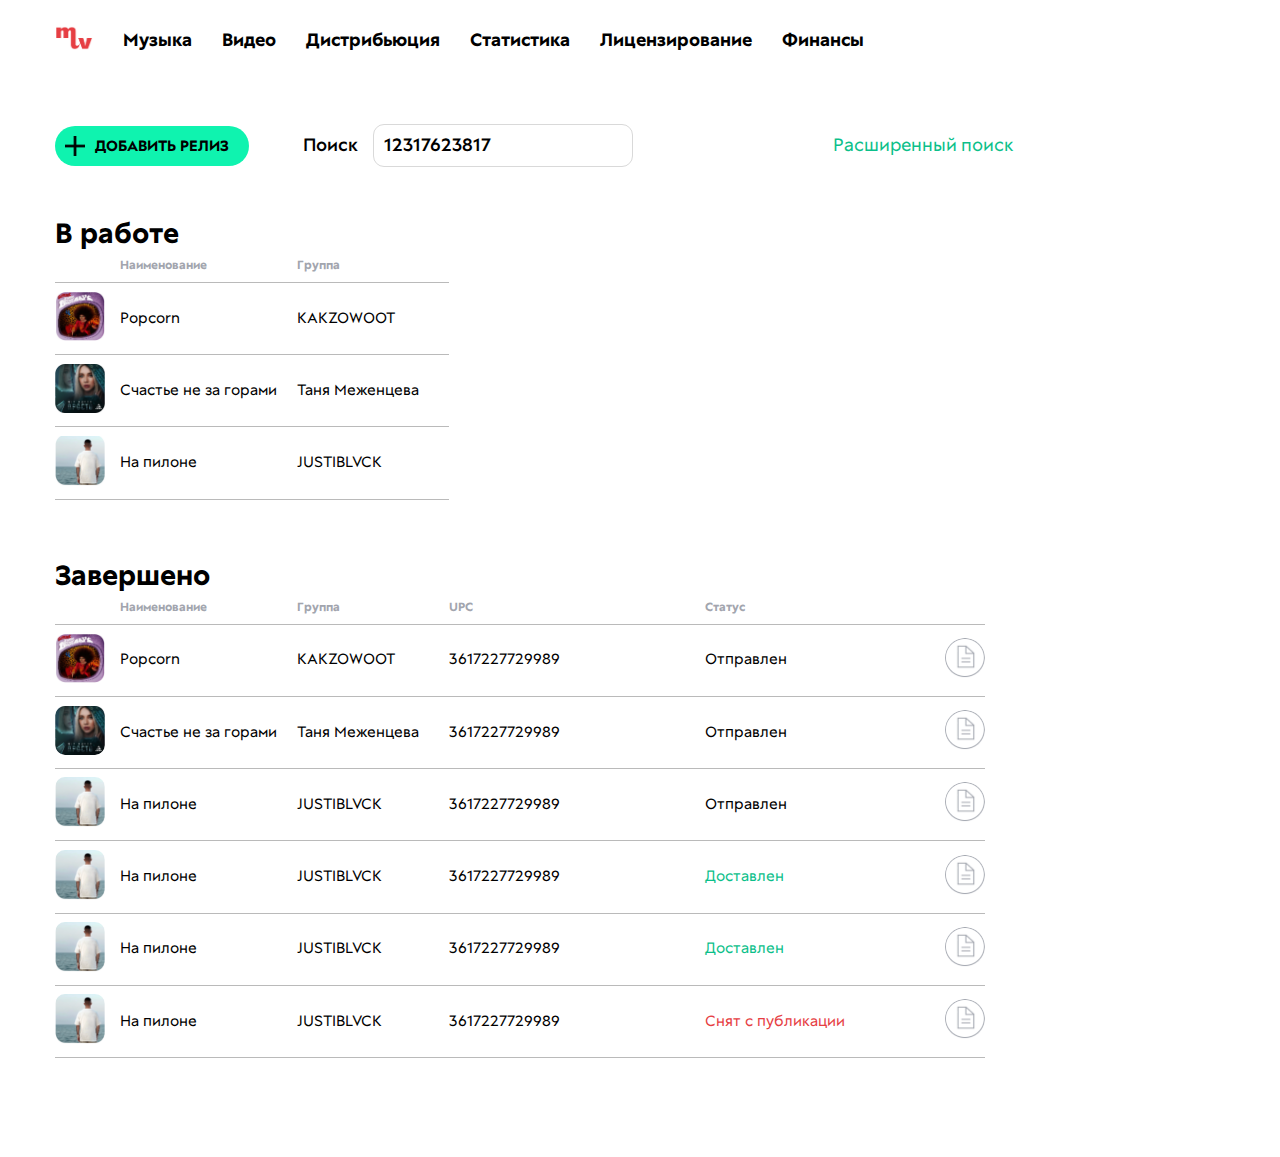
<file: index.html>
<!DOCTYPE html>
<html lang="en">

<head>
    <meta charset="UTF-8">
    <meta name="viewport" content="width=device-width, initial-scale=1.0">
    <link rel="stylesheet" href="css/normalize.css">
    <link rel="stylesheet" href="fonts/stylesheet.css">
    <link rel="stylesheet" href="css/style.css">
    <title>Music app</title>
</head>

<body>

    <div class="wrapper">


        <header class="header">
            <div class="container">
                <div class="header-nav">
                    <div class="header-logo">
                        <a href="/">
                            <img src="images/logo-music-app.png" alt="Logo" width="50" height="50">
                        </a>
                    </div>
                    <ul class="header-nav__list">
                        <li><a class="header-nav__link" href="#">Музыка</a></li>
                        <li><a class="header-nav__link" href="video.html">Видео</a></li>
                        <li><a class="header-nav__link" href="#">Дистрибьюция</a></li>
                        <li><a class="header-nav__link" href="#">Статистика</a></li>
                        <li><a class="header-nav__link" href="#">Лицензирование</a></li>
                        <li><a class="header-nav__link" href="#">Финансы</a></li>
                    </ul>
                </div>
            </div>
        </header>


        <section class="actions">
            <div class="container">
                <div class="actions-block">
                    <a class="default-btn" href="executor.html"><img src="images/plus.png" alt=""> ДОБАВИТЬ РЕЛИЗ</a>
                    <div class="search-block">
                        <label for="">Поиск</label>
                        <input type="search" name="search" id="search" placeholder="12317623817">
                    </div>
                    <a href="#" class="adv-search">Расширенный поиск</a>
                </div>
            </div>
        </section>

        <section class="at-work">
            <div class="container">
                <div class="title">
                    <h2>В работе</h2>
                </div>
                <table class="at-work-table">
                    <thead>
                        <tr>
                            <th></th>
                            <th>Наименование</th>
                            <th>Группа</th>
                        </tr>
                    </thead>
                    <tbody>
                        <tr>
                            <td><img src="images/table-img-1.png" alt="" width="50" height="50"></td>
                            <td>Popcorn</td>
                            <td>KAKZOWOOT</td>
                        </tr>
                        <tr>
                            <td><img src="images/table-img-2.png" alt="" width="50" height="50"></td>
                            <td>Счастье не за горами</td>
                            <td>Таня Меженцева</td>
                        </tr>
                        <tr>
                            <td><img src="images/table-img-3.png" alt="" width="50" height="50"></td>
                            <td>На пилоне</td>
                            <td>JUSTIBLVCK</td>
                        </tr>
                    </tbody>
                </table>
            </div>
        </section>

        <section class="completed">
            <div class="container">
                <div class="title">
                    <h2>Завершено</h2>
                </div>
                <table class="completed-table">
                    <thead>
                        <tr>
                            <th></th>
                            <th>Наименование</th>
                            <th>Группа</th>
                            <th>UPC</th>
                            <th>Статус</th>
                            <th></th>
                        </tr>
                    </thead>
                    <tbody>
                        <tr>
                            <td><img class="table-avatar" src="images/table-img-1.png" alt="" width="50" height="50">
                            </td>
                            <td>Popcorn</td>
                            <td>KAKZOWOOT</td>
                            <td>3617227729989</td>
                            <td>Отправлен</td>
                            <td><img class="table-docx" src="images/docx-img.png" alt="docx"></td>
                        </tr>
                        <tr>
                            <td><img class="table-avatar" src="images/table-img-2.png" alt="" width="50" height="50">
                            </td>
                            <td>Счастье не за горами</td>
                            <td>Таня Меженцева</td>
                            <td>3617227729989</td>
                            <td>Отправлен</td>
                            <td><img class="table-docx" src="images/docx-img.png" alt="docx"></td>
                        </tr>
                        <tr>
                            <td><img class="table-avatar" src="images/table-img-3.png" alt="" width="50" height="50">
                            </td>
                            <td>На пилоне</td>
                            <td>JUSTIBLVCK</td>
                            <td>3617227729989</td>
                            <td>Отправлен</td>
                            <td><img class="table-docx" src="images/docx-img.png" alt="docx"></td>
                        </tr>
                        <tr>
                            <td><img class="table-avatar" src="images/table-img-3.png" alt="" width="50" height="50">
                            </td>
                            <td>На пилоне</td>
                            <td>JUSTIBLVCK</td>
                            <td>3617227729989</td>
                            <td><span class="delivered">Доставлен</span></td>
                            <td><img class="table-docx" src="images/docx-img.png" alt="docx"></td>
                        </tr>
                        <tr>
                            <td><img class="table-avatar" src="images/table-img-3.png" alt="" width="50" height="50">
                            </td>
                            <td>На пилоне</td>
                            <td>JUSTIBLVCK</td>
                            <td>3617227729989</td>
                            <td><span class="delivered">Доставлен</span></td>
                            <td><img class="table-docx" src="images/docx-img.png" alt="docx"></td>
                        </tr>
                        <tr>
                            <td><img class="table-avatar" src="images/table-img-3.png" alt="" width="50" height="50">
                            </td>
                            <td>На пилоне</td>
                            <td>JUSTIBLVCK</td>
                            <td>3617227729989</td>
                            <td><span class="removed">Снят с публикации</span></td>
                            <td><img class="table-docx" src="images/docx-img.png" alt="docx"></td>
                        </tr>
                    </tbody>
                </table>
            </div>
        </section>

    </div>


    <script src="js/main.js"></script>
</body>

</html>
</file>
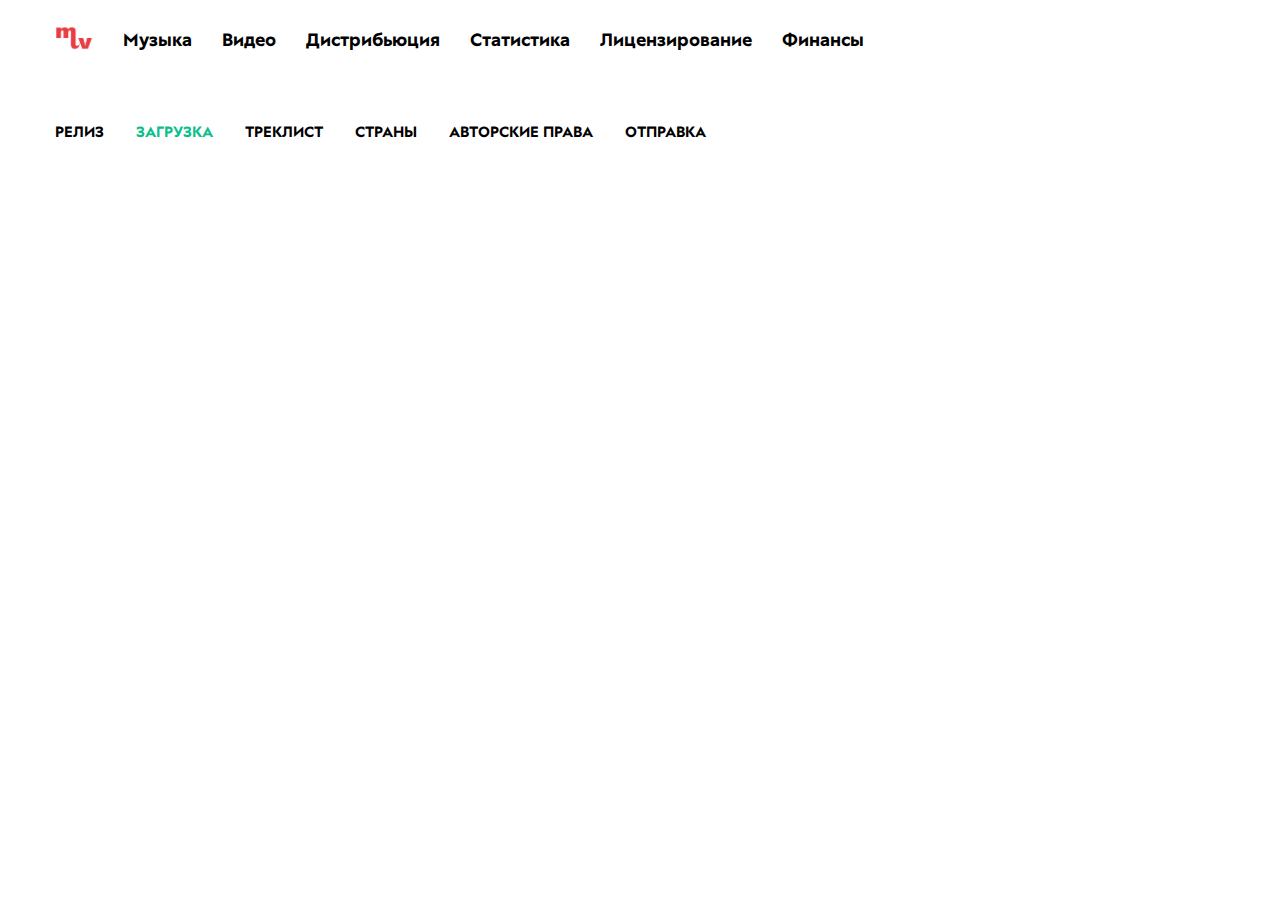
<file: add-track.html>
<!DOCTYPE html>
<html lang="en">

<head>
    <meta charset="UTF-8">
    <meta name="viewport" content="width=device-width, initial-scale=1.0">
    <link rel="stylesheet" href="css/normalize.css">
    <link rel="stylesheet" href="fonts/stylesheet.css">
    <link rel="stylesheet" href="css/style.css">
    <title>Исполнитель</title>
</head>

<body>

    <div class="wrapper">


        <header class="header">
            <div class="container">
                <div class="header-nav">
                    <div class="header-logo">
                        <a href="/">
                            <img src="images/logo-music-app.png" alt="Logo" width="50" height="50">
                        </a>
                    </div>
                    <ul class="header-nav__list">
                        <li><a class="header-nav__link" href="#">Музыка</a></li>
                        <li><a class="header-nav__link" href="video.html">Видео</a></li>
                        <li><a class="header-nav__link" href="#">Дистрибьюция</a></li>
                        <li><a class="header-nav__link" href="#">Статистика</a></li>
                        <li><a class="header-nav__link" href="#">Лицензирование</a></li>
                        <li><a class="header-nav__link" href="#">Финансы</a></li>
                    </ul>
                </div>
            </div>
        </header>

        <!-- Site tabs -->
        <section class="site-tabs">
            <div class="container">
                <div class="site-tabs__content">
                    <div class="site-tabs__block">
                        <ul class="tabs">
                            <li data-tab-target="#release" class="tab">РЕЛИЗ</li>
                            <li data-tab-target="#download" class="active tab">ЗАГРУЗКА</li>
                            <li data-tab-target="#tracklist" class="tab">ТРЕКЛИСТ</li>
                            <li data-tab-target="#country" class="tab">СТРАНЫ</li>
                            <li data-tab-target="#copyright" class="tab">АВТОРСКИЕ ПРАВА</li>
                            <li data-tab-target="#sending" class="tab">ОТПРАВКА</li>
                        </ul>

                        <div class="tab-content">
                            <div id="release" data-tab-content>

                            </div>
                            <div id="download" data-tab-content class="active">

                            </div>
                            <div id="tracklist" data-tab-content>
                                <div class="release-block">
                                    <ul class="release-add">

                                        <li>
                                            <span class="release-txt">Название</span>
                                            <input type="text" placeholder="Венера-Юпитер" class="name-album">
                                        </li>

                                        <li>
                                            <span class="release-txt">Подзаголовок</span>
                                            <input type="text" placeholder="" class="name-album">
                                        </li>

                                        <li>
                                            <span class="release-txt">Исполнитель</span>
                                            <div class="exe-box" style="margin: 0;">
                                                <div class="exe-box__name">
                                                    <img src="images/table-img-1.png" alt="">
                                                    <p>Ваня Дмитриенко</p>
                                                </div>
                                                <button type="button" class="remove-exe-box">+</button>
                                            </div>
                                        </li>
                                        <li>
                                            <span></span>
                                            <div class="exe-box">
                                                <div class="exe-box__name">
                                                    <img src="images/table-img-1.png" alt="">
                                                    <p>Григорий Лепс</p>
                                                </div>
                                                <button type="button" class="remove-exe-box">+</button>
                                            </div>
                                            <button type="button" class="exe-box__add">
                                                <img src="images/add-btn.png" alt="">
                                            </button>
                                        </li>

                                        <li>
                                            <span class="release-txt genre genre-left">Жанр</span>

                                            <select name="singl" id="singl-select">
                                                <option value="">Русская поп-музыка</option>
                                                <option value="dog">Jazz</option>
                                                <option value="cat">Pop</option>
                                            </select>
                                        </li>
                                        <li>
                                            <span class="release-txt label genre-left">℗ PLine</span>
                                            <input type="text" placeholder="" class="name-album">
                                        </li>
                                        <li>
                                            <span class="release-txt label genre-left">Издатель</span>
                                            <input type="text" placeholder="" class="name-album">
                                        </li>
                                        <li>
                                            <span class="release-txt genre genre-left">Год записи</span>

                                            <select name="singl" id="singl-select">
                                                <option value="">2023</option>
                                                <option value="dog">2023</option>
                                                <option value="cat">2022</option>
                                            </select>
                                        </li>
                                        <li>
                                            <span class="release-txt label genre-left">ISRC</span>
                                            <input type="text" placeholder="123456789" class="name-album">
                                        </li>
                                        <li class="switch-li track-switch">
                                            <div class="switch-block">
                                                <label class="switch">
                                                    <input type="checkbox">
                                                    <span class="slider round"></span>
                                                </label>
                                            </div>
                                            <span class="switch-txt">
                                                Присвоить ISRC
                                            </span>
                                        </li>
                                        <li>
                                            <span class="release-txt genre genre-left">Уровень цен</span>

                                            <select name="singl" id="singl-select">
                                                <option value="">Front: 19 руб / 1.29$ / 1.29 €</option>
                                                <option value="dog">2023</option>
                                                <option value="cat">2022</option>
                                            </select>
                                        </li>
                                        <li class="switch-li instrument-block">
                                            <span class="switch-txt instrument-txt">
                                                Инструментальная
                                            </span>
                                            <div class="switch-block" style="text-align: left;">
                                                <label class="switch">
                                                    <input type="checkbox">
                                                    <span class="slider round"></span>
                                                </label>
                                            </div>
                                        </li>

                                        <li class="audio-player__block">
                                            <div class="audio-player__block-item1">
                                                <div class="audio-player__block-inner">
                                                    <span class="release-txt danger-txt">Автор</span>
                                                    <div class="exe-box" style="margin: 0;">
                                                        <div class="exe-box__name">
                                                            <img src="images/table-img-1.png" alt="">
                                                            <p>Ваня Дмитриенко</p>
                                                        </div>
                                                        <button type="button" class="remove-exe-box">+</button>
                                                    </div>
                                                </div>
                                                <div class="audio-player__block-inner">
                                                    <span class="release-txt danger-txt">Композитор</span>
                                                    <div class="exe-box" style="margin: 0;">
                                                        <div class="exe-box__name">
                                                            <img src="images/table-img-1.png" alt="">
                                                            <p>Ваня Дмитриенко</p>
                                                        </div>
                                                        <button type="button" class="remove-exe-box">+</button>
                                                    </div>
                                                </div>
                                                <div class="audio-player__block-inner">
                                                    <select name="singl" id="singl-select" style="width: 150px;">
                                                        <option value="">сингл</option>
                                                        <option value="dog">Dog</option>
                                                        <option value="cat">Cat</option>
                                                    </select>
                                                    <div class="exe-box" style="margin: 0;">
                                                        <div class="exe-box__name">
                                                            <img src="images/table-img-1.png" alt="">
                                                            <p>Ваня Дмитриенко</p>
                                                        </div>
                                                        <button type="button" class="remove-exe-box">+</button>
                                                    </div>
                                                    <button type="button" class="exe-box__add">
                                                        <img src="images/add-btn.png" alt="">
                                                    </button>
                                                </div>
                                            </div>
                                            <div class="audio-player__block-item2">
                                                <div class="audio-player__block-info">
                                                    <label>Файл</label>
                                                    <select name="disks" id="disk-select" class="disk-select">
                                                        <option value="">02 B47_DEMO_MIX_MAS_1_dud.wav</option>
                                                        <option value="">02 B47_DEMO_MIX_MAS_1_dud.wav</option>
                                                        <option value="">02 - Последнее слово.wav</option>
                                                    </select>
                                                </div>
                                                <div class="audio-player__block-info">
                                                    <label>Начало превью</label>
                                                    <span class="prevyu">00:29</span>
                                                </div>
                                                <div class="audio-player__block-info">

                                                    <label></label>
                                                    <audio controls>
                                                        <source
                                                            src="https://ia800905.us.archive.org/19/items/FREE_background_music_dhalius/backsound.mp3"
                                                            type="audio/mp3">
                                                    </audio>

                                                </div>
                                            </div>
                                        </li>

                                        <li>
                                            <span class="release-txt genre genre-left">Ненормативная лексика</span>

                                            <div class="radio_container">
                                                <input type="radio" name="radio" id="one" checked>
                                                <label for="one">Да</label>
                                                <input type="radio" name="radio" id="two">
                                                <label for="two">Нет</label>
                                                <input type="radio" name="radio" id="three">
                                                <label for="three">Чистая версия</label>
                                            </div>
                                        </li>

                                        <li>
                                            <span class="release-txt genre genre-left">Язык названия композиции</span>

                                            <select name="singl" id="singl-select">
                                                <option value="">Русский</option>
                                                <option value="dog">2023</option>
                                                <option value="cat">2022</option>
                                            </select>
                                        </li>
                                        <li>
                                            <span class="release-txt genre genre-left">Язык слов песни</span>

                                            <select name="singl" id="singl-select">
                                                <option value="">Русский</option>
                                                <option value="dog">2023</option>
                                                <option value="cat">2022</option>
                                            </select>
                                        </li>

                                        <li>
                                            <span class="release-txt genre genre-left">Текст песни</span>
                                            <textarea name="songTxt" id="song-txt" cols="30" rows="10"></textarea>
                                        </li>
                                    </ul>


                                </div>

                                <div class="track-actions">
                                    <button type="button" class="save-btn">СОХРАНИТЬ</button>
                                    <button type="button" class="delete-btn"><img src="images/remove-trash.png"
                                            alt="trash" width="30" height="30">
                                        удалить</button>
                                </div>
                            </div>
                            <div id="country" data-tab-content>

                            </div>
                            <div id="copyright" data-tab-content>
                                <h1>News</h1>
                                <p>News is great.</p>
                            </div>
                            <div id="sending" data-tab-content>

                            </div>

                        </div>
                    </div>

                </div>
            </div>
        </section>
    </div>

    <script src="https://code.jquery.com/jquery-3.6.0.slim.min.js"></script>
    <script src="/js/jquery.checktree.js"></script>
    <script src="js/main.js"></script>

    <script>
        $(function () {
            $('ul.tree').checkTree({

            });
        });
    </script>


</body>

</html>
</file>
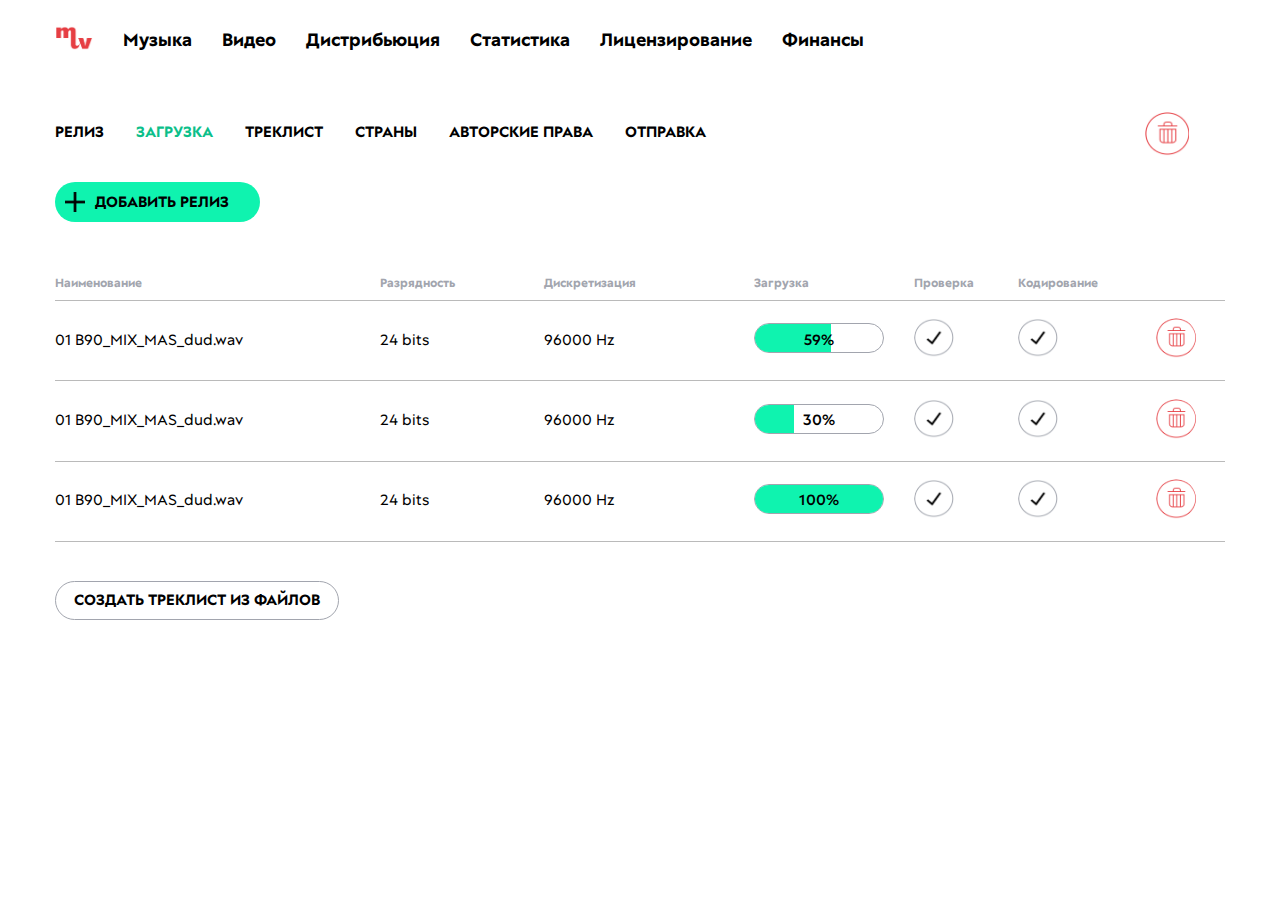
<file: executor.html>
<!DOCTYPE html>
<html lang="en">

<head>
    <meta charset="UTF-8">
    <meta name="viewport" content="width=device-width, initial-scale=1.0">
    <link rel="stylesheet" href="css/normalize.css">
    <link rel="stylesheet" href="fonts/stylesheet.css">
    <link rel="stylesheet" href="css/style.css">
    <title>Исполнитель</title>
</head>

<body>

    <div class="wrapper">


        <header class="header">
            <div class="container">
                <div class="header-nav">
                    <div class="header-logo">
                        <a href="/">
                            <img src="images/logo-music-app.png" alt="Logo" width="50" height="50">
                        </a>
                    </div>
                    <ul class="header-nav__list">
                        <li><a class="header-nav__link" href="#">Музыка</a></li>
                        <li><a class="header-nav__link" href="video.html">Видео</a></li>
                        <li><a class="header-nav__link" href="#">Дистрибьюция</a></li>
                        <li><a class="header-nav__link" href="#">Статистика</a></li>
                        <li><a class="header-nav__link" href="#">Лицензирование</a></li>
                        <li><a class="header-nav__link" href="#">Финансы</a></li>
                    </ul>
                </div>
            </div>
        </header>

        <!-- Site tabs -->
        <section class="site-tabs">
            <div class="container">
                <div class="site-tabs__content">
                    <div class="site-tabs__block">
                        <ul class="tabs">
                            <li data-tab-target="#release" class="tab">РЕЛИЗ</li>
                            <li data-tab-target="#download" class="active tab">ЗАГРУЗКА</li>
                            <li data-tab-target="#tracklist" class="tab">ТРЕКЛИСТ</li>
                            <li data-tab-target="#country" class="tab">СТРАНЫ</li>
                            <li data-tab-target="#copyright" class="tab">АВТОРСКИЕ ПРАВА</li>
                            <li data-tab-target="#sending" class="tab">ОТПРАВКА</li>
                        </ul>

                        <div class="tab-content">
                            <div id="release" data-tab-content>
                                <div class="release-block">
                                    <ul class="release-add">
                                        <li>
                                            <span class="release-txt">формат</span>

                                            <select name="singl" id="singl-select">
                                                <option value="">сингл</option>
                                                <option value="dog">Dog</option>
                                                <option value="cat">Cat</option>
                                            </select>
                                        </li>

                                        <li>
                                            <span class="release-txt">Название релиза</span>
                                            <input type="text" placeholder="Название альбома" class="name-album">
                                        </li>

                                        <li>
                                            <span class="release-txt">Подзаголовок</span>
                                            <input type="text" placeholder="1" class="name-album">
                                        </li>
                                        <li class="switch-li">
                                            <div class="switch-block">
                                                <label class="switch">
                                                    <input type="checkbox">
                                                    <span class="slider round"></span>
                                                </label>
                                            </div>
                                            <span class="switch-txt">
                                                Содержит треки, уже имеющиеся в моем каталоге
                                            </span>
                                        </li>
                                        <li>
                                            <span></span>
                                            <div class="exe-box">
                                                <div class="exe-box__name">
                                                    <img src="images/table-img-1.png" alt="">
                                                    <p>Ваня Дмитриенко</p>
                                                </div>
                                                <button type="button" class="remove-exe-box">+</button>
                                            </div>
                                        </li>
                                        <li>
                                            <span></span>
                                            <div class="exe-box">
                                                <div class="exe-box__name">
                                                    <img src="images/table-img-1.png" alt="">
                                                    <p>Григорий Лепс</p>
                                                </div>
                                                <button type="button" class="remove-exe-box">+</button>
                                            </div>
                                            <button type="button" class="exe-box__add">
                                                <img src="images/add-btn.png" alt="">
                                            </button>
                                        </li>

                                        <li>
                                            <span class="release-txt genre">Жанр</span>

                                            <select name="singl" id="singl-select">
                                                <option value="">Rock & Roll</option>
                                                <option value="dog">Jazz</option>
                                                <option value="cat">Pop</option>
                                            </select>
                                        </li>
                                        <li>
                                            <span class="release-txt label">Лейбл</span>
                                            <input type="text" placeholder="" class="name-album">
                                        </li>
                                        <li>
                                            <span class="release-txt label">℗</span>
                                            <input type="text" placeholder="" class="name-album">
                                        </li>
                                        <li>
                                            <span class="release-txt label">©</span>
                                            <input type="text" placeholder="" class="name-album">
                                        </li>
                                        <li>
                                            <span class="release-txt label">Дата релиза</span>
                                            <input type="text" placeholder="" class="name-album">
                                        </li>
                                        <li>
                                            <span class="release-txt genre">Год записи</span>

                                            <select name="singl" id="singl-select">
                                                <option value="">2023</option>
                                                <option value="dog">2023</option>
                                                <option value="cat">2022</option>
                                            </select>
                                        </li>
                                        <li>
                                            <span class="release-txt label">UPC</span>
                                            <input type="text" placeholder="" class="name-album">
                                        </li>
                                    </ul>
                                    <div class="upload-img">
                                        <div class="Neon Neon-theme-dragdropbox">
                                            <input name="files[]" id="filer_input2" multiple="multiple" type="file">
                                            <div class="Neon-input-dragDrop">
                                                <div class="Neon-input-inner">
                                                    <div class="Neon-input-icon"></div>
                                                    <div class="Neon-input-text">
                                                        <h3>Загрузить изображение</h3>
                                                    </div>
                                                </div>
                                            </div>
                                        </div>
                                        <p class="img-size">Размер 1440×1440 или 3000×3000</p>
                                    </div>
                                </div>
                            </div>
                            <div id="download" data-tab-content class="active">
                                <div class="download-block">
                                    <a class="default-btn add-release" href="executor.html"><img src="images/plus.png"
                                            alt="">
                                        ДОБАВИТЬ РЕЛИЗ</a>
                                    <table class="completed-table download-table">
                                        <thead>
                                            <tr>
                                                <th>Наименование</th>
                                                <th>Разрядность</th>
                                                <th>Дискретизация</th>
                                                <th>Загрузка</th>
                                                <th>Проверка</th>
                                                <th>Кодирование</th>
                                                <th></th>
                                            </tr>
                                        </thead>
                                        <tbody>
                                            <tr>
                                                <td>01 B90_MIX_MAS_dud.wav</td>
                                                <td>24 bits</td>
                                                <td>96000 Hz</td>
                                                <td>
                                                    <div class="progress-bar__wrapper">
                                                        <label class="progress-bar__value" htmlFor="progress-bar"> 59%
                                                        </label>
                                                        <progress id="progress-bar" value="59" max="100"></progress>
                                                    </div>
                                                </td>
                                                <td><img class="table-docx" src="images/check-icon.png" alt="docx"></td>
                                                <td><img class="table-docx" src="images/check-icon.png" alt="docx"></td>
                                                <td><button type="button" class="remove-trash"><img class="table-docx"
                                                            src="images/remove-trash.png" alt="trash"></button>
                                                </td>
                                            </tr>
                                            <tr>
                                                <td>01 B90_MIX_MAS_dud.wav</td>
                                                <td>24 bits</td>
                                                <td>96000 Hz</td>
                                                <td>
                                                    <div class="progress-bar__wrapper">
                                                        <label class="progress-bar__value" htmlFor="progress-bar"> 30%
                                                        </label>
                                                        <progress id="progress-bar" value="30" max="100"></progress>
                                                    </div>
                                                </td>
                                                <td><img class="table-docx" src="images/check-icon.png" alt="docx"></td>
                                                <td><img class="table-docx" src="images/check-icon.png" alt="docx"></td>
                                                <td><button type="button" class="remove-trash"><img class="table-docx"
                                                            src="images/remove-trash.png" alt="trash"></button>
                                                </td>
                                            </tr>
                                            <tr>
                                                <td>01 B90_MIX_MAS_dud.wav</td>
                                                <td>24 bits</td>
                                                <td>96000 Hz</td>
                                                <td>
                                                    <div class="progress-bar__wrapper">
                                                        <label class="progress-bar__value" htmlFor="progress-bar"> 100%
                                                        </label>
                                                        <progress id="progress-bar" value="100" max="100"></progress>
                                                    </div>
                                                </td>
                                                <td><img class="table-docx" src="images/check-icon.png" alt="docx"></td>
                                                <td><img class="table-docx" src="images/check-icon.png" alt="docx"></td>
                                                <td><button type="button" class="remove-trash"><img class="table-docx"
                                                            src="images/remove-trash.png" alt="trash"></button>
                                                </td>
                                            </tr>

                                        </tbody>
                                    </table>

                                    <a href="#" class="create-tracklist">СОЗДАТЬ ТРЕКЛИСТ ИЗ ФАЙЛОВ</a>
                                </div>
                            </div>
                            <div id="tracklist" data-tab-content>

                                <div class="tracklist-block">
                                    <a class="default-btn add-release" href="executor.html"><img src="images/plus.png"
                                            alt="">
                                        ДОБАВИТЬ ТРЕК</a>
                                    <div class="title disk-title">
                                        <h2>Диск 1</h2>
                                    </div>
                                    <table class="completed-table download-table">
                                        <thead>
                                            <tr>
                                                <th></th>
                                                <th>Наименование</th>
                                                <th>Артист</th>
                                                <th></th>
                                                <th></th>
                                            </tr>
                                        </thead>
                                        <tbody>
                                            <tr>
                                                <td><span class="disk-num">01.</span></td>
                                                <td>Вечно молодым (Из т/c "Cтруны")</td>
                                                <td>Ваня Дмитриенко</td>
                                                <td><span class="badge-danger">EXPLICTED</span></td>
                                                <td><button type="button" class="remove-trash"><img class="table-docx"
                                                            src="images/remove-trash.png" alt="trash"></button>
                                                </td>
                                            </tr>
                                            <tr>
                                                <td><span class="disk-num">02.</span></td>
                                                <td>Услышит весь район</td>
                                                <td>Dabro</td>
                                                <td><span class="badge-danger">EXPLICTED</span></td>
                                                <td><button type="button" class="remove-trash"><img class="table-docx"
                                                            src="images/remove-trash.png" alt="trash"></button>
                                                </td>
                                            </tr>

                                        </tbody>
                                    </table>
                                    <div class="title disk-title">
                                        <h2>Диск 2</h2>
                                    </div>
                                    <table class="completed-table download-table">
                                        <thead>
                                            <tr>
                                                <th></th>
                                                <th>Наименование</th>
                                                <th>Артист</th>
                                                <th></th>
                                            </tr>
                                        </thead>
                                        <tbody>
                                            <tr>
                                                <td><span class="disk-num">01.</span></td>
                                                <td>Вечно молодым (Из т/c "Cтруны")</td>
                                                <td>Ваня Дмитриенко</td>
                                                <td><button type="button" class="remove-trash"><img class="table-docx"
                                                            src="images/remove-trash.png" alt="trash"></button>
                                                </td>
                                            </tr>
                                            <tr>
                                                <td><span class="disk-num">02.</span></td>
                                                <td>Услышит весь район</td>
                                                <td>Dabro</td>
                                                <td><button type="button" class="remove-trash"><img class="table-docx"
                                                            src="images/remove-trash.png" alt="trash"></button>
                                                </td>
                                            </tr>

                                        </tbody>
                                    </table>

                                    <a href="#" class="create-tracklist add-section">ДОБАВИТЬ НОВЫЙ РАЗДЕЛ</a>
                                </div>
                            </div>
                            <div id="country" data-tab-content>
                                <div class="country">
                                    <ul class="tree">
                                        <li>
                                            <label>Азия</label>
                                            <input type="checkbox">
                                            <ul>
                                                <li>
                                                    <input type="checkbox" value="pennsylvania">
                                                    <label class="inner-tree">Узбекистан</label>
                                                </li>
                                            </ul>
                                        </li>
                                        <li>
                                            <input type="checkbox">
                                            <label>Европа</label>
                                            <ul class="checktree-sub">
                                                <ul>
                                                    <li>
                                                        <input type="checkbox" value="pennsylvania">
                                                        <label class="inner-tree">Австрия</label>
                                                    </li>
                                                    <li>
                                                        <input type="checkbox" value="pennsylvania">
                                                        <label class="inner-tree">Андорра</label>
                                                    </li>
                                                    <li>
                                                        <input type="checkbox" value="pennsylvania">
                                                        <label class="inner-tree">Болгария</label>
                                                    </li>
                                                    <li>
                                                        <input type="checkbox" value="pennsylvania">
                                                        <label class="inner-tree">Венгрия</label>
                                                    </li>
                                                    <li>
                                                        <input type="checkbox" value="pennsylvania">
                                                        <label class="inner-tree">Грузия</label>
                                                    </li>
                                                    <li>
                                                        <input type="checkbox" value="pennsylvania">
                                                        <label class="inner-tree">Испания</label>
                                                    </li>
                                                    <li>
                                                        <input type="checkbox" value="pennsylvania">
                                                        <label class="inner-tree">Латвия</label>
                                                    </li>
                                                    <li>
                                                        <input type="checkbox" value="pennsylvania">
                                                        <label class="inner-tree">Македония</label>
                                                    </li>
                                                    <li>
                                                        <input type="checkbox" value="pennsylvania">
                                                        <label class="inner-tree">Нидерланды</label>
                                                    </li>
                                                    <li>
                                                        <input type="checkbox" value="pennsylvania">
                                                        <label class="inner-tree">Португалия</label>
                                                    </li>
                                                    <li>
                                                        <input type="checkbox" value="pennsylvania">
                                                        <label class="inner-tree">Сербия и Черногория</label>
                                                    </li>
                                                    <li>
                                                        <input type="checkbox" value="pennsylvania">
                                                        <label class="inner-tree">Украина</label>
                                                    </li>
                                                    <li>
                                                        <input type="checkbox" value="pennsylvania">
                                                        <label class="inner-tree">Хорватия</label>
                                                    </li>
                                                    <li>
                                                        <input type="checkbox" value="pennsylvania">
                                                        <label class="inner-tree">Шпицберген и Ян-Майен</label>
                                                    </li>
                                                </ul>
                                                <ul>
                                                    <li>
                                                        <input type="checkbox" value="pennsylvania">
                                                        <label class="inner-tree">Азербайджан</label>
                                                    </li>
                                                    <li>
                                                        <input type="checkbox" value="pennsylvania">
                                                        <label class="inner-tree">Армения</label>
                                                    </li>
                                                    <li>
                                                        <input type="checkbox" value="pennsylvania">
                                                        <label class="inner-tree">Босния и Герцеговина</label>
                                                    </li>
                                                    <li>
                                                        <input type="checkbox" value="pennsylvania">
                                                        <label class="inner-tree">Германия</label>
                                                    </li>
                                                    <li>
                                                        <input type="checkbox" value="pennsylvania">
                                                        <label class="inner-tree">Дания</label>
                                                    </li>
                                                    <li>
                                                        <input type="checkbox" value="pennsylvania">
                                                        <label class="inner-tree">Италия</label>
                                                    </li>
                                                    <li>
                                                        <input type="checkbox" value="pennsylvania">
                                                        <label class="inner-tree">Литва</label>
                                                    </li>
                                                    <li>
                                                        <input type="checkbox" value="pennsylvania">
                                                        <label class="inner-tree">Мальта</label>
                                                    </li>
                                                    <li>
                                                        <input type="checkbox" value="pennsylvania">
                                                        <label class="inner-tree">Норвегия</label>
                                                    </li>
                                                    <li>
                                                        <input type="checkbox" value="pennsylvania">
                                                        <label class="inner-tree">Российская Федерация</label>
                                                    </li>
                                                    <li>
                                                        <input type="checkbox" value="pennsylvania">
                                                        <label class="inner-tree">Словакия</label>
                                                    </li>
                                                    <li>
                                                        <input type="checkbox" value="pennsylvania">
                                                        <label class="inner-tree">Фарерские острова</label>
                                                    </li>
                                                    <li>
                                                        <input type="checkbox" value="pennsylvania">
                                                        <label class="inner-tree">Чехия</label>
                                                    </li>
                                                    <li>
                                                        <input type="checkbox" value="pennsylvania">
                                                        <label class="inner-tree">Эстония</label>
                                                    </li>
                                                </ul>
                                                <ul>
                                                    <li>
                                                        <input type="checkbox" value="pennsylvania">
                                                        <label class="inner-tree">Аландские острова</label>
                                                    </li>
                                                    <li>
                                                        <input type="checkbox" value="pennsylvania">
                                                        <label class="inner-tree">Белоруссия</label>
                                                    </li>
                                                    <li>
                                                        <input type="checkbox" value="pennsylvania">
                                                        <label class="inner-tree">Ватикан</label>
                                                    </li>
                                                    <li>
                                                        <input type="checkbox" value="pennsylvania">
                                                        <label class="inner-tree">Ирландия</label>
                                                    </li>
                                                    <li>
                                                        <input type="checkbox" value="pennsylvania">
                                                        <label class="inner-tree">Казахстан</label>
                                                    </li>
                                                    <li>
                                                        <input type="checkbox" value="pennsylvania">
                                                        <label class="inner-tree">Лихтенштейн</label>
                                                    </li>
                                                    <li>
                                                        <input type="checkbox" value="pennsylvania">
                                                        <label class="inner-tree">Молдова</label>
                                                    </li>
                                                    <li>
                                                        <input type="checkbox" value="pennsylvania">
                                                        <label class="inner-tree">Остров Святой Елены</label>
                                                    </li>
                                                    <li>
                                                        <input type="checkbox" value="pennsylvania">
                                                        <label class="inner-tree">Румыния</label>
                                                    </li>
                                                    <li>
                                                        <input type="checkbox" value="pennsylvania">
                                                        <label class="inner-tree">Словения</label>
                                                    </li>
                                                    <li>
                                                        <input type="checkbox" value="pennsylvania">
                                                        <label class="inner-tree">Финляндия</label>
                                                    </li>
                                                    <li>
                                                        <input type="checkbox" value="pennsylvania">
                                                        <label class="inner-tree">Швейцария</label>
                                                    </li>
                                                    <li>
                                                        <input type="checkbox" value="pennsylvania">
                                                        <label class="inner-tree">Австрия</label>
                                                    </li>
                                                    <li>
                                                        <input type="checkbox" value="pennsylvania">
                                                        <label class="inner-tree">Гибралтар</label>
                                                    </li>
                                                </ul>
                                                <ul>
                                                    <li>
                                                        <input type="checkbox" value="pennsylvania">
                                                        <label class="inner-tree">Албания</label>
                                                    </li>
                                                    <li>
                                                        <input type="checkbox" value="pennsylvania">
                                                        <label class="inner-tree">Бельгия</label>
                                                    </li>
                                                    <li>
                                                        <input type="checkbox" value="pennsylvania">
                                                        <label class="inner-tree">Великобритания</label>
                                                    </li>
                                                    <li>
                                                        <input type="checkbox" value="pennsylvania">
                                                        <label class="inner-tree">Греция</label>
                                                    </li>
                                                    <li>
                                                        <input type="checkbox" value="pennsylvania">
                                                        <label class="inner-tree">Исландия</label>
                                                    </li>
                                                    <li>
                                                        <input type="checkbox" value="pennsylvania">
                                                        <label class="inner-tree">Кипр</label>
                                                    </li>
                                                    <li>
                                                        <input type="checkbox" value="pennsylvania">
                                                        <label class="inner-tree">Люксембург</label>
                                                    </li>
                                                    <li>
                                                        <input type="checkbox" value="pennsylvania">
                                                        <label class="inner-tree">Монако</label>
                                                    </li>
                                                    <li>
                                                        <input type="checkbox" value="pennsylvania">
                                                        <label class="inner-tree">Польша</label>
                                                    </li>
                                                    <li>
                                                        <input type="checkbox" value="pennsylvania">
                                                        <label class="inner-tree">Сан-Марино</label>
                                                    </li>
                                                    <li>
                                                        <input type="checkbox" value="pennsylvania">
                                                        <label class="inner-tree">Турция</label>
                                                    </li>
                                                    <li>
                                                        <input type="checkbox" value="pennsylvania">
                                                        <label class="inner-tree">Франция</label>
                                                    </li>
                                                    <li>
                                                        <input type="checkbox" value="pennsylvania">
                                                        <label class="inner-tree">Швеция</label>
                                                    </li>
                                                    <li>
                                                        <input type="checkbox" value="pennsylvania">
                                                        <label class="inner-tree">Азербайджан</label>
                                                    </li>
                                                </ul>
                                            </ul>
                                        </li>
                                        <li>
                                            <label>Африка</label>
                                            <input type="checkbox">
                                            <ul>
                                                <li>
                                                    <input type="checkbox" value="pennsylvania">
                                                    <label class="inner-tree">Африка</label>
                                                </li>
                                            </ul>
                                        </li>
                                        <li>
                                            <label>Австралия</label>
                                            <input type="checkbox">
                                            <ul>
                                                <li>
                                                    <input type="checkbox" value="pennsylvania">
                                                    <label class="inner-tree">Австралия</label>
                                                </li>
                                            </ul>
                                        </li>
                                        <li>
                                            <label>Северная Америка</label>
                                            <input type="checkbox">
                                            <ul>
                                                <li>
                                                    <input type="checkbox" value="pennsylvania">
                                                    <label class="inner-tree">Северная Америка</label>
                                                </li>
                                            </ul>
                                        </li>
                                        <li>
                                            <label>Южная Америка</label>
                                            <input type="checkbox">
                                            <ul>
                                                <li>
                                                    <input type="checkbox" value="pennsylvania">
                                                    <label class="inner-tree">Южная Америка</label>
                                                </li>
                                            </ul>
                                        </li>
                                        <li>
                                            <label>Антарктика</label>
                                            <input type="checkbox">
                                            <ul>
                                                <li>
                                                    <input type="checkbox" value="pennsylvania">
                                                    <label class="inner-tree">Антарктика</label>
                                                </li>
                                            </ul>
                                        </li>
                                    </ul>
                                </div>
                            </div>
                            <div id="copyright" data-tab-content>
                                <h1>News</h1>
                                <p>News is great.</p>
                            </div>
                            <div id="sending" data-tab-content>
                                <div class="sending">

                                    <div class="errors-block">
                                        <span>7 ошибок</span>
                                        <span></span>
                                        <span>10 ошибок</span>
                                        <span>1 ошибок</span>
                                        <span>1 ошибок</span>
                                    </div>

                                    <div class="title disk-title">
                                        <h2>Диск 1</h2>
                                    </div>
                                    <table class="completed-table download-table">
                                        <thead>
                                            <tr>
                                                <th></th>
                                                <th class="table-name-th">Наименование</th>
                                                <th>Артист</th>
                                                <th>Артист</th>
                                                <th>ISRC</th>
                                                <th></th>
                                            </tr>
                                        </thead>
                                        <tbody>
                                            <tr>
                                                <td><span class="disk-num">01.</span></td>
                                                <td>
                                                    <select name="disks" id="disk-select" class="disk-select">
                                                        <option value=""></option>
                                                        <option value="">01 - Последнее слово.wav</option>
                                                        <option value="">02 - Последнее слово.wav</option>
                                                    </select>
                                                </td>
                                                <td>Вечно молодым (Из т/c “Cтруны”)
                                                    <p class="title-subtitle">Подзаголовок/версия</p>
                                                </td>
                                                <td>Ваня Дмитриенко</td>
                                                <td>QZGLS2084280</td>
                                                <td><span class="badge-error">10 ошибок</span></td>

                                            </tr>
                                            <tr>
                                                <td><span class="disk-num">02.</span></td>
                                                <td>
                                                    <select name="disks" id="disk-select" class="disk-select">
                                                        <option value=""></option>
                                                        <option value="">02 B47_DEMO_MIX_MAS_1_dud.wav</option>
                                                        <option value="">02 - Последнее слово.wav</option>
                                                    </select>
                                                </td>
                                                <td>Вечно молодым (Из т/c “Cтруны”)
                                                    <p class="title-subtitle">Подзаголовок/версия</p>
                                                </td>
                                                <td>Ваня Дмитриенко</td>
                                                <td>QZGLS2084280</td>
                                                <td><span class="badge-error">10 ошибок</span></td>

                                            </tr>
                                            <tr>
                                                <td><span class="disk-num">03.</span></td>
                                                <td>
                                                    <select name="disks" id="disk-select"
                                                        class="disk-select disk-select__danger">
                                                        <option value=""></option>
                                                        <option value="">02 B47_DEMO_MIX_MAS_1_dud.wav</option>
                                                        <option value="">02 - Последнее слово.wav</option>
                                                    </select>
                                                </td>
                                                <td>Вечно молодым (Из т/c “Cтруны”)
                                                    <p class="title-subtitle">Подзаголовок/версия</p>
                                                </td>
                                                <td>Ваня Дмитриенко</td>
                                                <td>QZGLS2084280</td>
                                                <td><span class="badge-error">10 ошибок</span></td>

                                            </tr>


                                        </tbody>
                                    </table>
                                </div>
                            </div>

                        </div>
                    </div>
                    <button class="remove-release">
                        <img src="images/remove-trash.png" alt="trash">
                    </button>
                </div>
            </div>
        </section>
    </div>

    <script src="https://code.jquery.com/jquery-3.6.0.slim.min.js"></script>
    <script src="/js/jquery.checktree.js"></script>
    <script src="js/main.js"></script>

    <script>
        $(function () {
            $('ul.tree').checkTree({

            });
        });
    </script>


</body>

</html>
</file>
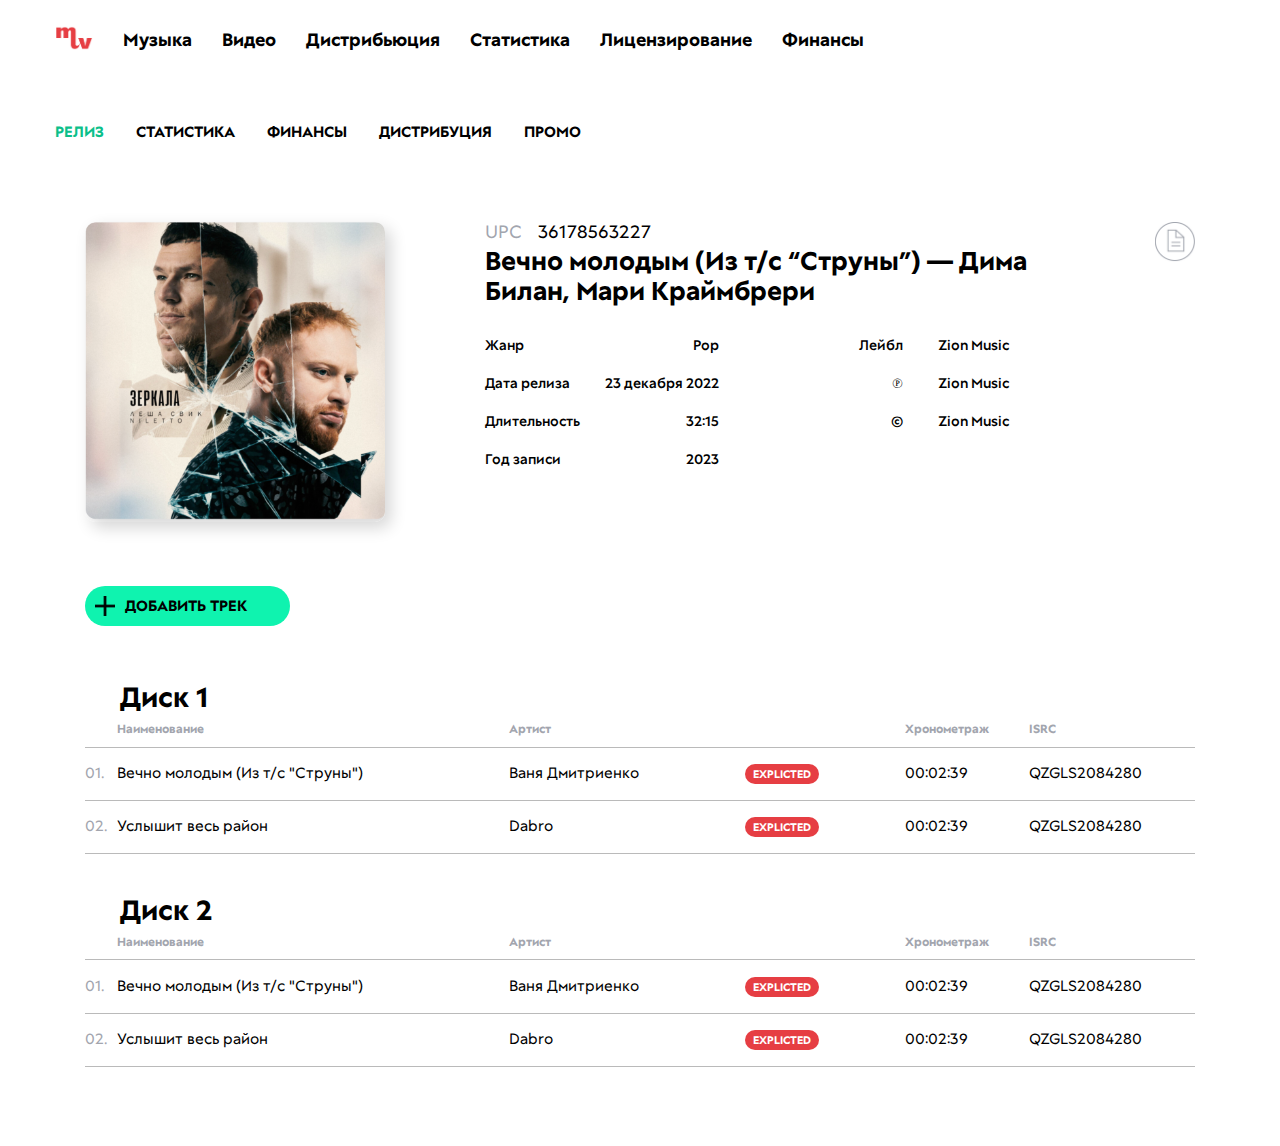
<file: release.html>
<!DOCTYPE html>
<html lang="en">

<head>
    <meta charset="UTF-8">
    <meta name="viewport" content="width=device-width, initial-scale=1.0">
    <link rel="stylesheet" href="css/normalize.css">
    <link rel="stylesheet" href="fonts/stylesheet.css">
    <link rel="stylesheet" href="css/style.css">
    <title>РЕЛИЗ</title>
</head>

<body>

    <div class="wrapper">


        <header class="header">
            <div class="container">
                <div class="header-nav">
                    <div class="header-logo">
                        <a href="/">
                            <img src="images/logo-music-app.png" alt="Logo" width="50" height="50">
                        </a>
                    </div>
                    <ul class="header-nav__list">
                        <li><a class="header-nav__link" href="#">Музыка</a></li>
                        <li><a class="header-nav__link" href="video.html">Видео</a></li>
                        <li><a class="header-nav__link" href="#">Дистрибьюция</a></li>
                        <li><a class="header-nav__link" href="#">Статистика</a></li>
                        <li><a class="header-nav__link" href="#">Лицензирование</a></li>
                        <li><a class="header-nav__link" href="#">Финансы</a></li>
                    </ul>
                </div>
            </div>
        </header>

        <!-- Site tabs -->
        <section class="site-tabs">
            <div class="container">
                <div class="site-tabs__content">
                    <div class="site-tabs__block">
                        <ul class="tabs">
                            <li data-tab-target="#release" class="active tab">РЕЛИЗ</li>
                            <li data-tab-target="#stat" class=" tab">CТАТИСТИКА</li>
                            <li data-tab-target="#finance" class="tab">ФИНАНСЫ</li>
                            <li data-tab-target="#dist" class="tab">ДИСТРИБУЦИЯ</li>
                            <li data-tab-target="#promo" class="tab">ПРОМО</li>
                        </ul>

                        <div class="tab-content">
                            <div id="release" data-tab-content class="release-one active">
                                <div class="release-view">
                                    <div class="release-view__img">
                                        <img src="images/banner-img.png" alt="banner" width="300" height="300">
                                    </div>
                                    <div class="release-view__info">
                                        <div class="upc-txt">
                                            <span>UPC</span> 36178563227
                                        </div>
                                        <h3 class="release-view__info-title">Вечно молодым (Из т/c “Cтруны”) — Дима
                                            Билан, Мари Краймбрери</h3>
                                        <div class="release-view__info-details">
                                            <ul class="release-view__info-list">
                                                <li><span>Жанр</span> <span>Pop</span></li>
                                                <li><span>Дата релиза</span> <span>23 декабря 2022</span></li>
                                                <li><span>Длительность</span> <span>32:15</span></li>
                                                <li><span>Год записи</span> <span>2023</span></li>
                                            </ul>
                                            <ul class="release-view__info-list">
                                                <li><span>Лейбл</span> <span>Zion Music</span></li>
                                                <li><span style="margin-left: auto;">℗</span> <span>Zion Music</span>
                                                </li>
                                                <li><span style="margin-left: auto;">©</span> <span>Zion Music</span>
                                                </li>
                                            </ul>
                                        </div>
                                    </div>
                                    <a href="#"><img src="images/docx-img.png" alt="" width="40" height="40"></a>
                                </div>
                                <div class="tracklist-block">
                                    <a class="default-btn add-release" href="executor.html"><img src="images/plus.png"
                                            alt="">
                                        ДОБАВИТЬ ТРЕК</a>
                                    <div class="title disk-title">
                                        <h2>Диск 1</h2>
                                    </div>
                                    <table class="completed-table download-table">
                                        <thead>
                                            <tr>
                                                <th></th>
                                                <th>Наименование</th>
                                                <th>Артист</th>
                                                <th></th>
                                                <th>Хронометраж</th>
                                                <th>ISRC</th>
                                            </tr>
                                        </thead>
                                        <tbody>
                                            <tr>
                                                <td><span class="disk-num">01.</span></td>
                                                <td>Вечно молодым (Из т/c "Cтруны")</td>
                                                <td>Ваня Дмитриенко</td>
                                                <td><span class="badge-danger">EXPLICTED</span></td>
                                                <td>00:02:39
                                                </td>
                                                <td>QZGLS2084280</td>
                                            </tr>
                                            <tr>
                                                <td><span class="disk-num">02.</span></td>
                                                <td>Услышит весь район</td>
                                                <td>Dabro</td>
                                                <td><span class="badge-danger">EXPLICTED</span></td>
                                                <td>00:02:39
                                                </td>
                                                <td>QZGLS2084280</td>
                                            </tr>

                                        </tbody>
                                    </table>
                                    <div class="title disk-title">
                                        <h2>Диск 2</h2>
                                    </div>

                                    <table class="completed-table download-table">
                                        <thead>
                                            <tr>
                                                <th></th>
                                                <th>Наименование</th>
                                                <th>Артист</th>
                                                <th></th>
                                                <th>Хронометраж</th>
                                                <th>ISRC</th>
                                            </tr>
                                        </thead>
                                        <tbody>
                                            <tr>
                                                <td><span class="disk-num">01.</span></td>
                                                <td>Вечно молодым (Из т/c "Cтруны")</td>
                                                <td>Ваня Дмитриенко</td>
                                                <td><span class="badge-danger">EXPLICTED</span></td>
                                                <td>00:02:39
                                                </td>
                                                <td>QZGLS2084280</td>
                                            </tr>
                                            <tr>
                                                <td><span class="disk-num">02.</span></td>
                                                <td>Услышит весь район</td>
                                                <td>Dabro</td>
                                                <td><span class="badge-danger">EXPLICTED</span></td>
                                                <td>00:02:39
                                                </td>
                                                <td>QZGLS2084280</td>
                                            </tr>

                                        </tbody>
                                    </table>

                                </div>
                            </div>
                            <div id="stat" data-tab-content>

                            </div>
                            <div id="finance" data-tab-content>

                            </div>
                            <div id="dist" data-tab-content>

                            </div>
                            <div id="promo" data-tab-content>

                            </div>

                        </div>
                    </div>

                </div>
            </div>
        </section>
    </div>

    <script src="https://code.jquery.com/jquery-3.6.0.slim.min.js"></script>
    <script src="/js/jquery.checktree.js"></script>
    <script src="js/main.js"></script>

    <script>
        $(function () {
            $('ul.tree').checkTree({

            });
        });
    </script>


</body>

</html>
</file>
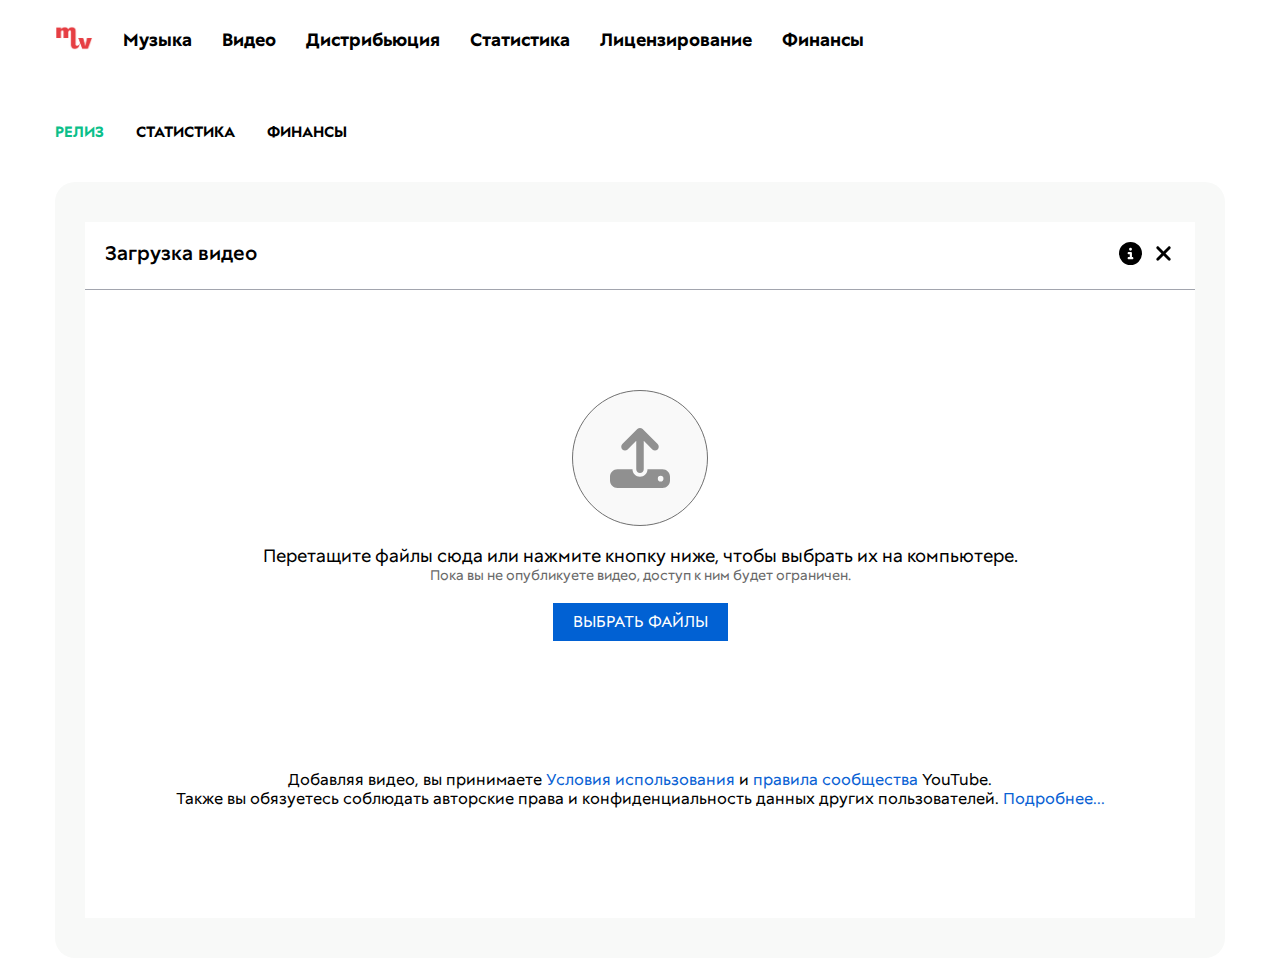
<file: upload-video.html>
<!DOCTYPE html>
<html lang="en">

<head>
    <meta charset="UTF-8">
    <meta name="viewport" content="width=device-width, initial-scale=1.0">
    <link rel="stylesheet" href="css/normalize.css">
    <link rel="stylesheet" href="fonts/stylesheet.css">
    <link rel="stylesheet" href="css/style.css">
    <title>РЕЛИЗ</title>
</head>

<body>

    <div class="wrapper">


        <header class="header">
            <div class="container">
                <div class="header-nav">
                    <div class="header-logo">
                        <a href="/">
                            <img src="images/logo-music-app.png" alt="Logo" width="50" height="50">
                        </a>
                    </div>
                    <ul class="header-nav__list">
                        <li><a class="header-nav__link" href="#">Музыка</a></li>
                        <li><a class="header-nav__link" href="video.html">Видео</a></li>
                        <li><a class="header-nav__link" href="#">Дистрибьюция</a></li>
                        <li><a class="header-nav__link" href="#">Статистика</a></li>
                        <li><a class="header-nav__link" href="#">Лицензирование</a></li>
                        <li><a class="header-nav__link" href="#">Финансы</a></li>
                    </ul>
                </div>
            </div>
        </header>

        <!-- Site tabs -->
        <section class="site-tabs">
            <div class="container">
                <div class="site-tabs__content">
                    <div class="site-tabs__block">
                        <ul class="tabs">
                            <li data-tab-target="#release" class="active tab">РЕЛИЗ</li>
                            <li data-tab-target="#stat" class=" tab">CТАТИСТИКА</li>
                            <li data-tab-target="#finance" class="tab">ФИНАНСЫ</li>
                        </ul>

                        <div class="tab-content">
                            <div id="release" data-tab-content class="upload-video active">
                                <div class="upload-video__block">
                                    <div class="upload-video__block-header">
                                        <p>Загрузка видео </p>
                                        <div class="upload-video__block-header-btns">
                                            <button type="button"><img src="images/circle-info-solid.svg"
                                                    alt=""></button>
                                            <button type="button"><img src="images/xmark-solid.svg" alt=""></button>
                                        </div>
                                    </div>
                                    <div class="upload-video__block-body">

                                        <div class="video-upload-img">
                                            <img src="images/upload-solid.svg" alt="" width="60" height="60">
                                        </div>

                                        <div class="card">

                                            <div class="drop_box">
                                                <p>Перетащите файлы сюда или нажмите кнопку ниже, чтобы выбрать их на
                                                    компьютере.
                                                    <span>Пока вы не опубликуете видео, доступ к ним будет
                                                        ограничен.</span>
                                                </p>
                                                <input type="file" hidden id="fileID" style="display:none;">
                                                <button class="btn">ВЫБРАТЬ ФАЙЛЫ</button>
                                                <div class="upload-video__block-txt">
                                                    <span>Добавляя видео, вы принимаете <a href="#">Условия
                                                            использования</a>
                                                        и <a href="#">правила
                                                            сообщества</a> YouTube.</span>
                                                    Также вы обязуетесь соблюдать авторские права и конфиденциальность
                                                    данных других пользователей. <a href="#">Подробнее...</a>
                                                </div>
                                            </div>

                                        </div>
                                    </div>

                                </div>
                            </div>
                            <div id="stat" data-tab-content>

                            </div>
                            <div id="finance" data-tab-content>

                            </div>

                        </div>
                    </div>

                </div>
            </div>
        </section>
    </div>

    <script src="https://code.jquery.com/jquery-3.6.0.slim.min.js"></script>
    <script src="/js/jquery.checktree.js"></script>
    <script src="js/main.js"></script>

    <script>
        $(function () {
            $('ul.tree').checkTree({

            });
        });
    </script>


</body>

</html>
</file>
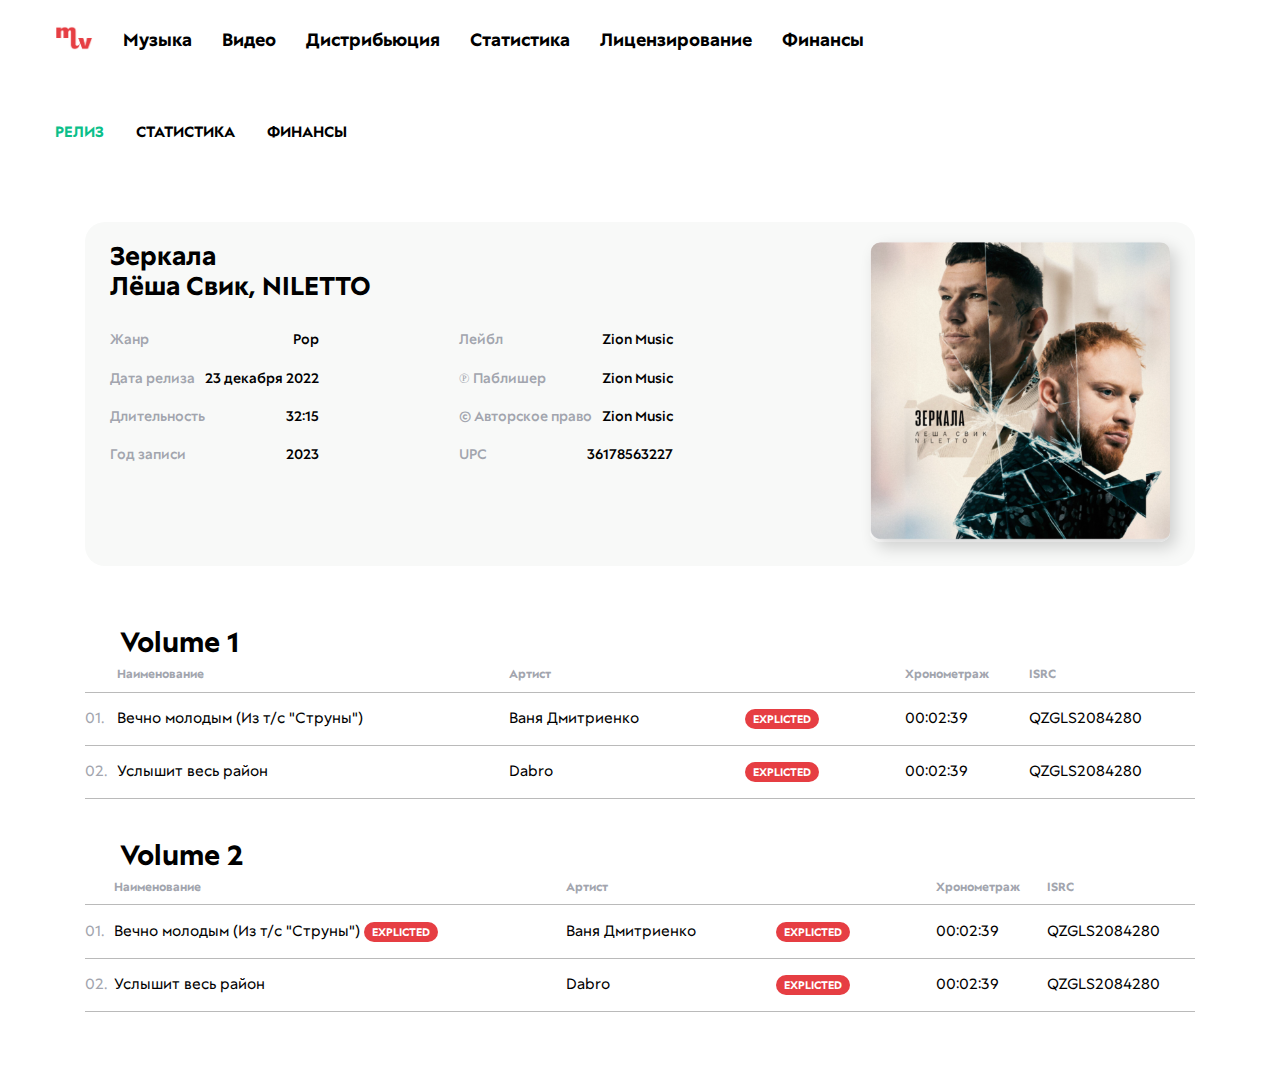
<file: video-release.html>
<!DOCTYPE html>
<html lang="en">

<head>
    <meta charset="UTF-8">
    <meta name="viewport" content="width=device-width, initial-scale=1.0">
    <link rel="stylesheet" href="css/normalize.css">
    <link rel="stylesheet" href="fonts/stylesheet.css">
    <link rel="stylesheet" href="css/style.css">
    <title>РЕЛИЗ</title>
</head>

<body>

    <div class="wrapper">


        <header class="header">
            <div class="container">
                <div class="header-nav">
                    <div class="header-logo">
                        <a href="/">
                            <img src="images/logo-music-app.png" alt="Logo" width="50" height="50">
                        </a>
                    </div>
                    <ul class="header-nav__list">
                        <li><a class="header-nav__link" href="#">Музыка</a></li>
                        <li><a class="header-nav__link" href="video.html">Видео</a></li>
                        <li><a class="header-nav__link" href="#">Дистрибьюция</a></li>
                        <li><a class="header-nav__link" href="#">Статистика</a></li>
                        <li><a class="header-nav__link" href="#">Лицензирование</a></li>
                        <li><a class="header-nav__link" href="#">Финансы</a></li>
                    </ul>
                </div>
            </div>
        </header>

        <!-- Site tabs -->
        <section class="site-tabs">
            <div class="container">
                <div class="site-tabs__content">
                    <div class="site-tabs__block">
                        <ul class="tabs">
                            <li data-tab-target="#release" class="active tab">РЕЛИЗ</li>
                            <li data-tab-target="#stat" class=" tab">CТАТИСТИКА</li>
                            <li data-tab-target="#finance" class="tab">ФИНАНСЫ</li>
                        </ul>

                        <div class="tab-content">
                            <div id="release" data-tab-content class="release-one active">
                                <div class="release-view video-release__view">

                                    <div class="release-view__info">

                                        <h3 class="release-view__info-title">Зеркала
                                            <p>Лёша Свик, NILETTO</p>
                                        </h3>
                                        <div class="release-view__info-details">
                                            <ul class="release-view__info-list">
                                                <li><span class="text-gray">Жанр</span> <span>Pop</span></li>
                                                <li><span class="text-gray">Дата релиза</span> <span>23 декабря
                                                        2022</span></li>
                                                <li><span class="text-gray"> Длительность</span> <span>32:15</span></li>
                                                <li><span class="text-gray">Год записи</span> <span>2023</span></li>
                                            </ul>
                                            <ul class="release-view__info-list">
                                                <li><span class="text-gray">Лейбл</span> <span>Zion Music</span></li>
                                                <li><span class="text-gray"">℗ Паблишер</span>
                                                    <span>Zion
                                                        Music</span>
                                                </li>
                                                <li><span class=" text-gray"">© Авторское
                                                        право</span> <span>Zion
                                                        Music</span>
                                                </li>
                                                <li><span class="text-gray"">UPC</span>
                                                    <span>36178563227</span>
                                                </li>
                                            </ul>
                                        </div>
                                    </div>

                                    <div class=" release-view__img">
                                                        <img src="images/banner-img.png" alt="banner" width="300"
                                                            height="300">
                                        </div>

                                    </div>
                                    <div class="tracklist-block">

                                        <div class="title disk-title">
                                            <h2>Volume 1</h2>
                                        </div>
                                        <table class="completed-table download-table">
                                            <thead>
                                                <tr>
                                                    <th></th>
                                                    <th>Наименование</th>
                                                    <th>Артист</th>
                                                    <th></th>
                                                    <th>Хронометраж</th>
                                                    <th>ISRC</th>
                                                </tr>
                                            </thead>
                                            <tbody>
                                                <tr>
                                                    <td><span class="disk-num">01.</span></td>
                                                    <td>Вечно молодым (Из т/c "Cтруны")</td>
                                                    <td>Ваня Дмитриенко</td>
                                                    <td><span class="badge-danger">EXPLICTED</span></td>
                                                    <td>00:02:39
                                                    </td>
                                                    <td>QZGLS2084280</td>
                                                </tr>
                                                <tr>
                                                    <td><span class="disk-num">02.</span></td>
                                                    <td>Услышит весь район</td>
                                                    <td>Dabro</td>
                                                    <td><span class="badge-danger">EXPLICTED</span></td>
                                                    <td>00:02:39
                                                    </td>
                                                    <td>QZGLS2084280</td>
                                                </tr>

                                            </tbody>
                                        </table>
                                        <div class="title disk-title">
                                            <h2>Volume 2</h2>
                                        </div>

                                        <table class="completed-table download-table">
                                            <thead>
                                                <tr>
                                                    <th></th>
                                                    <th>Наименование</th>
                                                    <th>Артист</th>
                                                    <th></th>
                                                    <th>Хронометраж</th>
                                                    <th>ISRC</th>
                                                </tr>
                                            </thead>
                                            <tbody>
                                                <tr>
                                                    <td><span class="disk-num">01.</span></td>
                                                    <td>Вечно молодым (Из т/c "Cтруны") <span
                                                            class="badge-danger">EXPLICTED</span></td>
                                                    <td>Ваня Дмитриенко</td>
                                                    <td><span class="badge-danger">EXPLICTED</span></td>
                                                    <td>00:02:39
                                                    </td>
                                                    <td>QZGLS2084280</td>
                                                </tr>
                                                <tr>
                                                    <td><span class="disk-num">02.</span></td>
                                                    <td>Услышит весь район</td>
                                                    <td>Dabro</td>
                                                    <td><span class="badge-danger">EXPLICTED</span></td>
                                                    <td>00:02:39
                                                    </td>
                                                    <td>QZGLS2084280</td>
                                                </tr>

                                            </tbody>
                                        </table>

                                    </div>
                                </div>
                                <div id="stat" data-tab-content>

                                </div>
                                <div id="finance" data-tab-content>

                                </div>

                            </div>
                        </div>

                    </div>
                </div>
        </section>
    </div>

    <script src="https://code.jquery.com/jquery-3.6.0.slim.min.js"></script>
    <script src="/js/jquery.checktree.js"></script>
    <script src="js/main.js"></script>

    <script>
        $(function () {
            $('ul.tree').checkTree({

            });
        });
    </script>


</body>

</html>
</file>
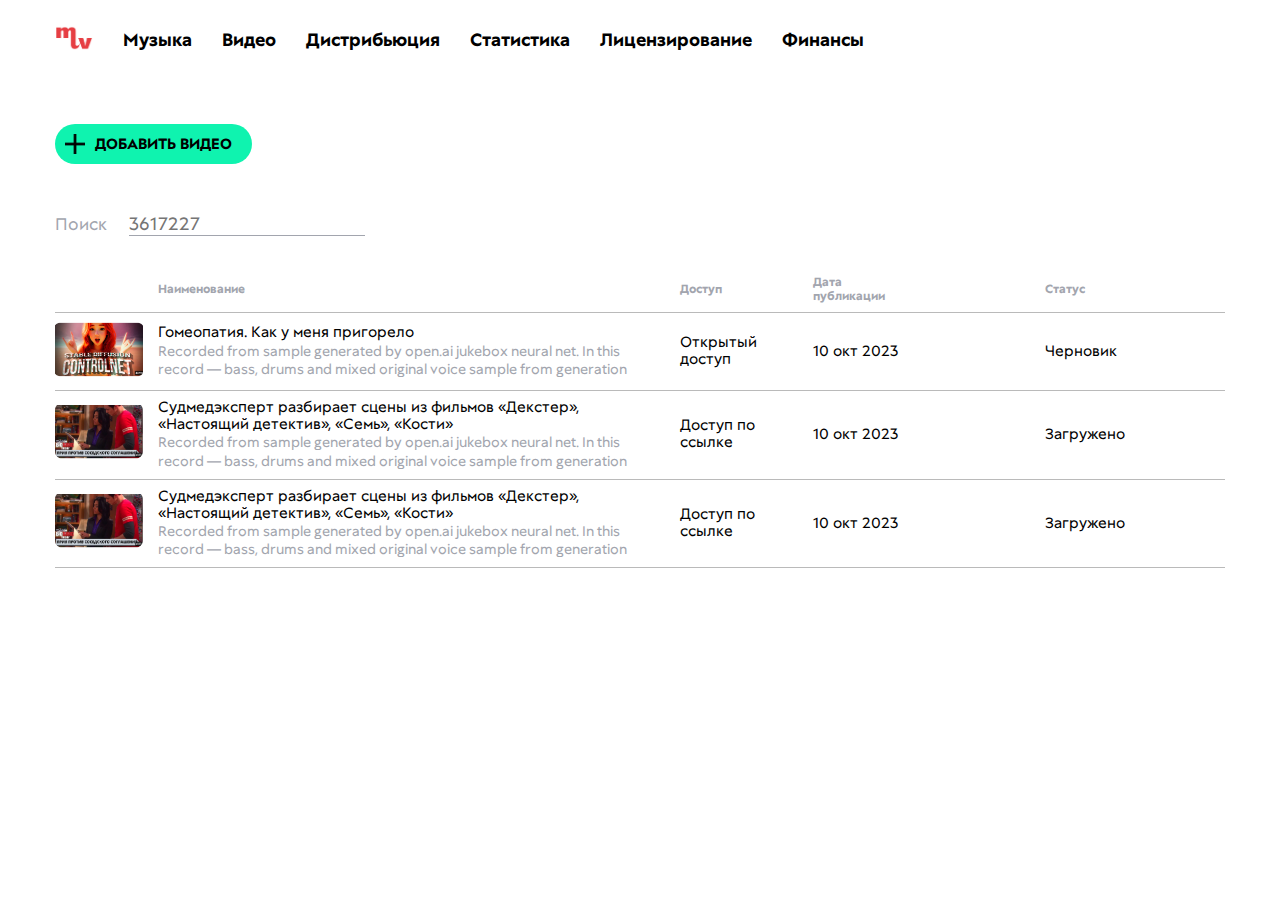
<file: video.html>
<!DOCTYPE html>
<html lang="en">

<head>
    <meta charset="UTF-8">
    <meta name="viewport" content="width=device-width, initial-scale=1.0">
    <link rel="stylesheet" href="css/normalize.css">
    <link rel="stylesheet" href="fonts/stylesheet.css">
    <link rel="stylesheet" href="css/style.css">
    <title>Video</title>
</head>

<body>

    <div class="wrapper">


        <header class="header">
            <div class="container">
                <div class="header-nav">
                    <div class="header-logo">
                        <a href="/">
                            <img src="images/logo-music-app.png" alt="Logo" width="50" height="50">
                        </a>
                    </div>
                    <ul class="header-nav__list">
                        <li><a class="header-nav__link" href="#">Музыка</a></li>
                        <li><a class="header-nav__link" href="#">Видео</a></li>
                        <li><a class="header-nav__link" href="#">Дистрибьюция</a></li>
                        <li><a class="header-nav__link" href="#">Статистика</a></li>
                        <li><a class="header-nav__link" href="#">Лицензирование</a></li>
                        <li><a class="header-nav__link" href="#">Финансы</a></li>
                    </ul>
                </div>
            </div>
        </header>


        <section class="actions">
            <div class="container">
                <div class="actions-block">
                    <a class="default-btn" href="executor.html"><img src="images/plus.png" alt=""> ДОБАВИТЬ ВИДЕО</a>
                </div>
            </div>
        </section>

        <section class="at-work">
            <div class="container">
                <div class="video-search">
                    <label>Поиск</label>
                    <input type="text" placeholder="3617227">
                </div>
                <table class="at-work-table">
                    <thead>
                        <tr>
                            <th></th>
                            <th>Наименование</th>
                            <th>Доступ</th>
                            <th>Дата публикации</th>
                            <th>Статус</th>
                        </tr>
                    </thead>
                    <tbody>
                        <tr>
                            <td><img src="images/video-img-1.png" alt="" width="88" height="55"></td>
                            <td>Гомеопатия. Как у меня пригорело
                                <p class="title-subtitle">Recorded from sample generated by open.ai jukebox neural net.
                                    In this record — bass, drums and mixed original voice sample from generation</p>
                            </td>
                            <td>Открытый доступ</td>
                            <td>10 окт 2023</td>
                            <td>Черновик</td>
                        </tr>
                        <tr>
                            <td><img src="images/video-img-2.png" alt="" width="88" height="55"></td>
                            <td>Судмедэксперт разбирает сцены из фильмов «Декстер», «Настоящий детектив», «Семь»,
                                «Кости»
                                <p class="title-subtitle">Recorded from sample generated by open.ai jukebox neural net.
                                    In this record — bass, drums and mixed original voice sample from generation</p>
                            </td>
                            <td>Доступ по ссылке</td>
                            <td>10 окт 2023</td>
                            <td>Загружено</td>
                        </tr>
                        <tr>
                            <td><img src="images/video-img-2.png" alt="" width="88" height="55"></td>
                            <td>Судмедэксперт разбирает сцены из фильмов «Декстер», «Настоящий детектив», «Семь»,
                                «Кости»
                                <p class="title-subtitle">Recorded from sample generated by open.ai jukebox neural net.
                                    In this record — bass, drums and mixed original voice sample from generation</p>
                            </td>
                            <td>Доступ по ссылке</td>
                            <td>10 окт 2023</td>
                            <td>Загружено</td>
                        </tr>

                    </tbody>
                </table>
            </div>
        </section>
    </div>


    <script src="js/main.js"></script>
</body>

</html>
</file>
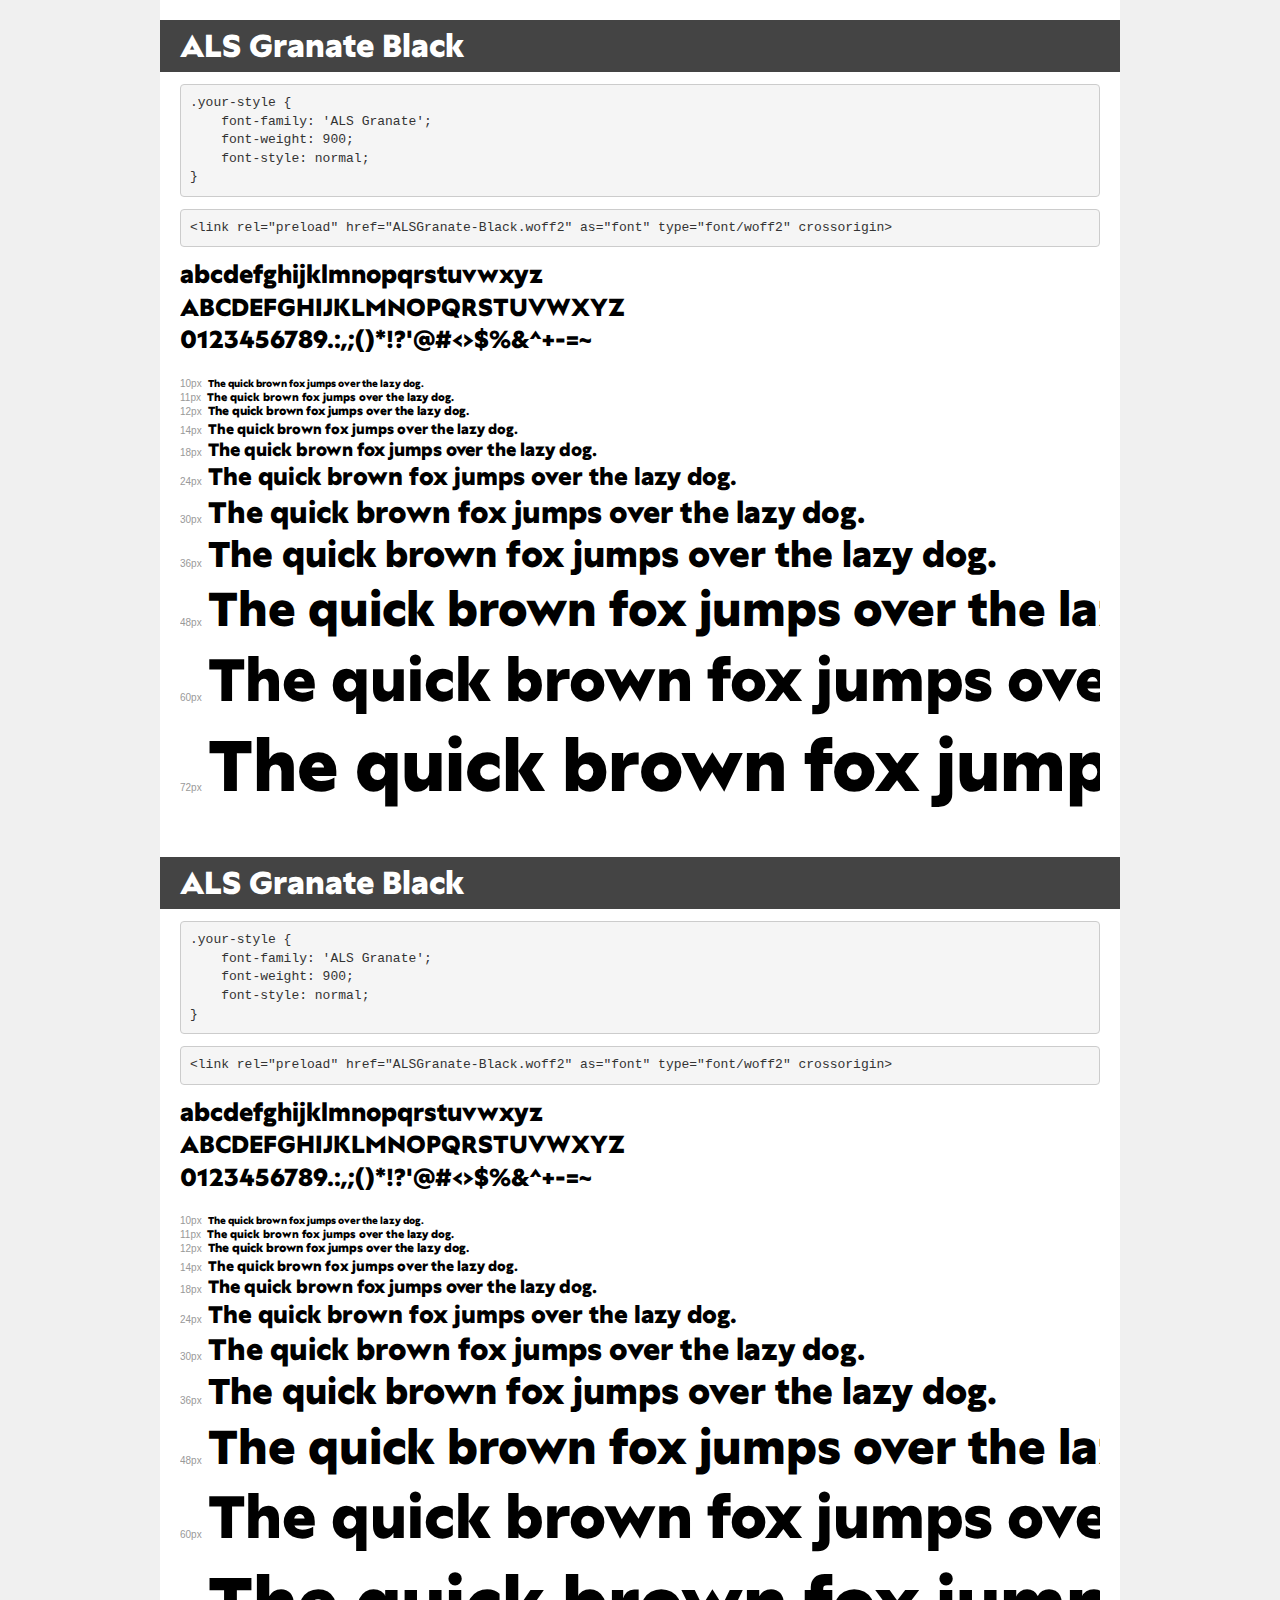
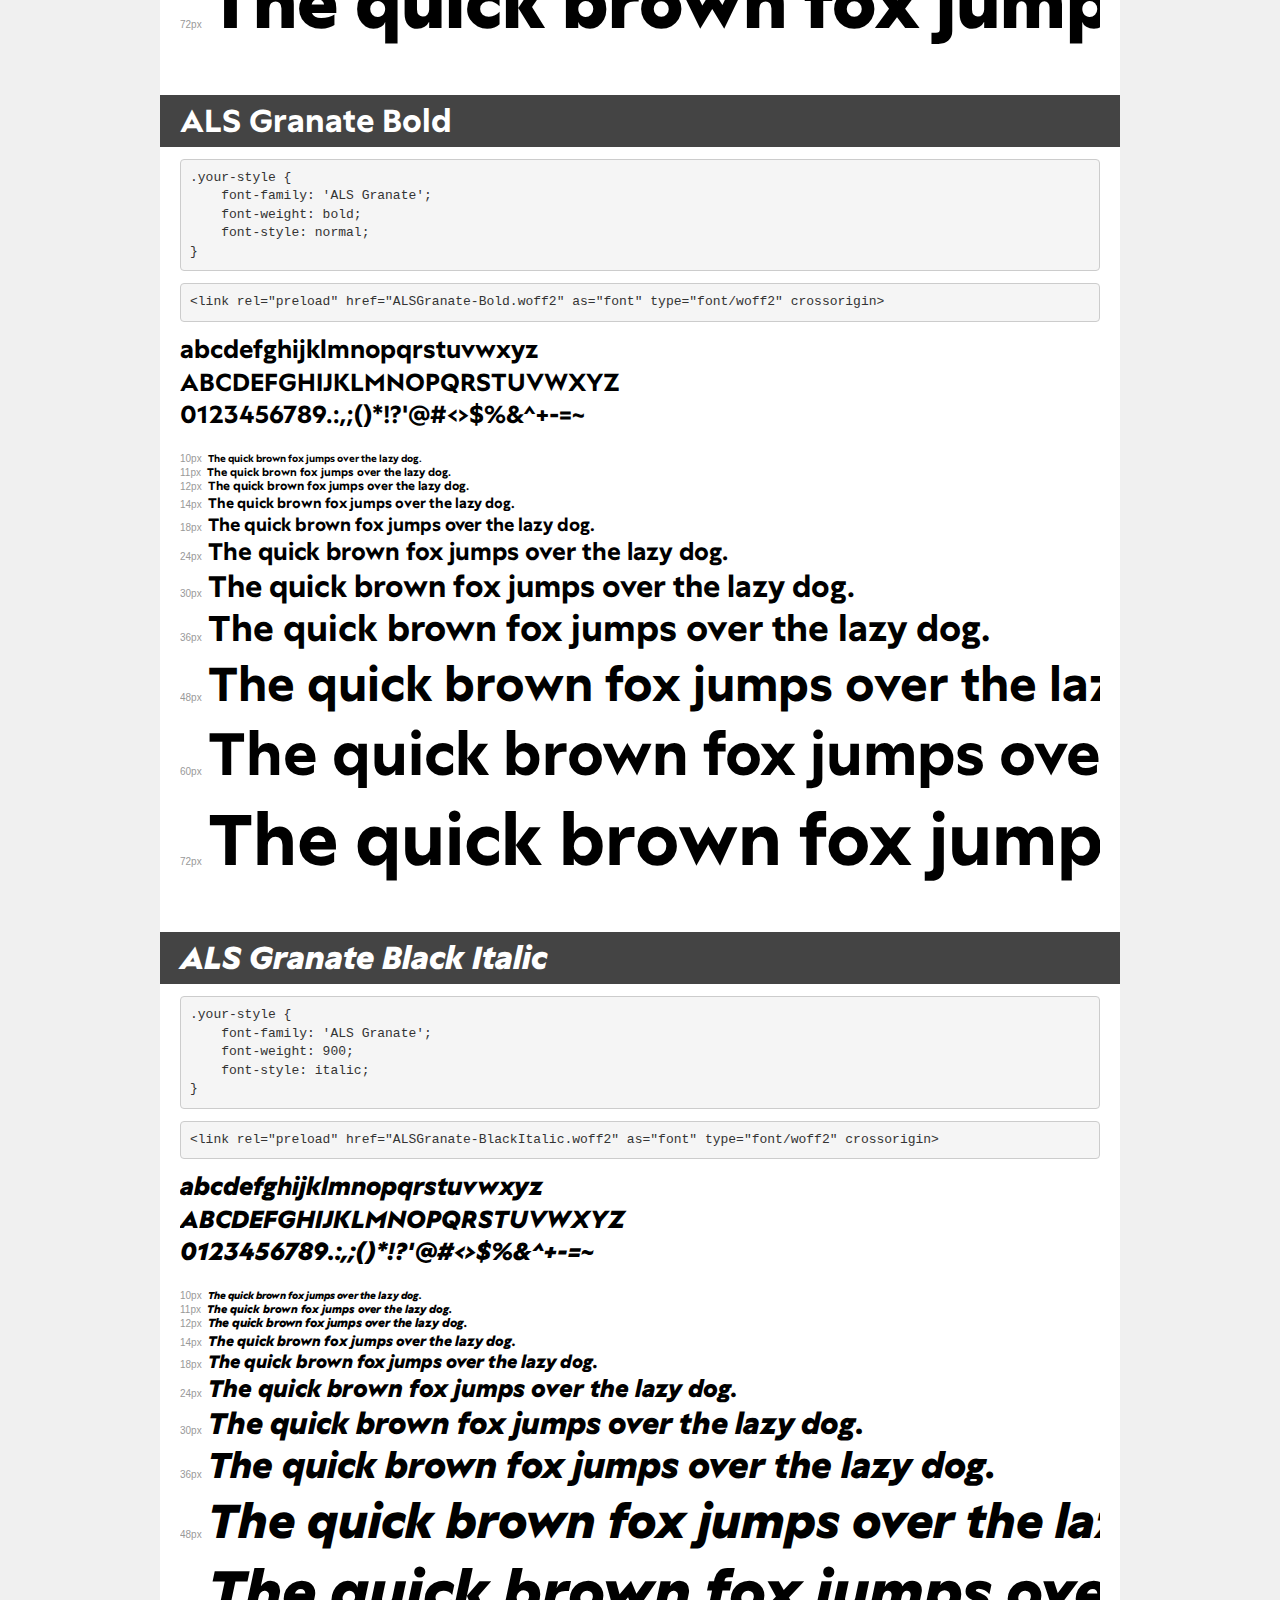
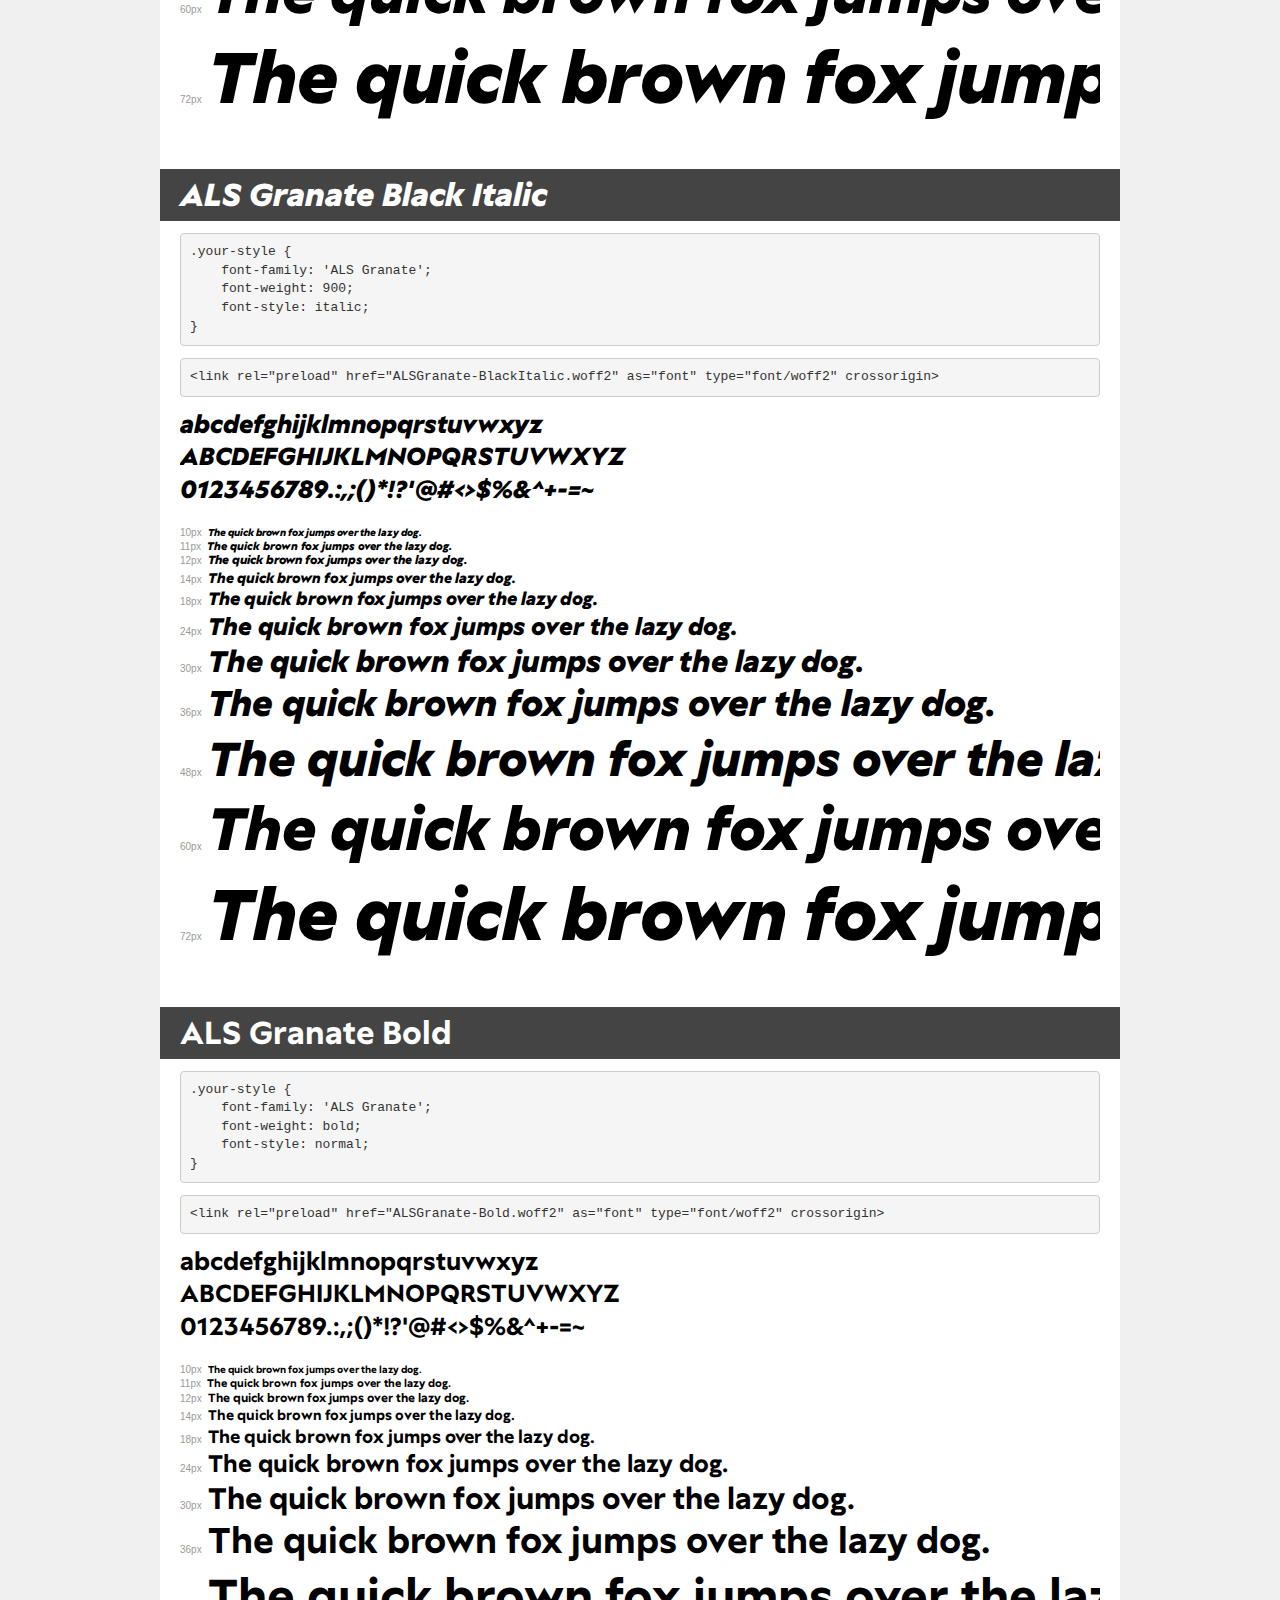
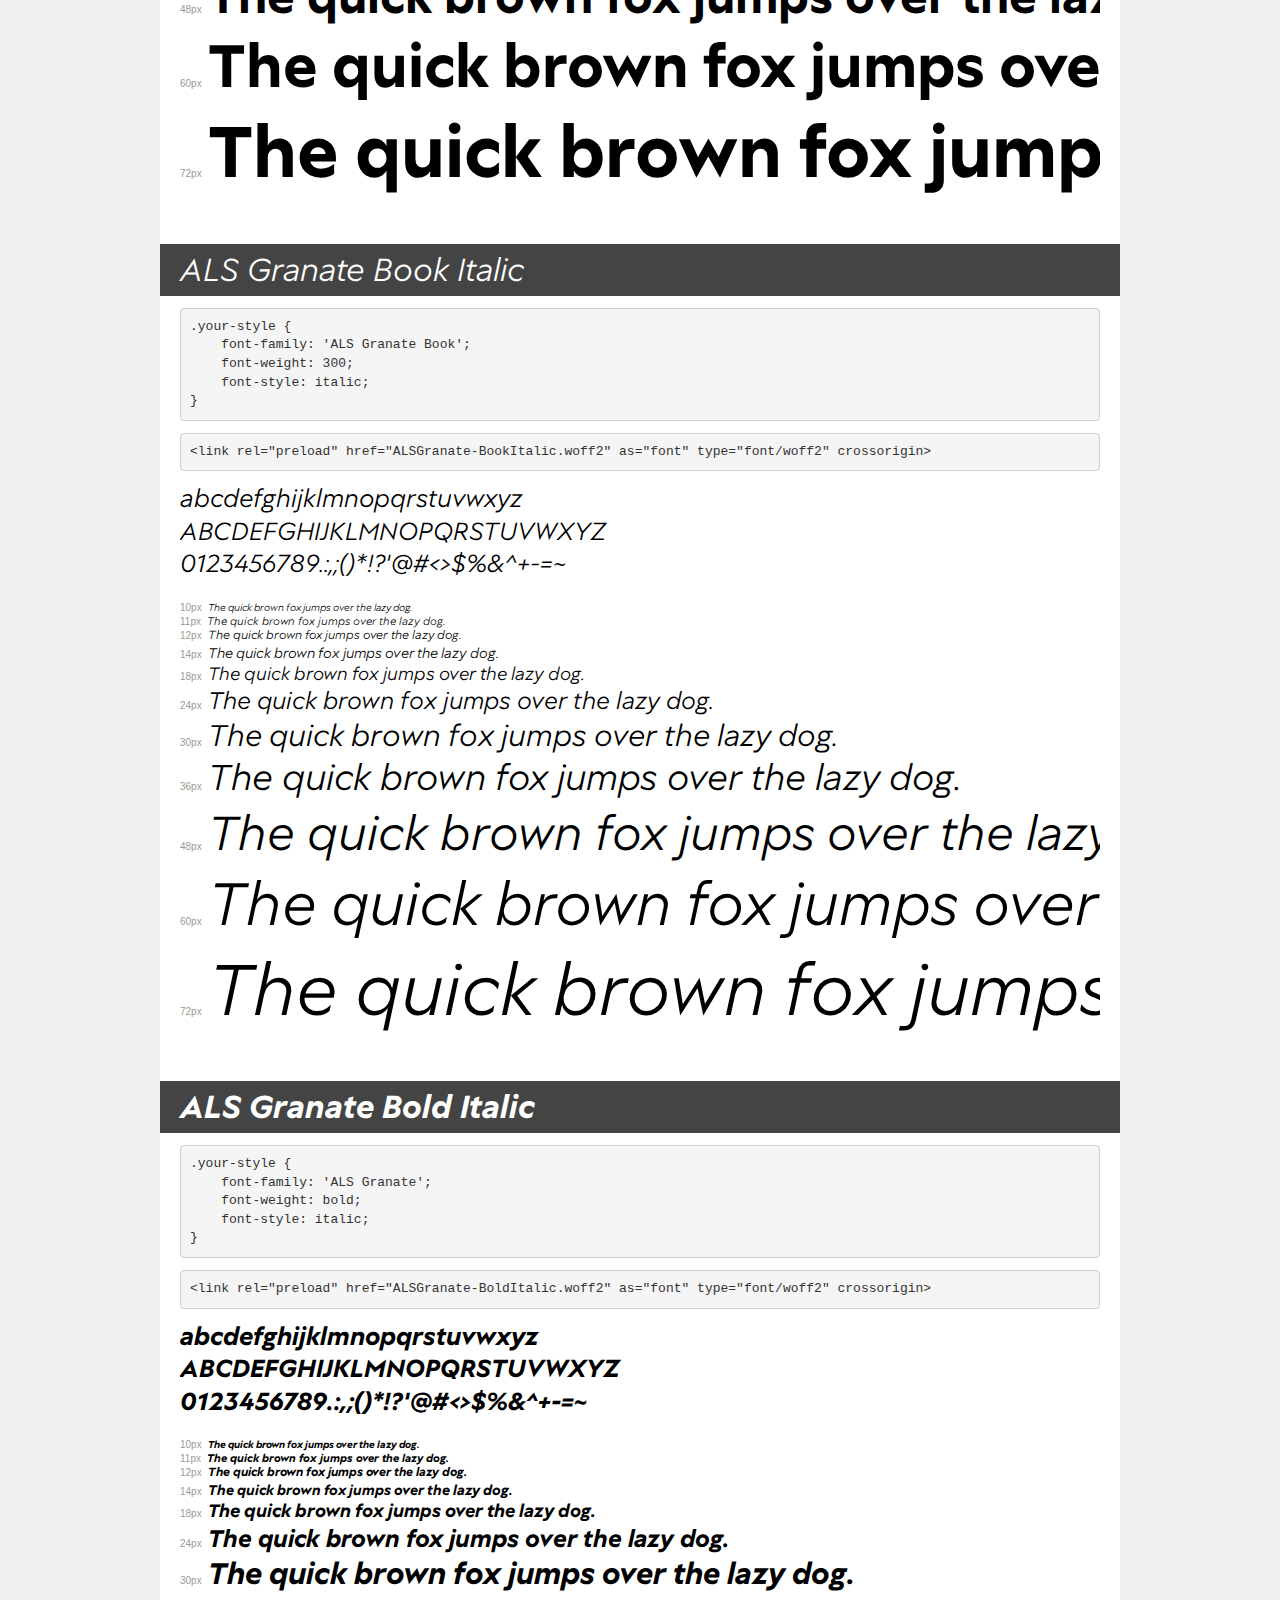
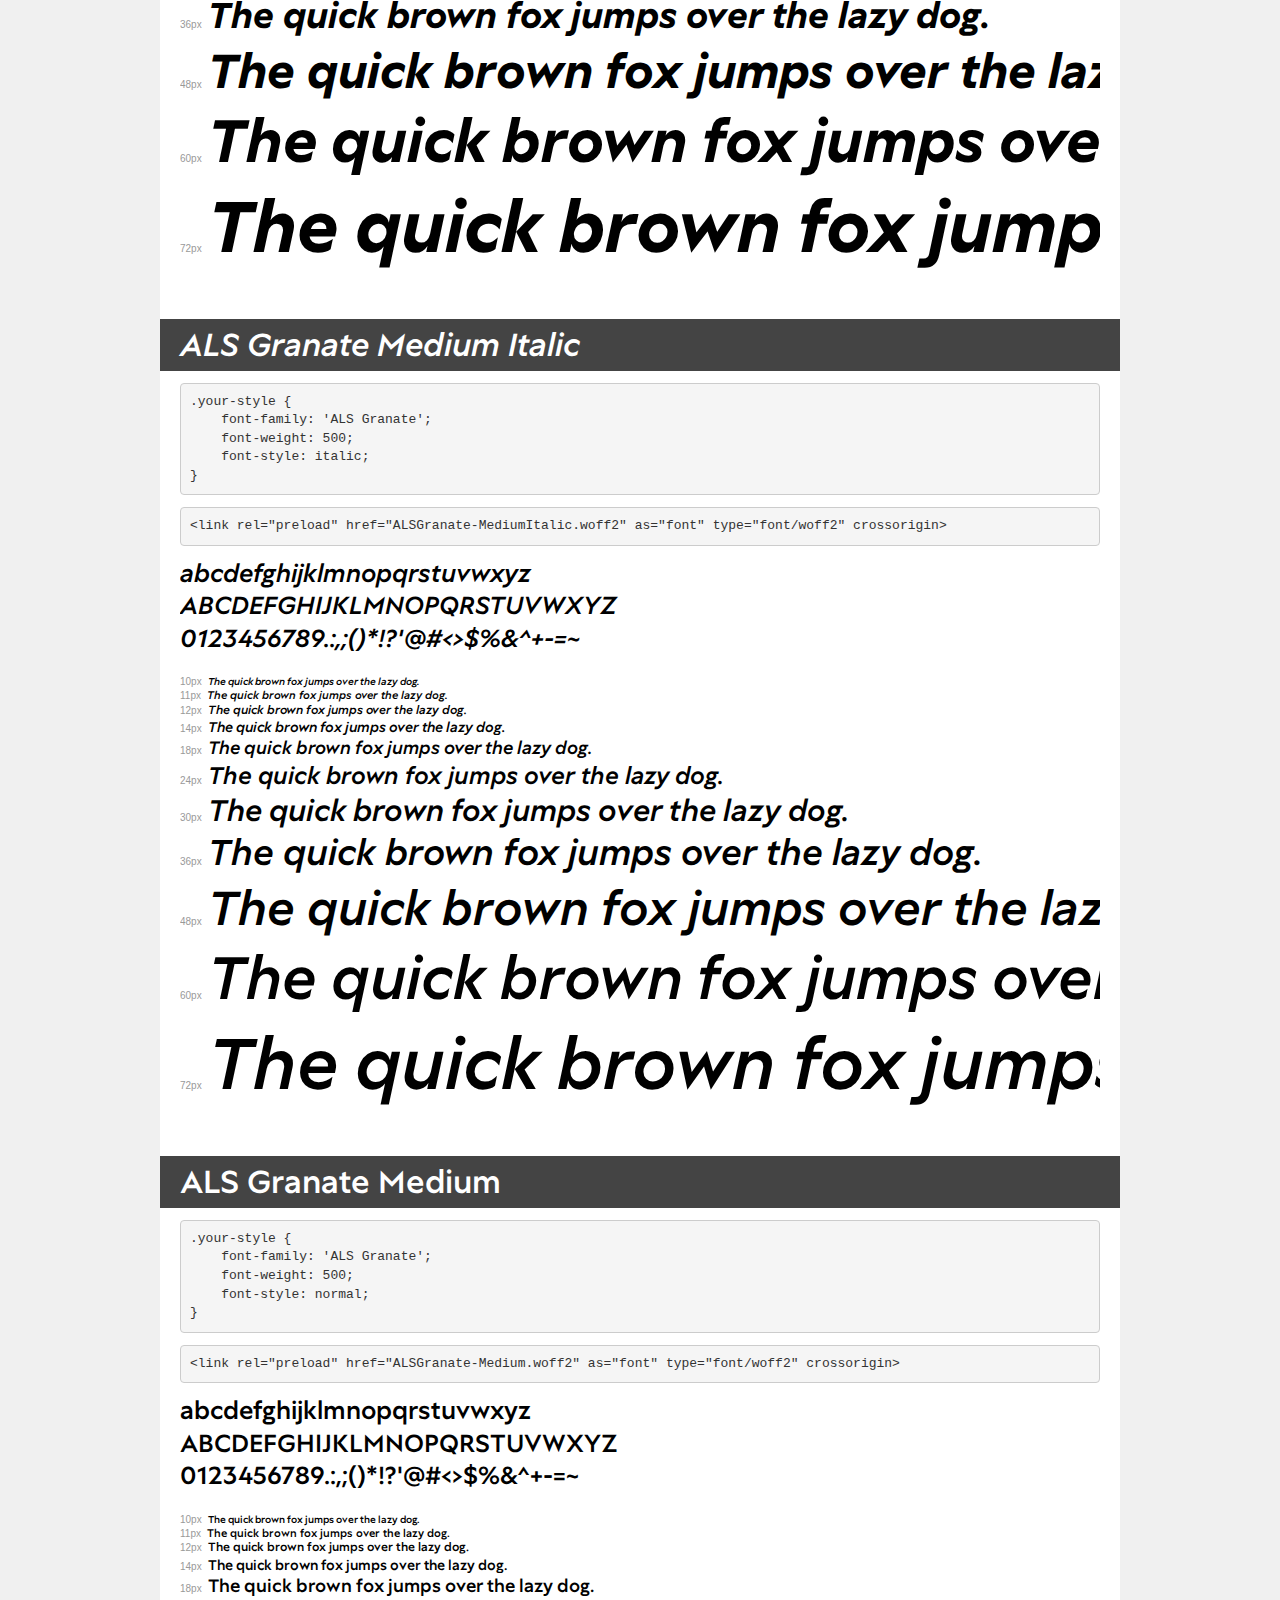
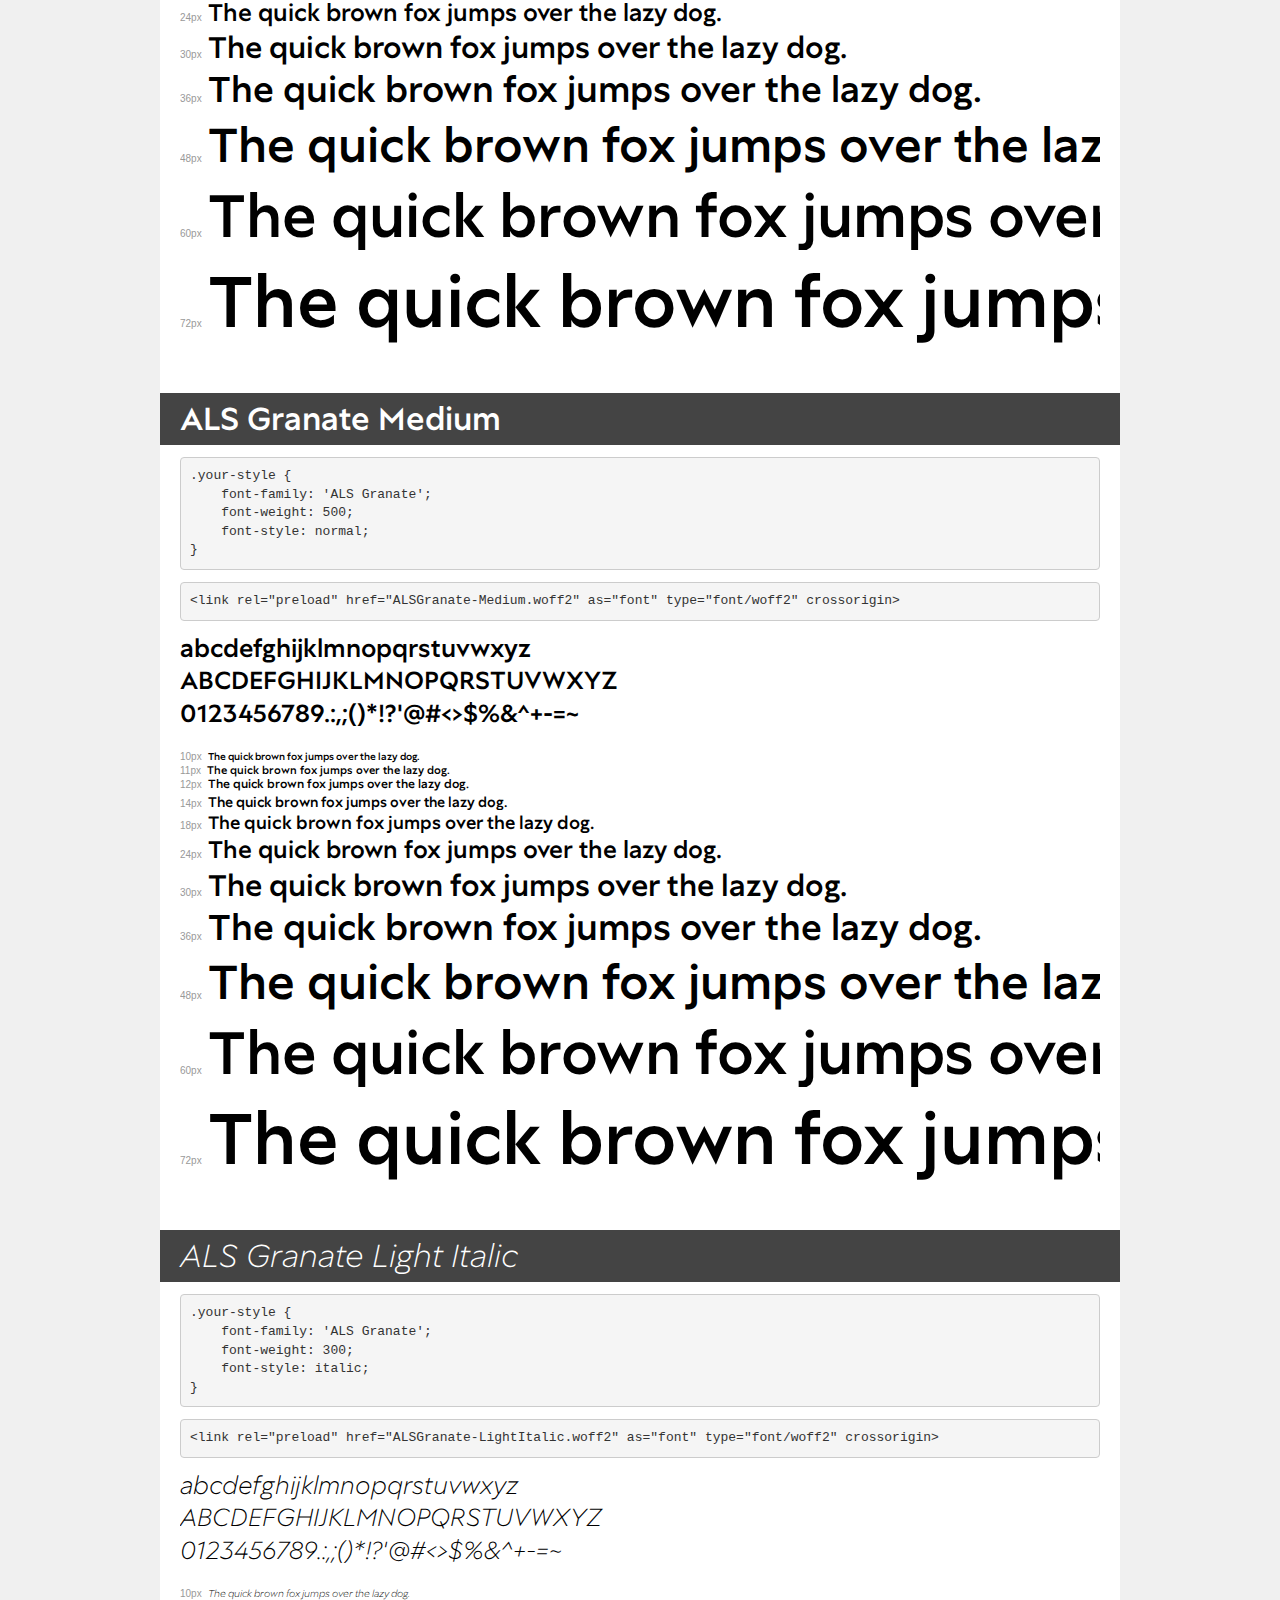
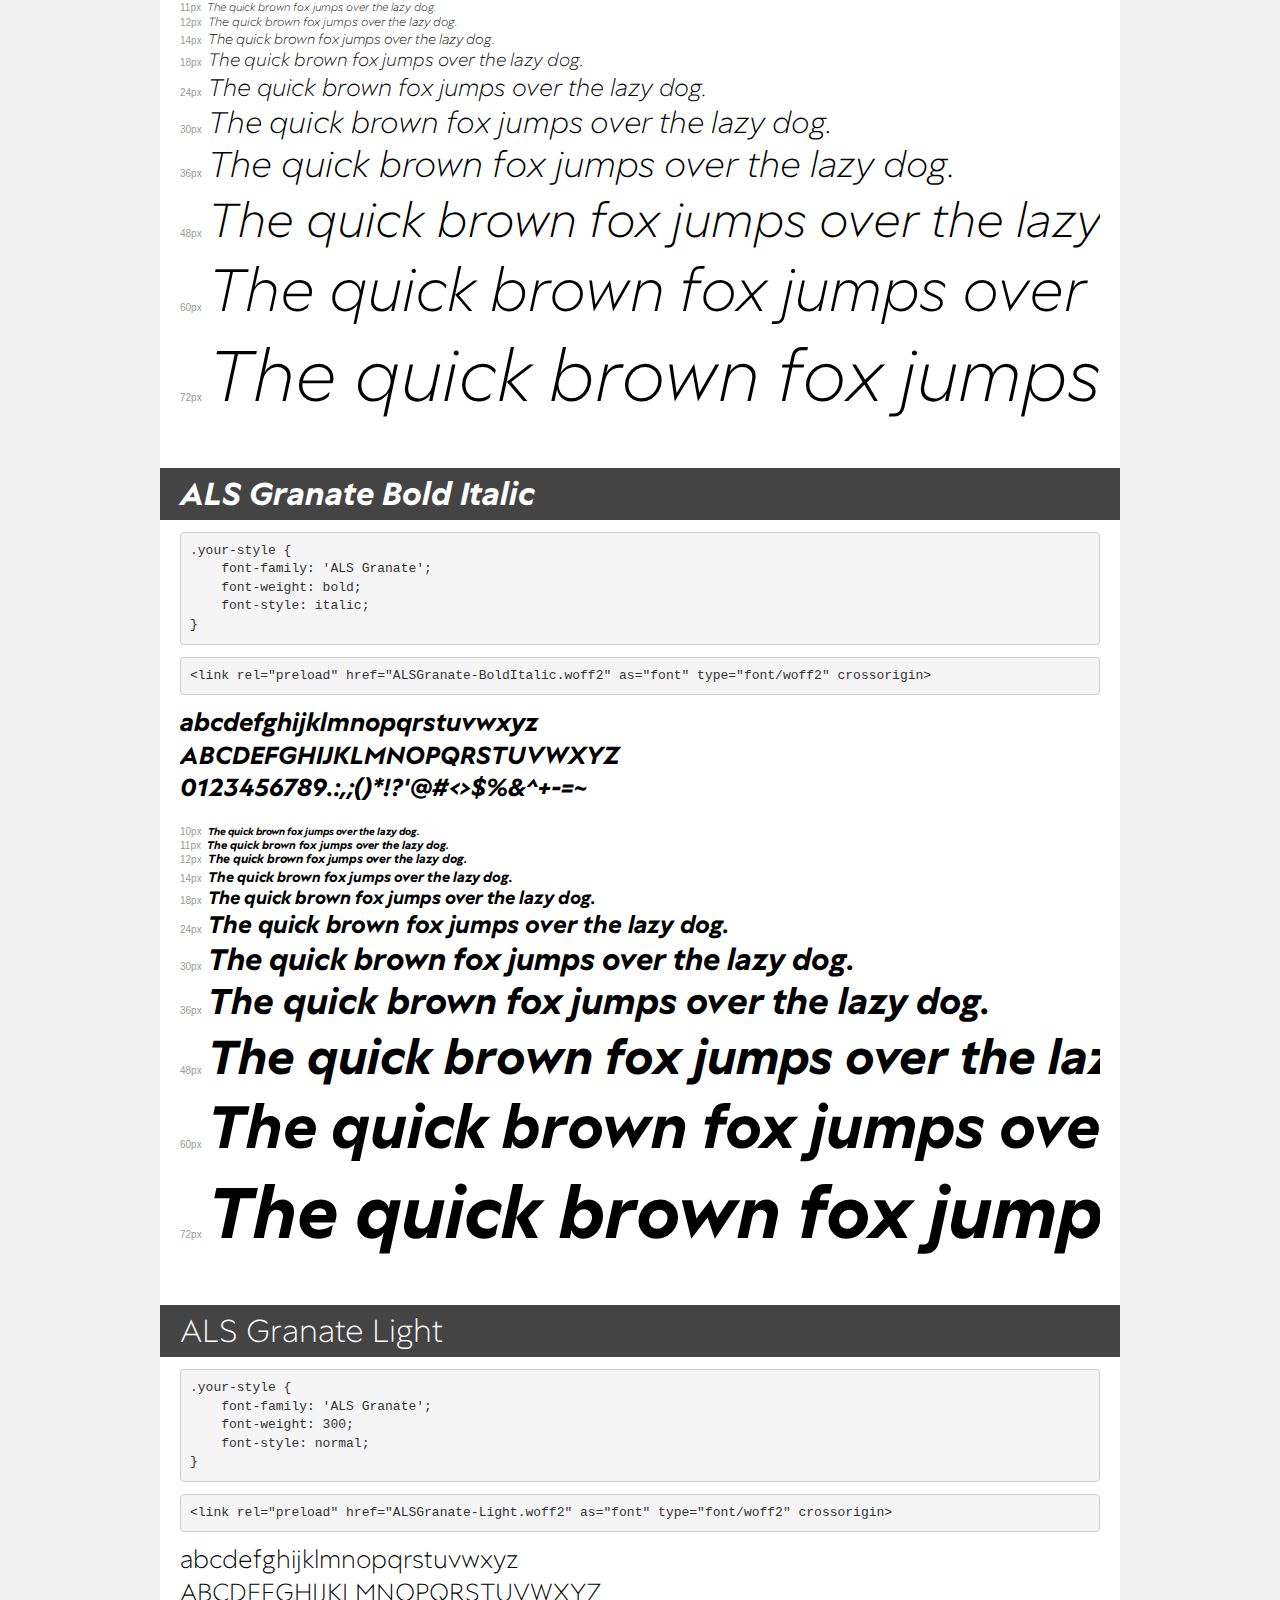
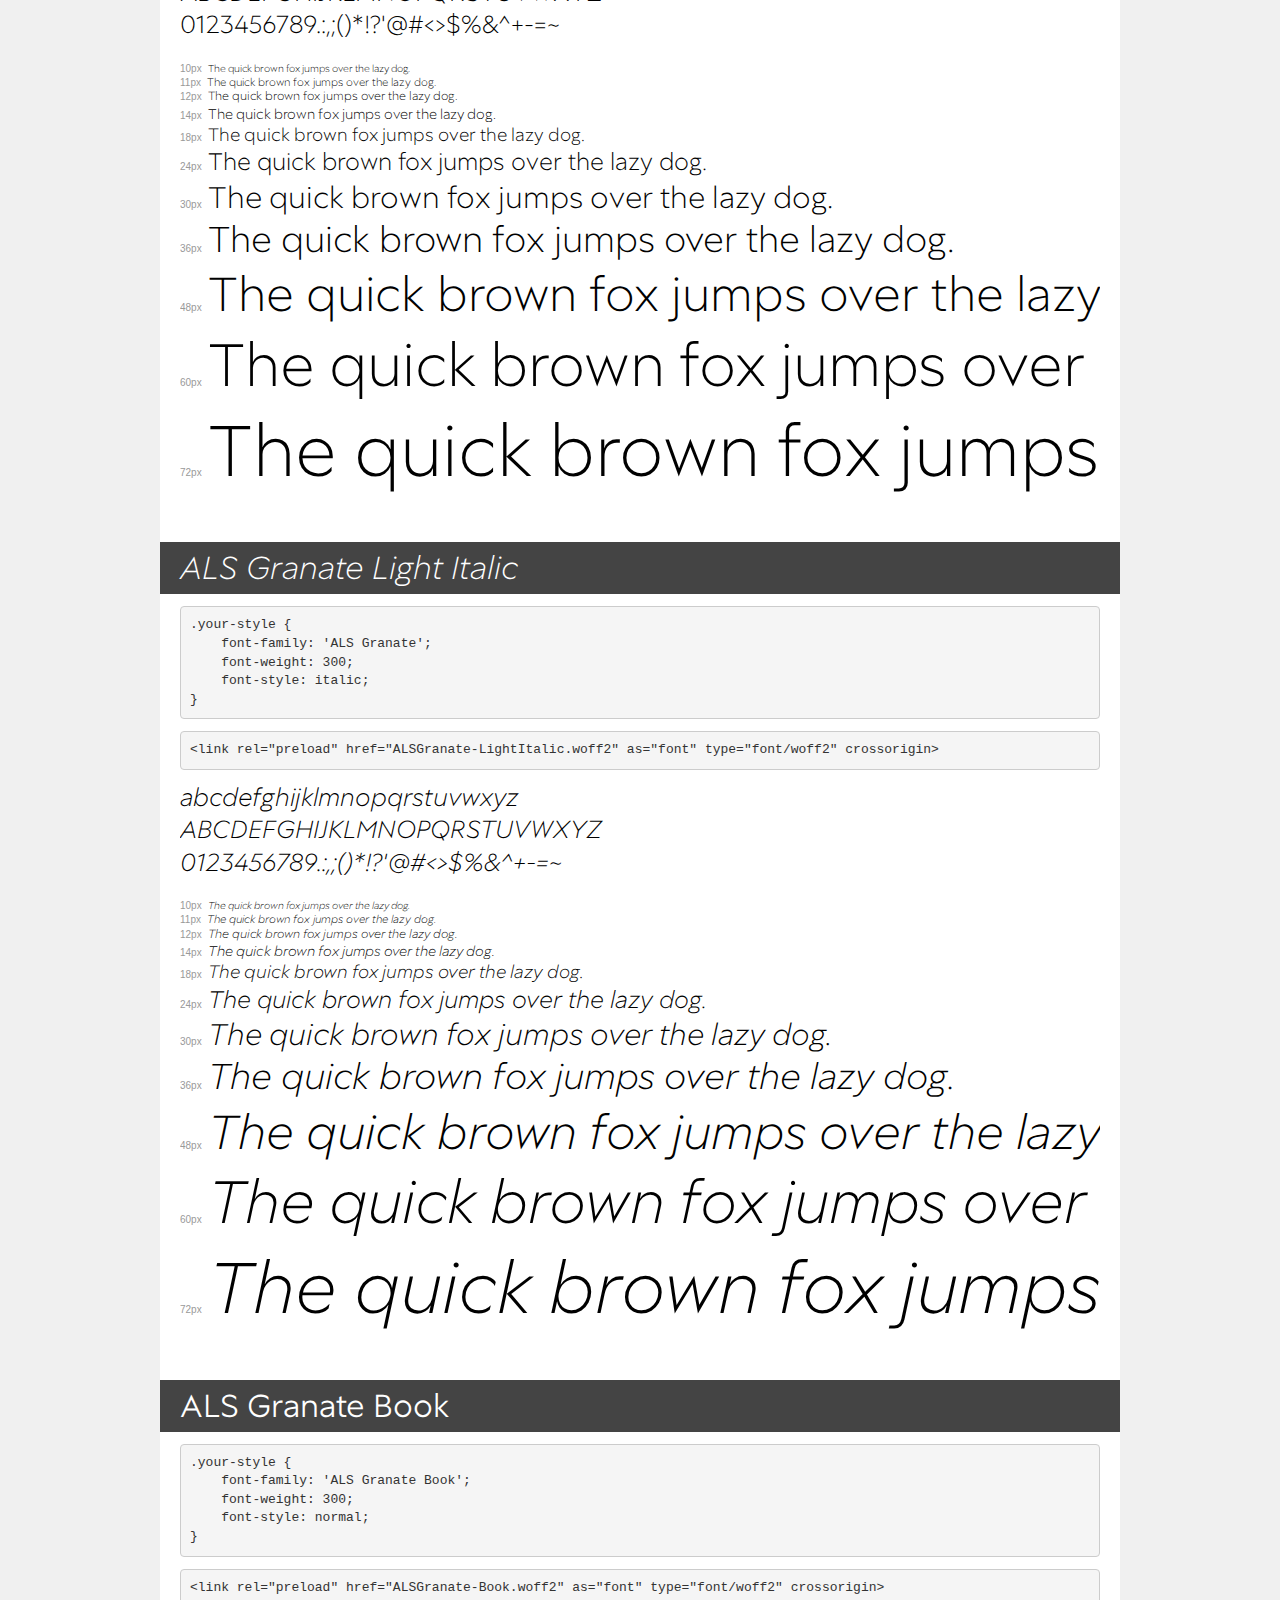
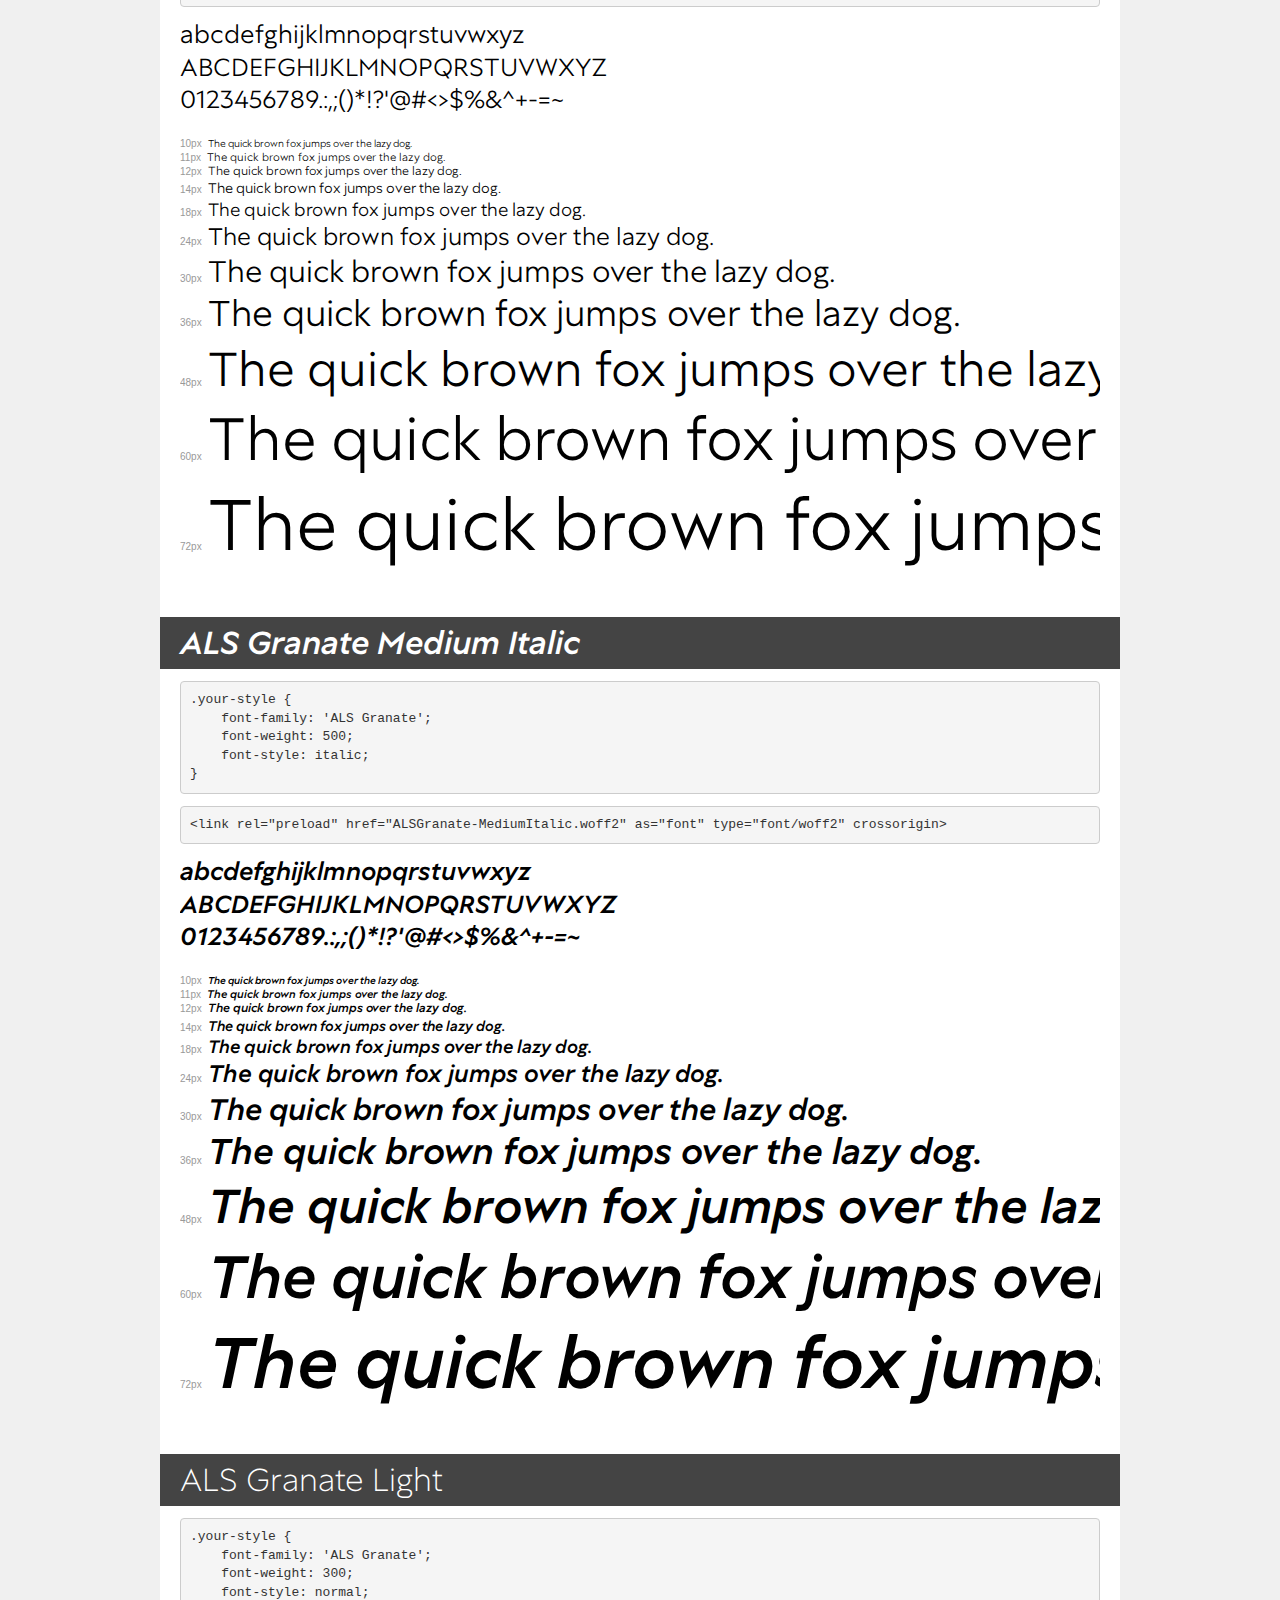
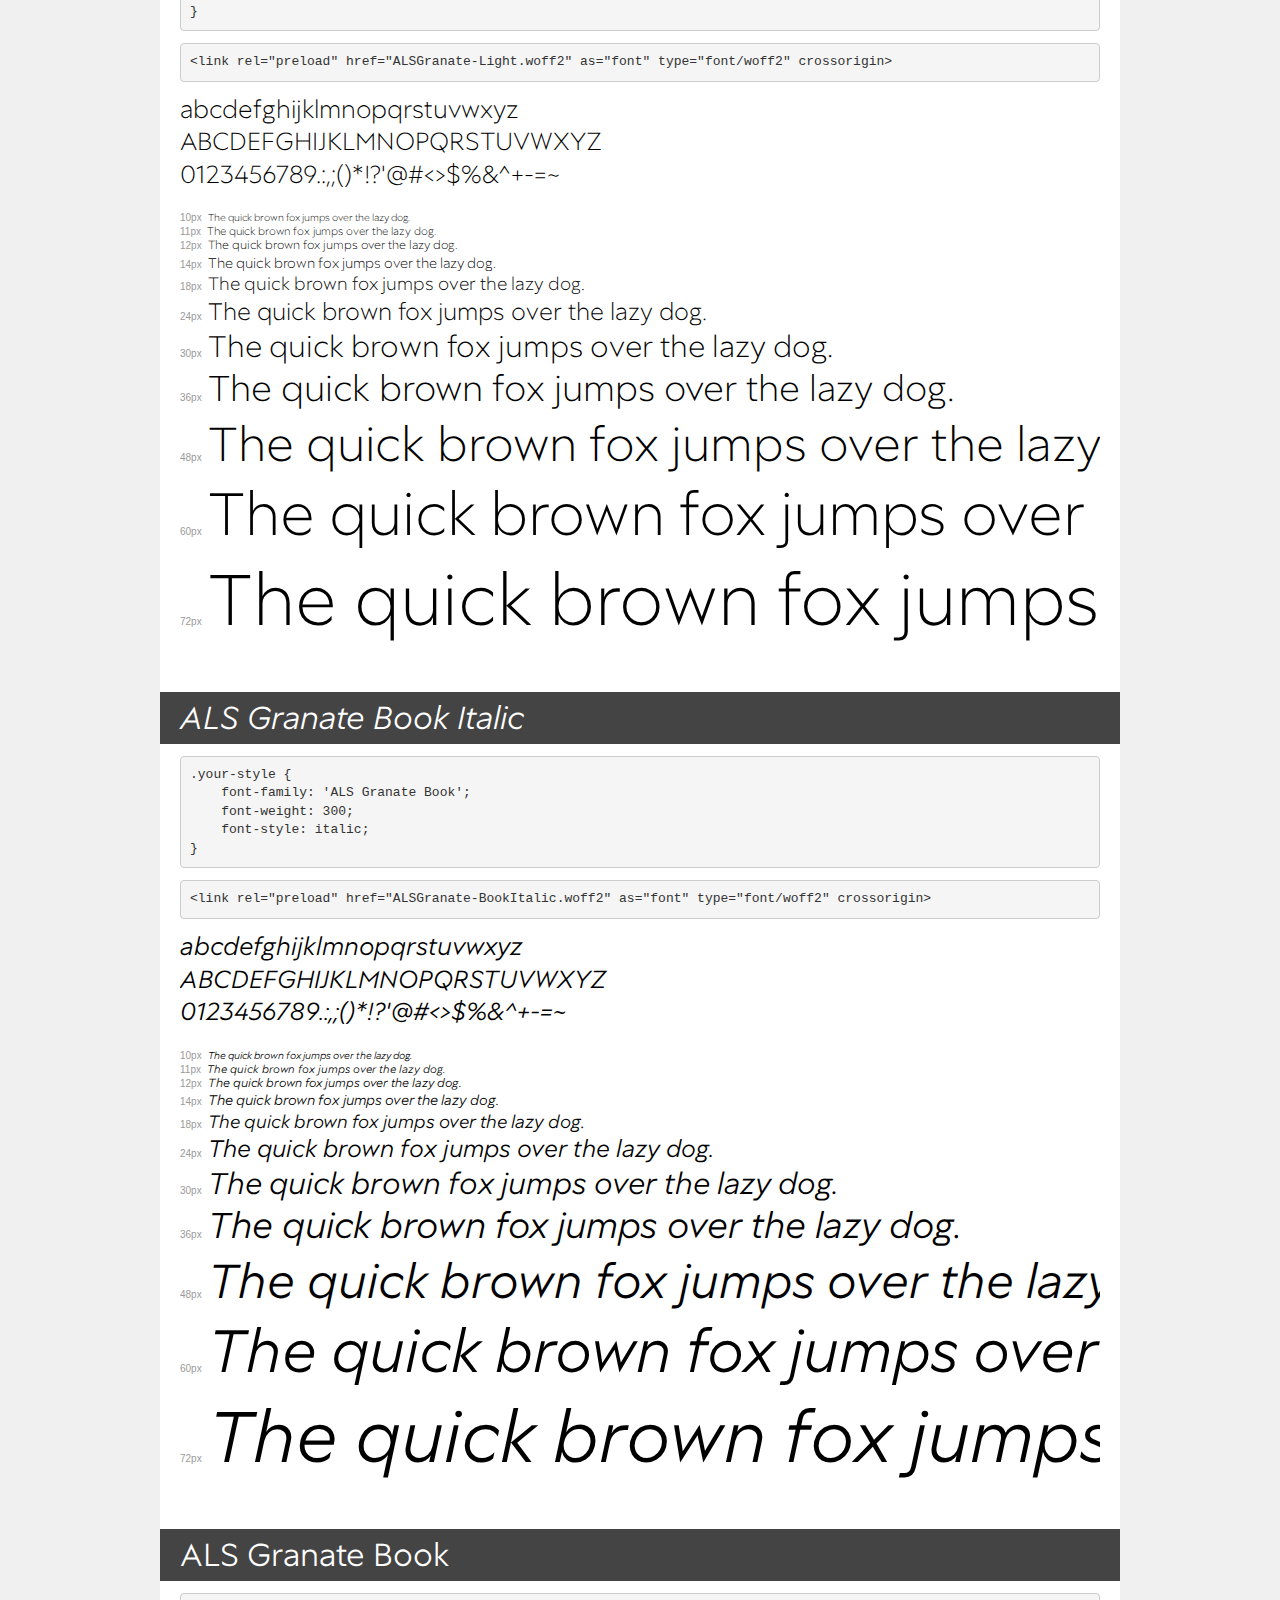
<file: fonts/demo.html>
<!DOCTYPE html>
<html lang="en">
<head>
    <meta charset="utf-8">
    <meta http-equiv="X-UA-Compatible" content="IE=edge">
    <meta name="viewport" content="width=device-width, initial-scale=1">
    <meta name="robots" content="noindex, noarchive">
    <meta name="format-detection" content="telephone=no">
    <title>Transfonter demo</title>
    <link href="stylesheet.css" rel="stylesheet">
    <style>
        /*
        http://meyerweb.com/eric/tools/css/reset/
        v2.0 | 20110126
        License: none (public domain)
        */
        html, body, div, span, applet, object, iframe,
        h1, h2, h3, h4, h5, h6, p, blockquote, pre,
        a, abbr, acronym, address, big, cite, code,
        del, dfn, em, img, ins, kbd, q, s, samp,
        small, strike, strong, sub, sup, tt, var,
        b, u, i, center,
        dl, dt, dd, ol, ul, li,
        fieldset, form, label, legend,
        table, caption, tbody, tfoot, thead, tr, th, td,
        article, aside, canvas, details, embed,
        figure, figcaption, footer, header, hgroup,
        menu, nav, output, ruby, section, summary,
        time, mark, audio, video {
            margin: 0;
            padding: 0;
            border: 0;
            font-size: 100%;
            font: inherit;
            vertical-align: baseline;
        }
        /* HTML5 display-role reset for older browsers */
        article, aside, details, figcaption, figure,
        footer, header, hgroup, menu, nav, section {
            display: block;
        }
        body {
            line-height: 1;
        }
        ol, ul {
            list-style: none;
        }
        blockquote, q {
            quotes: none;
        }
        blockquote:before, blockquote:after,
        q:before, q:after {
            content: '';
            content: none;
        }
        table {
            border-collapse: collapse;
            border-spacing: 0;
        }
        /* demo styles */
        body {
            background: #f0f0f0;
            color: #000;
        }
        .page {
            background: #fff;
            width: 920px;
            margin: 0 auto;
            padding: 20px 20px 0 20px;
            overflow: hidden;
        }
        .font-container {
            overflow-x: auto;
            overflow-y: hidden;
            margin-bottom: 40px;
            line-height: 1.3;
            white-space: nowrap;
            padding-bottom: 5px;
        }
        h1 {
            position: relative;
            background: #444;
            font-size: 32px;
            color: #fff;
            padding: 10px 20px;
            margin: 0 -20px 12px -20px;
        }
        .letters {
            font-size: 25px;
            margin-bottom: 20px;
        }
        .s10:before {
            content: '10px';
        }
        .s11:before {
            content: '11px';
        }
        .s12:before {
            content: '12px';
        }
        .s14:before {
            content: '14px';
        }
        .s18:before {
            content: '18px';
        }
        .s24:before {
            content: '24px';
        }
        .s30:before {
            content: '30px';
        }
        .s36:before {
            content: '36px';
        }
        .s48:before {
            content: '48px';
        }
        .s60:before {
            content: '60px';
        }
        .s72:before {
            content: '72px';
        }
        .s10:before, .s11:before, .s12:before, .s14:before,
        .s18:before, .s24:before, .s30:before, .s36:before,
        .s48:before, .s60:before, .s72:before {
            font-family: Arial, sans-serif;
            font-size: 10px;
            font-weight: normal;
            font-style: normal;
            color: #999;
            padding-right: 6px;
        }
        pre {
            display: block;
            padding: 9px;
            margin: 0 0 12px;
            font-family: Monaco, Menlo, Consolas, "Courier New", monospace;
            font-size: 13px;
            line-height: 1.428571429;
            color: #333;
            font-weight: normal;
            font-style: normal;
            background-color: #f5f5f5;
            border: 1px solid #ccc;
            overflow-x: auto;
            border-radius: 4px;
        }
        /* responsive */
        @media (max-width: 959px) {
            .page {
                width: auto;
                margin: 0;
            }
        }
    </style>
</head>
<body>
<div class="page">
    <div class="demo">
        <h1 style="font-family: 'ALS Granate'; font-weight: 900; font-style: normal;">ALS Granate Black</h1>
        <pre title="Usage">.your-style {
    font-family: 'ALS Granate';
    font-weight: 900;
    font-style: normal;
}</pre>
        <pre title="Preload (optional)">
&lt;link rel=&quot;preload&quot; href=&quot;ALSGranate-Black.woff2&quot; as=&quot;font&quot; type=&quot;font/woff2&quot; crossorigin&gt;</pre>
        <div class="font-container" style="font-family: 'ALS Granate'; font-weight: 900; font-style: normal;">
            <p class="letters">
                abcdefghijklmnopqrstuvwxyz<br>
ABCDEFGHIJKLMNOPQRSTUVWXYZ<br>
                0123456789.:,;()*!?'@#&lt;&gt;$%&^+-=~
            </p>
            <p class="s10" style="font-size: 10px;">The quick brown fox jumps over the lazy dog.</p>
            <p class="s11" style="font-size: 11px;">The quick brown fox jumps over the lazy dog.</p>
            <p class="s12" style="font-size: 12px;">The quick brown fox jumps over the lazy dog.</p>
            <p class="s14" style="font-size: 14px;">The quick brown fox jumps over the lazy dog.</p>
            <p class="s18" style="font-size: 18px;">The quick brown fox jumps over the lazy dog.</p>
            <p class="s24" style="font-size: 24px;">The quick brown fox jumps over the lazy dog.</p>
            <p class="s30" style="font-size: 30px;">The quick brown fox jumps over the lazy dog.</p>
            <p class="s36" style="font-size: 36px;">The quick brown fox jumps over the lazy dog.</p>
            <p class="s48" style="font-size: 48px;">The quick brown fox jumps over the lazy dog.</p>
            <p class="s60" style="font-size: 60px;">The quick brown fox jumps over the lazy dog.</p>
            <p class="s72" style="font-size: 72px;">The quick brown fox jumps over the lazy dog.</p>
        </div>
    </div>

    <div class="demo">
        <h1 style="font-family: 'ALS Granate'; font-weight: 900; font-style: normal;">ALS Granate Black</h1>
        <pre title="Usage">.your-style {
    font-family: 'ALS Granate';
    font-weight: 900;
    font-style: normal;
}</pre>
        <pre title="Preload (optional)">
&lt;link rel=&quot;preload&quot; href=&quot;ALSGranate-Black.woff2&quot; as=&quot;font&quot; type=&quot;font/woff2&quot; crossorigin&gt;</pre>
        <div class="font-container" style="font-family: 'ALS Granate'; font-weight: 900; font-style: normal;">
            <p class="letters">
                abcdefghijklmnopqrstuvwxyz<br>
ABCDEFGHIJKLMNOPQRSTUVWXYZ<br>
                0123456789.:,;()*!?'@#&lt;&gt;$%&^+-=~
            </p>
            <p class="s10" style="font-size: 10px;">The quick brown fox jumps over the lazy dog.</p>
            <p class="s11" style="font-size: 11px;">The quick brown fox jumps over the lazy dog.</p>
            <p class="s12" style="font-size: 12px;">The quick brown fox jumps over the lazy dog.</p>
            <p class="s14" style="font-size: 14px;">The quick brown fox jumps over the lazy dog.</p>
            <p class="s18" style="font-size: 18px;">The quick brown fox jumps over the lazy dog.</p>
            <p class="s24" style="font-size: 24px;">The quick brown fox jumps over the lazy dog.</p>
            <p class="s30" style="font-size: 30px;">The quick brown fox jumps over the lazy dog.</p>
            <p class="s36" style="font-size: 36px;">The quick brown fox jumps over the lazy dog.</p>
            <p class="s48" style="font-size: 48px;">The quick brown fox jumps over the lazy dog.</p>
            <p class="s60" style="font-size: 60px;">The quick brown fox jumps over the lazy dog.</p>
            <p class="s72" style="font-size: 72px;">The quick brown fox jumps over the lazy dog.</p>
        </div>
    </div>

    <div class="demo">
        <h1 style="font-family: 'ALS Granate'; font-weight: bold; font-style: normal;">ALS Granate Bold</h1>
        <pre title="Usage">.your-style {
    font-family: 'ALS Granate';
    font-weight: bold;
    font-style: normal;
}</pre>
        <pre title="Preload (optional)">
&lt;link rel=&quot;preload&quot; href=&quot;ALSGranate-Bold.woff2&quot; as=&quot;font&quot; type=&quot;font/woff2&quot; crossorigin&gt;</pre>
        <div class="font-container" style="font-family: 'ALS Granate'; font-weight: bold; font-style: normal;">
            <p class="letters">
                abcdefghijklmnopqrstuvwxyz<br>
ABCDEFGHIJKLMNOPQRSTUVWXYZ<br>
                0123456789.:,;()*!?'@#&lt;&gt;$%&^+-=~
            </p>
            <p class="s10" style="font-size: 10px;">The quick brown fox jumps over the lazy dog.</p>
            <p class="s11" style="font-size: 11px;">The quick brown fox jumps over the lazy dog.</p>
            <p class="s12" style="font-size: 12px;">The quick brown fox jumps over the lazy dog.</p>
            <p class="s14" style="font-size: 14px;">The quick brown fox jumps over the lazy dog.</p>
            <p class="s18" style="font-size: 18px;">The quick brown fox jumps over the lazy dog.</p>
            <p class="s24" style="font-size: 24px;">The quick brown fox jumps over the lazy dog.</p>
            <p class="s30" style="font-size: 30px;">The quick brown fox jumps over the lazy dog.</p>
            <p class="s36" style="font-size: 36px;">The quick brown fox jumps over the lazy dog.</p>
            <p class="s48" style="font-size: 48px;">The quick brown fox jumps over the lazy dog.</p>
            <p class="s60" style="font-size: 60px;">The quick brown fox jumps over the lazy dog.</p>
            <p class="s72" style="font-size: 72px;">The quick brown fox jumps over the lazy dog.</p>
        </div>
    </div>

    <div class="demo">
        <h1 style="font-family: 'ALS Granate'; font-weight: 900; font-style: italic;">ALS Granate Black Italic</h1>
        <pre title="Usage">.your-style {
    font-family: 'ALS Granate';
    font-weight: 900;
    font-style: italic;
}</pre>
        <pre title="Preload (optional)">
&lt;link rel=&quot;preload&quot; href=&quot;ALSGranate-BlackItalic.woff2&quot; as=&quot;font&quot; type=&quot;font/woff2&quot; crossorigin&gt;</pre>
        <div class="font-container" style="font-family: 'ALS Granate'; font-weight: 900; font-style: italic;">
            <p class="letters">
                abcdefghijklmnopqrstuvwxyz<br>
ABCDEFGHIJKLMNOPQRSTUVWXYZ<br>
                0123456789.:,;()*!?'@#&lt;&gt;$%&^+-=~
            </p>
            <p class="s10" style="font-size: 10px;">The quick brown fox jumps over the lazy dog.</p>
            <p class="s11" style="font-size: 11px;">The quick brown fox jumps over the lazy dog.</p>
            <p class="s12" style="font-size: 12px;">The quick brown fox jumps over the lazy dog.</p>
            <p class="s14" style="font-size: 14px;">The quick brown fox jumps over the lazy dog.</p>
            <p class="s18" style="font-size: 18px;">The quick brown fox jumps over the lazy dog.</p>
            <p class="s24" style="font-size: 24px;">The quick brown fox jumps over the lazy dog.</p>
            <p class="s30" style="font-size: 30px;">The quick brown fox jumps over the lazy dog.</p>
            <p class="s36" style="font-size: 36px;">The quick brown fox jumps over the lazy dog.</p>
            <p class="s48" style="font-size: 48px;">The quick brown fox jumps over the lazy dog.</p>
            <p class="s60" style="font-size: 60px;">The quick brown fox jumps over the lazy dog.</p>
            <p class="s72" style="font-size: 72px;">The quick brown fox jumps over the lazy dog.</p>
        </div>
    </div>

    <div class="demo">
        <h1 style="font-family: 'ALS Granate'; font-weight: 900; font-style: italic;">ALS Granate Black Italic</h1>
        <pre title="Usage">.your-style {
    font-family: 'ALS Granate';
    font-weight: 900;
    font-style: italic;
}</pre>
        <pre title="Preload (optional)">
&lt;link rel=&quot;preload&quot; href=&quot;ALSGranate-BlackItalic.woff2&quot; as=&quot;font&quot; type=&quot;font/woff2&quot; crossorigin&gt;</pre>
        <div class="font-container" style="font-family: 'ALS Granate'; font-weight: 900; font-style: italic;">
            <p class="letters">
                abcdefghijklmnopqrstuvwxyz<br>
ABCDEFGHIJKLMNOPQRSTUVWXYZ<br>
                0123456789.:,;()*!?'@#&lt;&gt;$%&^+-=~
            </p>
            <p class="s10" style="font-size: 10px;">The quick brown fox jumps over the lazy dog.</p>
            <p class="s11" style="font-size: 11px;">The quick brown fox jumps over the lazy dog.</p>
            <p class="s12" style="font-size: 12px;">The quick brown fox jumps over the lazy dog.</p>
            <p class="s14" style="font-size: 14px;">The quick brown fox jumps over the lazy dog.</p>
            <p class="s18" style="font-size: 18px;">The quick brown fox jumps over the lazy dog.</p>
            <p class="s24" style="font-size: 24px;">The quick brown fox jumps over the lazy dog.</p>
            <p class="s30" style="font-size: 30px;">The quick brown fox jumps over the lazy dog.</p>
            <p class="s36" style="font-size: 36px;">The quick brown fox jumps over the lazy dog.</p>
            <p class="s48" style="font-size: 48px;">The quick brown fox jumps over the lazy dog.</p>
            <p class="s60" style="font-size: 60px;">The quick brown fox jumps over the lazy dog.</p>
            <p class="s72" style="font-size: 72px;">The quick brown fox jumps over the lazy dog.</p>
        </div>
    </div>

    <div class="demo">
        <h1 style="font-family: 'ALS Granate'; font-weight: bold; font-style: normal;">ALS Granate Bold</h1>
        <pre title="Usage">.your-style {
    font-family: 'ALS Granate';
    font-weight: bold;
    font-style: normal;
}</pre>
        <pre title="Preload (optional)">
&lt;link rel=&quot;preload&quot; href=&quot;ALSGranate-Bold.woff2&quot; as=&quot;font&quot; type=&quot;font/woff2&quot; crossorigin&gt;</pre>
        <div class="font-container" style="font-family: 'ALS Granate'; font-weight: bold; font-style: normal;">
            <p class="letters">
                abcdefghijklmnopqrstuvwxyz<br>
ABCDEFGHIJKLMNOPQRSTUVWXYZ<br>
                0123456789.:,;()*!?'@#&lt;&gt;$%&^+-=~
            </p>
            <p class="s10" style="font-size: 10px;">The quick brown fox jumps over the lazy dog.</p>
            <p class="s11" style="font-size: 11px;">The quick brown fox jumps over the lazy dog.</p>
            <p class="s12" style="font-size: 12px;">The quick brown fox jumps over the lazy dog.</p>
            <p class="s14" style="font-size: 14px;">The quick brown fox jumps over the lazy dog.</p>
            <p class="s18" style="font-size: 18px;">The quick brown fox jumps over the lazy dog.</p>
            <p class="s24" style="font-size: 24px;">The quick brown fox jumps over the lazy dog.</p>
            <p class="s30" style="font-size: 30px;">The quick brown fox jumps over the lazy dog.</p>
            <p class="s36" style="font-size: 36px;">The quick brown fox jumps over the lazy dog.</p>
            <p class="s48" style="font-size: 48px;">The quick brown fox jumps over the lazy dog.</p>
            <p class="s60" style="font-size: 60px;">The quick brown fox jumps over the lazy dog.</p>
            <p class="s72" style="font-size: 72px;">The quick brown fox jumps over the lazy dog.</p>
        </div>
    </div>

    <div class="demo">
        <h1 style="font-family: 'ALS Granate Book'; font-weight: 300; font-style: italic;">ALS Granate Book Italic</h1>
        <pre title="Usage">.your-style {
    font-family: 'ALS Granate Book';
    font-weight: 300;
    font-style: italic;
}</pre>
        <pre title="Preload (optional)">
&lt;link rel=&quot;preload&quot; href=&quot;ALSGranate-BookItalic.woff2&quot; as=&quot;font&quot; type=&quot;font/woff2&quot; crossorigin&gt;</pre>
        <div class="font-container" style="font-family: 'ALS Granate Book'; font-weight: 300; font-style: italic;">
            <p class="letters">
                abcdefghijklmnopqrstuvwxyz<br>
ABCDEFGHIJKLMNOPQRSTUVWXYZ<br>
                0123456789.:,;()*!?'@#&lt;&gt;$%&^+-=~
            </p>
            <p class="s10" style="font-size: 10px;">The quick brown fox jumps over the lazy dog.</p>
            <p class="s11" style="font-size: 11px;">The quick brown fox jumps over the lazy dog.</p>
            <p class="s12" style="font-size: 12px;">The quick brown fox jumps over the lazy dog.</p>
            <p class="s14" style="font-size: 14px;">The quick brown fox jumps over the lazy dog.</p>
            <p class="s18" style="font-size: 18px;">The quick brown fox jumps over the lazy dog.</p>
            <p class="s24" style="font-size: 24px;">The quick brown fox jumps over the lazy dog.</p>
            <p class="s30" style="font-size: 30px;">The quick brown fox jumps over the lazy dog.</p>
            <p class="s36" style="font-size: 36px;">The quick brown fox jumps over the lazy dog.</p>
            <p class="s48" style="font-size: 48px;">The quick brown fox jumps over the lazy dog.</p>
            <p class="s60" style="font-size: 60px;">The quick brown fox jumps over the lazy dog.</p>
            <p class="s72" style="font-size: 72px;">The quick brown fox jumps over the lazy dog.</p>
        </div>
    </div>

    <div class="demo">
        <h1 style="font-family: 'ALS Granate'; font-weight: bold; font-style: italic;">ALS Granate Bold Italic</h1>
        <pre title="Usage">.your-style {
    font-family: 'ALS Granate';
    font-weight: bold;
    font-style: italic;
}</pre>
        <pre title="Preload (optional)">
&lt;link rel=&quot;preload&quot; href=&quot;ALSGranate-BoldItalic.woff2&quot; as=&quot;font&quot; type=&quot;font/woff2&quot; crossorigin&gt;</pre>
        <div class="font-container" style="font-family: 'ALS Granate'; font-weight: bold; font-style: italic;">
            <p class="letters">
                abcdefghijklmnopqrstuvwxyz<br>
ABCDEFGHIJKLMNOPQRSTUVWXYZ<br>
                0123456789.:,;()*!?'@#&lt;&gt;$%&^+-=~
            </p>
            <p class="s10" style="font-size: 10px;">The quick brown fox jumps over the lazy dog.</p>
            <p class="s11" style="font-size: 11px;">The quick brown fox jumps over the lazy dog.</p>
            <p class="s12" style="font-size: 12px;">The quick brown fox jumps over the lazy dog.</p>
            <p class="s14" style="font-size: 14px;">The quick brown fox jumps over the lazy dog.</p>
            <p class="s18" style="font-size: 18px;">The quick brown fox jumps over the lazy dog.</p>
            <p class="s24" style="font-size: 24px;">The quick brown fox jumps over the lazy dog.</p>
            <p class="s30" style="font-size: 30px;">The quick brown fox jumps over the lazy dog.</p>
            <p class="s36" style="font-size: 36px;">The quick brown fox jumps over the lazy dog.</p>
            <p class="s48" style="font-size: 48px;">The quick brown fox jumps over the lazy dog.</p>
            <p class="s60" style="font-size: 60px;">The quick brown fox jumps over the lazy dog.</p>
            <p class="s72" style="font-size: 72px;">The quick brown fox jumps over the lazy dog.</p>
        </div>
    </div>

    <div class="demo">
        <h1 style="font-family: 'ALS Granate'; font-weight: 500; font-style: italic;">ALS Granate Medium Italic</h1>
        <pre title="Usage">.your-style {
    font-family: 'ALS Granate';
    font-weight: 500;
    font-style: italic;
}</pre>
        <pre title="Preload (optional)">
&lt;link rel=&quot;preload&quot; href=&quot;ALSGranate-MediumItalic.woff2&quot; as=&quot;font&quot; type=&quot;font/woff2&quot; crossorigin&gt;</pre>
        <div class="font-container" style="font-family: 'ALS Granate'; font-weight: 500; font-style: italic;">
            <p class="letters">
                abcdefghijklmnopqrstuvwxyz<br>
ABCDEFGHIJKLMNOPQRSTUVWXYZ<br>
                0123456789.:,;()*!?'@#&lt;&gt;$%&^+-=~
            </p>
            <p class="s10" style="font-size: 10px;">The quick brown fox jumps over the lazy dog.</p>
            <p class="s11" style="font-size: 11px;">The quick brown fox jumps over the lazy dog.</p>
            <p class="s12" style="font-size: 12px;">The quick brown fox jumps over the lazy dog.</p>
            <p class="s14" style="font-size: 14px;">The quick brown fox jumps over the lazy dog.</p>
            <p class="s18" style="font-size: 18px;">The quick brown fox jumps over the lazy dog.</p>
            <p class="s24" style="font-size: 24px;">The quick brown fox jumps over the lazy dog.</p>
            <p class="s30" style="font-size: 30px;">The quick brown fox jumps over the lazy dog.</p>
            <p class="s36" style="font-size: 36px;">The quick brown fox jumps over the lazy dog.</p>
            <p class="s48" style="font-size: 48px;">The quick brown fox jumps over the lazy dog.</p>
            <p class="s60" style="font-size: 60px;">The quick brown fox jumps over the lazy dog.</p>
            <p class="s72" style="font-size: 72px;">The quick brown fox jumps over the lazy dog.</p>
        </div>
    </div>

    <div class="demo">
        <h1 style="font-family: 'ALS Granate'; font-weight: 500; font-style: normal;">ALS Granate Medium</h1>
        <pre title="Usage">.your-style {
    font-family: 'ALS Granate';
    font-weight: 500;
    font-style: normal;
}</pre>
        <pre title="Preload (optional)">
&lt;link rel=&quot;preload&quot; href=&quot;ALSGranate-Medium.woff2&quot; as=&quot;font&quot; type=&quot;font/woff2&quot; crossorigin&gt;</pre>
        <div class="font-container" style="font-family: 'ALS Granate'; font-weight: 500; font-style: normal;">
            <p class="letters">
                abcdefghijklmnopqrstuvwxyz<br>
ABCDEFGHIJKLMNOPQRSTUVWXYZ<br>
                0123456789.:,;()*!?'@#&lt;&gt;$%&^+-=~
            </p>
            <p class="s10" style="font-size: 10px;">The quick brown fox jumps over the lazy dog.</p>
            <p class="s11" style="font-size: 11px;">The quick brown fox jumps over the lazy dog.</p>
            <p class="s12" style="font-size: 12px;">The quick brown fox jumps over the lazy dog.</p>
            <p class="s14" style="font-size: 14px;">The quick brown fox jumps over the lazy dog.</p>
            <p class="s18" style="font-size: 18px;">The quick brown fox jumps over the lazy dog.</p>
            <p class="s24" style="font-size: 24px;">The quick brown fox jumps over the lazy dog.</p>
            <p class="s30" style="font-size: 30px;">The quick brown fox jumps over the lazy dog.</p>
            <p class="s36" style="font-size: 36px;">The quick brown fox jumps over the lazy dog.</p>
            <p class="s48" style="font-size: 48px;">The quick brown fox jumps over the lazy dog.</p>
            <p class="s60" style="font-size: 60px;">The quick brown fox jumps over the lazy dog.</p>
            <p class="s72" style="font-size: 72px;">The quick brown fox jumps over the lazy dog.</p>
        </div>
    </div>

    <div class="demo">
        <h1 style="font-family: 'ALS Granate'; font-weight: 500; font-style: normal;">ALS Granate Medium</h1>
        <pre title="Usage">.your-style {
    font-family: 'ALS Granate';
    font-weight: 500;
    font-style: normal;
}</pre>
        <pre title="Preload (optional)">
&lt;link rel=&quot;preload&quot; href=&quot;ALSGranate-Medium.woff2&quot; as=&quot;font&quot; type=&quot;font/woff2&quot; crossorigin&gt;</pre>
        <div class="font-container" style="font-family: 'ALS Granate'; font-weight: 500; font-style: normal;">
            <p class="letters">
                abcdefghijklmnopqrstuvwxyz<br>
ABCDEFGHIJKLMNOPQRSTUVWXYZ<br>
                0123456789.:,;()*!?'@#&lt;&gt;$%&^+-=~
            </p>
            <p class="s10" style="font-size: 10px;">The quick brown fox jumps over the lazy dog.</p>
            <p class="s11" style="font-size: 11px;">The quick brown fox jumps over the lazy dog.</p>
            <p class="s12" style="font-size: 12px;">The quick brown fox jumps over the lazy dog.</p>
            <p class="s14" style="font-size: 14px;">The quick brown fox jumps over the lazy dog.</p>
            <p class="s18" style="font-size: 18px;">The quick brown fox jumps over the lazy dog.</p>
            <p class="s24" style="font-size: 24px;">The quick brown fox jumps over the lazy dog.</p>
            <p class="s30" style="font-size: 30px;">The quick brown fox jumps over the lazy dog.</p>
            <p class="s36" style="font-size: 36px;">The quick brown fox jumps over the lazy dog.</p>
            <p class="s48" style="font-size: 48px;">The quick brown fox jumps over the lazy dog.</p>
            <p class="s60" style="font-size: 60px;">The quick brown fox jumps over the lazy dog.</p>
            <p class="s72" style="font-size: 72px;">The quick brown fox jumps over the lazy dog.</p>
        </div>
    </div>

    <div class="demo">
        <h1 style="font-family: 'ALS Granate'; font-weight: 300; font-style: italic;">ALS Granate Light Italic</h1>
        <pre title="Usage">.your-style {
    font-family: 'ALS Granate';
    font-weight: 300;
    font-style: italic;
}</pre>
        <pre title="Preload (optional)">
&lt;link rel=&quot;preload&quot; href=&quot;ALSGranate-LightItalic.woff2&quot; as=&quot;font&quot; type=&quot;font/woff2&quot; crossorigin&gt;</pre>
        <div class="font-container" style="font-family: 'ALS Granate'; font-weight: 300; font-style: italic;">
            <p class="letters">
                abcdefghijklmnopqrstuvwxyz<br>
ABCDEFGHIJKLMNOPQRSTUVWXYZ<br>
                0123456789.:,;()*!?'@#&lt;&gt;$%&^+-=~
            </p>
            <p class="s10" style="font-size: 10px;">The quick brown fox jumps over the lazy dog.</p>
            <p class="s11" style="font-size: 11px;">The quick brown fox jumps over the lazy dog.</p>
            <p class="s12" style="font-size: 12px;">The quick brown fox jumps over the lazy dog.</p>
            <p class="s14" style="font-size: 14px;">The quick brown fox jumps over the lazy dog.</p>
            <p class="s18" style="font-size: 18px;">The quick brown fox jumps over the lazy dog.</p>
            <p class="s24" style="font-size: 24px;">The quick brown fox jumps over the lazy dog.</p>
            <p class="s30" style="font-size: 30px;">The quick brown fox jumps over the lazy dog.</p>
            <p class="s36" style="font-size: 36px;">The quick brown fox jumps over the lazy dog.</p>
            <p class="s48" style="font-size: 48px;">The quick brown fox jumps over the lazy dog.</p>
            <p class="s60" style="font-size: 60px;">The quick brown fox jumps over the lazy dog.</p>
            <p class="s72" style="font-size: 72px;">The quick brown fox jumps over the lazy dog.</p>
        </div>
    </div>

    <div class="demo">
        <h1 style="font-family: 'ALS Granate'; font-weight: bold; font-style: italic;">ALS Granate Bold Italic</h1>
        <pre title="Usage">.your-style {
    font-family: 'ALS Granate';
    font-weight: bold;
    font-style: italic;
}</pre>
        <pre title="Preload (optional)">
&lt;link rel=&quot;preload&quot; href=&quot;ALSGranate-BoldItalic.woff2&quot; as=&quot;font&quot; type=&quot;font/woff2&quot; crossorigin&gt;</pre>
        <div class="font-container" style="font-family: 'ALS Granate'; font-weight: bold; font-style: italic;">
            <p class="letters">
                abcdefghijklmnopqrstuvwxyz<br>
ABCDEFGHIJKLMNOPQRSTUVWXYZ<br>
                0123456789.:,;()*!?'@#&lt;&gt;$%&^+-=~
            </p>
            <p class="s10" style="font-size: 10px;">The quick brown fox jumps over the lazy dog.</p>
            <p class="s11" style="font-size: 11px;">The quick brown fox jumps over the lazy dog.</p>
            <p class="s12" style="font-size: 12px;">The quick brown fox jumps over the lazy dog.</p>
            <p class="s14" style="font-size: 14px;">The quick brown fox jumps over the lazy dog.</p>
            <p class="s18" style="font-size: 18px;">The quick brown fox jumps over the lazy dog.</p>
            <p class="s24" style="font-size: 24px;">The quick brown fox jumps over the lazy dog.</p>
            <p class="s30" style="font-size: 30px;">The quick brown fox jumps over the lazy dog.</p>
            <p class="s36" style="font-size: 36px;">The quick brown fox jumps over the lazy dog.</p>
            <p class="s48" style="font-size: 48px;">The quick brown fox jumps over the lazy dog.</p>
            <p class="s60" style="font-size: 60px;">The quick brown fox jumps over the lazy dog.</p>
            <p class="s72" style="font-size: 72px;">The quick brown fox jumps over the lazy dog.</p>
        </div>
    </div>

    <div class="demo">
        <h1 style="font-family: 'ALS Granate'; font-weight: 300; font-style: normal;">ALS Granate Light</h1>
        <pre title="Usage">.your-style {
    font-family: 'ALS Granate';
    font-weight: 300;
    font-style: normal;
}</pre>
        <pre title="Preload (optional)">
&lt;link rel=&quot;preload&quot; href=&quot;ALSGranate-Light.woff2&quot; as=&quot;font&quot; type=&quot;font/woff2&quot; crossorigin&gt;</pre>
        <div class="font-container" style="font-family: 'ALS Granate'; font-weight: 300; font-style: normal;">
            <p class="letters">
                abcdefghijklmnopqrstuvwxyz<br>
ABCDEFGHIJKLMNOPQRSTUVWXYZ<br>
                0123456789.:,;()*!?'@#&lt;&gt;$%&^+-=~
            </p>
            <p class="s10" style="font-size: 10px;">The quick brown fox jumps over the lazy dog.</p>
            <p class="s11" style="font-size: 11px;">The quick brown fox jumps over the lazy dog.</p>
            <p class="s12" style="font-size: 12px;">The quick brown fox jumps over the lazy dog.</p>
            <p class="s14" style="font-size: 14px;">The quick brown fox jumps over the lazy dog.</p>
            <p class="s18" style="font-size: 18px;">The quick brown fox jumps over the lazy dog.</p>
            <p class="s24" style="font-size: 24px;">The quick brown fox jumps over the lazy dog.</p>
            <p class="s30" style="font-size: 30px;">The quick brown fox jumps over the lazy dog.</p>
            <p class="s36" style="font-size: 36px;">The quick brown fox jumps over the lazy dog.</p>
            <p class="s48" style="font-size: 48px;">The quick brown fox jumps over the lazy dog.</p>
            <p class="s60" style="font-size: 60px;">The quick brown fox jumps over the lazy dog.</p>
            <p class="s72" style="font-size: 72px;">The quick brown fox jumps over the lazy dog.</p>
        </div>
    </div>

    <div class="demo">
        <h1 style="font-family: 'ALS Granate'; font-weight: 300; font-style: italic;">ALS Granate Light Italic</h1>
        <pre title="Usage">.your-style {
    font-family: 'ALS Granate';
    font-weight: 300;
    font-style: italic;
}</pre>
        <pre title="Preload (optional)">
&lt;link rel=&quot;preload&quot; href=&quot;ALSGranate-LightItalic.woff2&quot; as=&quot;font&quot; type=&quot;font/woff2&quot; crossorigin&gt;</pre>
        <div class="font-container" style="font-family: 'ALS Granate'; font-weight: 300; font-style: italic;">
            <p class="letters">
                abcdefghijklmnopqrstuvwxyz<br>
ABCDEFGHIJKLMNOPQRSTUVWXYZ<br>
                0123456789.:,;()*!?'@#&lt;&gt;$%&^+-=~
            </p>
            <p class="s10" style="font-size: 10px;">The quick brown fox jumps over the lazy dog.</p>
            <p class="s11" style="font-size: 11px;">The quick brown fox jumps over the lazy dog.</p>
            <p class="s12" style="font-size: 12px;">The quick brown fox jumps over the lazy dog.</p>
            <p class="s14" style="font-size: 14px;">The quick brown fox jumps over the lazy dog.</p>
            <p class="s18" style="font-size: 18px;">The quick brown fox jumps over the lazy dog.</p>
            <p class="s24" style="font-size: 24px;">The quick brown fox jumps over the lazy dog.</p>
            <p class="s30" style="font-size: 30px;">The quick brown fox jumps over the lazy dog.</p>
            <p class="s36" style="font-size: 36px;">The quick brown fox jumps over the lazy dog.</p>
            <p class="s48" style="font-size: 48px;">The quick brown fox jumps over the lazy dog.</p>
            <p class="s60" style="font-size: 60px;">The quick brown fox jumps over the lazy dog.</p>
            <p class="s72" style="font-size: 72px;">The quick brown fox jumps over the lazy dog.</p>
        </div>
    </div>

    <div class="demo">
        <h1 style="font-family: 'ALS Granate Book'; font-weight: 300; font-style: normal;">ALS Granate Book</h1>
        <pre title="Usage">.your-style {
    font-family: 'ALS Granate Book';
    font-weight: 300;
    font-style: normal;
}</pre>
        <pre title="Preload (optional)">
&lt;link rel=&quot;preload&quot; href=&quot;ALSGranate-Book.woff2&quot; as=&quot;font&quot; type=&quot;font/woff2&quot; crossorigin&gt;</pre>
        <div class="font-container" style="font-family: 'ALS Granate Book'; font-weight: 300; font-style: normal;">
            <p class="letters">
                abcdefghijklmnopqrstuvwxyz<br>
ABCDEFGHIJKLMNOPQRSTUVWXYZ<br>
                0123456789.:,;()*!?'@#&lt;&gt;$%&^+-=~
            </p>
            <p class="s10" style="font-size: 10px;">The quick brown fox jumps over the lazy dog.</p>
            <p class="s11" style="font-size: 11px;">The quick brown fox jumps over the lazy dog.</p>
            <p class="s12" style="font-size: 12px;">The quick brown fox jumps over the lazy dog.</p>
            <p class="s14" style="font-size: 14px;">The quick brown fox jumps over the lazy dog.</p>
            <p class="s18" style="font-size: 18px;">The quick brown fox jumps over the lazy dog.</p>
            <p class="s24" style="font-size: 24px;">The quick brown fox jumps over the lazy dog.</p>
            <p class="s30" style="font-size: 30px;">The quick brown fox jumps over the lazy dog.</p>
            <p class="s36" style="font-size: 36px;">The quick brown fox jumps over the lazy dog.</p>
            <p class="s48" style="font-size: 48px;">The quick brown fox jumps over the lazy dog.</p>
            <p class="s60" style="font-size: 60px;">The quick brown fox jumps over the lazy dog.</p>
            <p class="s72" style="font-size: 72px;">The quick brown fox jumps over the lazy dog.</p>
        </div>
    </div>

    <div class="demo">
        <h1 style="font-family: 'ALS Granate'; font-weight: 500; font-style: italic;">ALS Granate Medium Italic</h1>
        <pre title="Usage">.your-style {
    font-family: 'ALS Granate';
    font-weight: 500;
    font-style: italic;
}</pre>
        <pre title="Preload (optional)">
&lt;link rel=&quot;preload&quot; href=&quot;ALSGranate-MediumItalic.woff2&quot; as=&quot;font&quot; type=&quot;font/woff2&quot; crossorigin&gt;</pre>
        <div class="font-container" style="font-family: 'ALS Granate'; font-weight: 500; font-style: italic;">
            <p class="letters">
                abcdefghijklmnopqrstuvwxyz<br>
ABCDEFGHIJKLMNOPQRSTUVWXYZ<br>
                0123456789.:,;()*!?'@#&lt;&gt;$%&^+-=~
            </p>
            <p class="s10" style="font-size: 10px;">The quick brown fox jumps over the lazy dog.</p>
            <p class="s11" style="font-size: 11px;">The quick brown fox jumps over the lazy dog.</p>
            <p class="s12" style="font-size: 12px;">The quick brown fox jumps over the lazy dog.</p>
            <p class="s14" style="font-size: 14px;">The quick brown fox jumps over the lazy dog.</p>
            <p class="s18" style="font-size: 18px;">The quick brown fox jumps over the lazy dog.</p>
            <p class="s24" style="font-size: 24px;">The quick brown fox jumps over the lazy dog.</p>
            <p class="s30" style="font-size: 30px;">The quick brown fox jumps over the lazy dog.</p>
            <p class="s36" style="font-size: 36px;">The quick brown fox jumps over the lazy dog.</p>
            <p class="s48" style="font-size: 48px;">The quick brown fox jumps over the lazy dog.</p>
            <p class="s60" style="font-size: 60px;">The quick brown fox jumps over the lazy dog.</p>
            <p class="s72" style="font-size: 72px;">The quick brown fox jumps over the lazy dog.</p>
        </div>
    </div>

    <div class="demo">
        <h1 style="font-family: 'ALS Granate'; font-weight: 300; font-style: normal;">ALS Granate Light</h1>
        <pre title="Usage">.your-style {
    font-family: 'ALS Granate';
    font-weight: 300;
    font-style: normal;
}</pre>
        <pre title="Preload (optional)">
&lt;link rel=&quot;preload&quot; href=&quot;ALSGranate-Light.woff2&quot; as=&quot;font&quot; type=&quot;font/woff2&quot; crossorigin&gt;</pre>
        <div class="font-container" style="font-family: 'ALS Granate'; font-weight: 300; font-style: normal;">
            <p class="letters">
                abcdefghijklmnopqrstuvwxyz<br>
ABCDEFGHIJKLMNOPQRSTUVWXYZ<br>
                0123456789.:,;()*!?'@#&lt;&gt;$%&^+-=~
            </p>
            <p class="s10" style="font-size: 10px;">The quick brown fox jumps over the lazy dog.</p>
            <p class="s11" style="font-size: 11px;">The quick brown fox jumps over the lazy dog.</p>
            <p class="s12" style="font-size: 12px;">The quick brown fox jumps over the lazy dog.</p>
            <p class="s14" style="font-size: 14px;">The quick brown fox jumps over the lazy dog.</p>
            <p class="s18" style="font-size: 18px;">The quick brown fox jumps over the lazy dog.</p>
            <p class="s24" style="font-size: 24px;">The quick brown fox jumps over the lazy dog.</p>
            <p class="s30" style="font-size: 30px;">The quick brown fox jumps over the lazy dog.</p>
            <p class="s36" style="font-size: 36px;">The quick brown fox jumps over the lazy dog.</p>
            <p class="s48" style="font-size: 48px;">The quick brown fox jumps over the lazy dog.</p>
            <p class="s60" style="font-size: 60px;">The quick brown fox jumps over the lazy dog.</p>
            <p class="s72" style="font-size: 72px;">The quick brown fox jumps over the lazy dog.</p>
        </div>
    </div>

    <div class="demo">
        <h1 style="font-family: 'ALS Granate Book'; font-weight: 300; font-style: italic;">ALS Granate Book Italic</h1>
        <pre title="Usage">.your-style {
    font-family: 'ALS Granate Book';
    font-weight: 300;
    font-style: italic;
}</pre>
        <pre title="Preload (optional)">
&lt;link rel=&quot;preload&quot; href=&quot;ALSGranate-BookItalic.woff2&quot; as=&quot;font&quot; type=&quot;font/woff2&quot; crossorigin&gt;</pre>
        <div class="font-container" style="font-family: 'ALS Granate Book'; font-weight: 300; font-style: italic;">
            <p class="letters">
                abcdefghijklmnopqrstuvwxyz<br>
ABCDEFGHIJKLMNOPQRSTUVWXYZ<br>
                0123456789.:,;()*!?'@#&lt;&gt;$%&^+-=~
            </p>
            <p class="s10" style="font-size: 10px;">The quick brown fox jumps over the lazy dog.</p>
            <p class="s11" style="font-size: 11px;">The quick brown fox jumps over the lazy dog.</p>
            <p class="s12" style="font-size: 12px;">The quick brown fox jumps over the lazy dog.</p>
            <p class="s14" style="font-size: 14px;">The quick brown fox jumps over the lazy dog.</p>
            <p class="s18" style="font-size: 18px;">The quick brown fox jumps over the lazy dog.</p>
            <p class="s24" style="font-size: 24px;">The quick brown fox jumps over the lazy dog.</p>
            <p class="s30" style="font-size: 30px;">The quick brown fox jumps over the lazy dog.</p>
            <p class="s36" style="font-size: 36px;">The quick brown fox jumps over the lazy dog.</p>
            <p class="s48" style="font-size: 48px;">The quick brown fox jumps over the lazy dog.</p>
            <p class="s60" style="font-size: 60px;">The quick brown fox jumps over the lazy dog.</p>
            <p class="s72" style="font-size: 72px;">The quick brown fox jumps over the lazy dog.</p>
        </div>
    </div>

    <div class="demo">
        <h1 style="font-family: 'ALS Granate Book'; font-weight: 300; font-style: normal;">ALS Granate Book</h1>
        <pre title="Usage">.your-style {
    font-family: 'ALS Granate Book';
    font-weight: 300;
    font-style: normal;
}</pre>
        <pre title="Preload (optional)">
&lt;link rel=&quot;preload&quot; href=&quot;ALSGranate-Book.woff2&quot; as=&quot;font&quot; type=&quot;font/woff2&quot; crossorigin&gt;</pre>
        <div class="font-container" style="font-family: 'ALS Granate Book'; font-weight: 300; font-style: normal;">
            <p class="letters">
                abcdefghijklmnopqrstuvwxyz<br>
ABCDEFGHIJKLMNOPQRSTUVWXYZ<br>
                0123456789.:,;()*!?'@#&lt;&gt;$%&^+-=~
            </p>
            <p class="s10" style="font-size: 10px;">The quick brown fox jumps over the lazy dog.</p>
            <p class="s11" style="font-size: 11px;">The quick brown fox jumps over the lazy dog.</p>
            <p class="s12" style="font-size: 12px;">The quick brown fox jumps over the lazy dog.</p>
            <p class="s14" style="font-size: 14px;">The quick brown fox jumps over the lazy dog.</p>
            <p class="s18" style="font-size: 18px;">The quick brown fox jumps over the lazy dog.</p>
            <p class="s24" style="font-size: 24px;">The quick brown fox jumps over the lazy dog.</p>
            <p class="s30" style="font-size: 30px;">The quick brown fox jumps over the lazy dog.</p>
            <p class="s36" style="font-size: 36px;">The quick brown fox jumps over the lazy dog.</p>
            <p class="s48" style="font-size: 48px;">The quick brown fox jumps over the lazy dog.</p>
            <p class="s60" style="font-size: 60px;">The quick brown fox jumps over the lazy dog.</p>
            <p class="s72" style="font-size: 72px;">The quick brown fox jumps over the lazy dog.</p>
        </div>
    </div>

    <div class="demo">
        <h1 style="font-family: 'ALS Granate'; font-weight: normal; font-style: normal;">ALS Granate Regular</h1>
        <pre title="Usage">.your-style {
    font-family: 'ALS Granate';
    font-weight: normal;
    font-style: normal;
}</pre>
        <pre title="Preload (optional)">
&lt;link rel=&quot;preload&quot; href=&quot;ALSGranate-Regular.woff2&quot; as=&quot;font&quot; type=&quot;font/woff2&quot; crossorigin&gt;</pre>
        <div class="font-container" style="font-family: 'ALS Granate'; font-weight: normal; font-style: normal;">
            <p class="letters">
                abcdefghijklmnopqrstuvwxyz<br>
ABCDEFGHIJKLMNOPQRSTUVWXYZ<br>
                0123456789.:,;()*!?'@#&lt;&gt;$%&^+-=~
            </p>
            <p class="s10" style="font-size: 10px;">The quick brown fox jumps over the lazy dog.</p>
            <p class="s11" style="font-size: 11px;">The quick brown fox jumps over the lazy dog.</p>
            <p class="s12" style="font-size: 12px;">The quick brown fox jumps over the lazy dog.</p>
            <p class="s14" style="font-size: 14px;">The quick brown fox jumps over the lazy dog.</p>
            <p class="s18" style="font-size: 18px;">The quick brown fox jumps over the lazy dog.</p>
            <p class="s24" style="font-size: 24px;">The quick brown fox jumps over the lazy dog.</p>
            <p class="s30" style="font-size: 30px;">The quick brown fox jumps over the lazy dog.</p>
            <p class="s36" style="font-size: 36px;">The quick brown fox jumps over the lazy dog.</p>
            <p class="s48" style="font-size: 48px;">The quick brown fox jumps over the lazy dog.</p>
            <p class="s60" style="font-size: 60px;">The quick brown fox jumps over the lazy dog.</p>
            <p class="s72" style="font-size: 72px;">The quick brown fox jumps over the lazy dog.</p>
        </div>
    </div>

    <div class="demo">
        <h1 style="font-family: 'ALS Granate'; font-weight: normal; font-style: italic;">ALS Granate Regular Italic</h1>
        <pre title="Usage">.your-style {
    font-family: 'ALS Granate';
    font-weight: normal;
    font-style: italic;
}</pre>
        <pre title="Preload (optional)">
&lt;link rel=&quot;preload&quot; href=&quot;ALSGranate-RegularItalic.woff2&quot; as=&quot;font&quot; type=&quot;font/woff2&quot; crossorigin&gt;</pre>
        <div class="font-container" style="font-family: 'ALS Granate'; font-weight: normal; font-style: italic;">
            <p class="letters">
                abcdefghijklmnopqrstuvwxyz<br>
ABCDEFGHIJKLMNOPQRSTUVWXYZ<br>
                0123456789.:,;()*!?'@#&lt;&gt;$%&^+-=~
            </p>
            <p class="s10" style="font-size: 10px;">The quick brown fox jumps over the lazy dog.</p>
            <p class="s11" style="font-size: 11px;">The quick brown fox jumps over the lazy dog.</p>
            <p class="s12" style="font-size: 12px;">The quick brown fox jumps over the lazy dog.</p>
            <p class="s14" style="font-size: 14px;">The quick brown fox jumps over the lazy dog.</p>
            <p class="s18" style="font-size: 18px;">The quick brown fox jumps over the lazy dog.</p>
            <p class="s24" style="font-size: 24px;">The quick brown fox jumps over the lazy dog.</p>
            <p class="s30" style="font-size: 30px;">The quick brown fox jumps over the lazy dog.</p>
            <p class="s36" style="font-size: 36px;">The quick brown fox jumps over the lazy dog.</p>
            <p class="s48" style="font-size: 48px;">The quick brown fox jumps over the lazy dog.</p>
            <p class="s60" style="font-size: 60px;">The quick brown fox jumps over the lazy dog.</p>
            <p class="s72" style="font-size: 72px;">The quick brown fox jumps over the lazy dog.</p>
        </div>
    </div>

    <div class="demo">
        <h1 style="font-family: 'ALS Granate'; font-weight: 100; font-style: italic;">ALS Granate Thin Italic</h1>
        <pre title="Usage">.your-style {
    font-family: 'ALS Granate';
    font-weight: 100;
    font-style: italic;
}</pre>
        <pre title="Preload (optional)">
&lt;link rel=&quot;preload&quot; href=&quot;ALSGranate-ThinItalic.woff2&quot; as=&quot;font&quot; type=&quot;font/woff2&quot; crossorigin&gt;</pre>
        <div class="font-container" style="font-family: 'ALS Granate'; font-weight: 100; font-style: italic;">
            <p class="letters">
                abcdefghijklmnopqrstuvwxyz<br>
ABCDEFGHIJKLMNOPQRSTUVWXYZ<br>
                0123456789.:,;()*!?'@#&lt;&gt;$%&^+-=~
            </p>
            <p class="s10" style="font-size: 10px;">The quick brown fox jumps over the lazy dog.</p>
            <p class="s11" style="font-size: 11px;">The quick brown fox jumps over the lazy dog.</p>
            <p class="s12" style="font-size: 12px;">The quick brown fox jumps over the lazy dog.</p>
            <p class="s14" style="font-size: 14px;">The quick brown fox jumps over the lazy dog.</p>
            <p class="s18" style="font-size: 18px;">The quick brown fox jumps over the lazy dog.</p>
            <p class="s24" style="font-size: 24px;">The quick brown fox jumps over the lazy dog.</p>
            <p class="s30" style="font-size: 30px;">The quick brown fox jumps over the lazy dog.</p>
            <p class="s36" style="font-size: 36px;">The quick brown fox jumps over the lazy dog.</p>
            <p class="s48" style="font-size: 48px;">The quick brown fox jumps over the lazy dog.</p>
            <p class="s60" style="font-size: 60px;">The quick brown fox jumps over the lazy dog.</p>
            <p class="s72" style="font-size: 72px;">The quick brown fox jumps over the lazy dog.</p>
        </div>
    </div>

    <div class="demo">
        <h1 style="font-family: 'ALS Granate'; font-weight: normal; font-style: italic;">ALS Granate Regular Italic</h1>
        <pre title="Usage">.your-style {
    font-family: 'ALS Granate';
    font-weight: normal;
    font-style: italic;
}</pre>
        <pre title="Preload (optional)">
&lt;link rel=&quot;preload&quot; href=&quot;ALSGranate-RegularItalic.woff2&quot; as=&quot;font&quot; type=&quot;font/woff2&quot; crossorigin&gt;</pre>
        <div class="font-container" style="font-family: 'ALS Granate'; font-weight: normal; font-style: italic;">
            <p class="letters">
                abcdefghijklmnopqrstuvwxyz<br>
ABCDEFGHIJKLMNOPQRSTUVWXYZ<br>
                0123456789.:,;()*!?'@#&lt;&gt;$%&^+-=~
            </p>
            <p class="s10" style="font-size: 10px;">The quick brown fox jumps over the lazy dog.</p>
            <p class="s11" style="font-size: 11px;">The quick brown fox jumps over the lazy dog.</p>
            <p class="s12" style="font-size: 12px;">The quick brown fox jumps over the lazy dog.</p>
            <p class="s14" style="font-size: 14px;">The quick brown fox jumps over the lazy dog.</p>
            <p class="s18" style="font-size: 18px;">The quick brown fox jumps over the lazy dog.</p>
            <p class="s24" style="font-size: 24px;">The quick brown fox jumps over the lazy dog.</p>
            <p class="s30" style="font-size: 30px;">The quick brown fox jumps over the lazy dog.</p>
            <p class="s36" style="font-size: 36px;">The quick brown fox jumps over the lazy dog.</p>
            <p class="s48" style="font-size: 48px;">The quick brown fox jumps over the lazy dog.</p>
            <p class="s60" style="font-size: 60px;">The quick brown fox jumps over the lazy dog.</p>
            <p class="s72" style="font-size: 72px;">The quick brown fox jumps over the lazy dog.</p>
        </div>
    </div>

    <div class="demo">
        <h1 style="font-family: 'ALS Granate'; font-weight: 100; font-style: italic;">ALS Granate Thin Italic</h1>
        <pre title="Usage">.your-style {
    font-family: 'ALS Granate';
    font-weight: 100;
    font-style: italic;
}</pre>
        <pre title="Preload (optional)">
&lt;link rel=&quot;preload&quot; href=&quot;ALSGranate-ThinItalic.woff2&quot; as=&quot;font&quot; type=&quot;font/woff2&quot; crossorigin&gt;</pre>
        <div class="font-container" style="font-family: 'ALS Granate'; font-weight: 100; font-style: italic;">
            <p class="letters">
                abcdefghijklmnopqrstuvwxyz<br>
ABCDEFGHIJKLMNOPQRSTUVWXYZ<br>
                0123456789.:,;()*!?'@#&lt;&gt;$%&^+-=~
            </p>
            <p class="s10" style="font-size: 10px;">The quick brown fox jumps over the lazy dog.</p>
            <p class="s11" style="font-size: 11px;">The quick brown fox jumps over the lazy dog.</p>
            <p class="s12" style="font-size: 12px;">The quick brown fox jumps over the lazy dog.</p>
            <p class="s14" style="font-size: 14px;">The quick brown fox jumps over the lazy dog.</p>
            <p class="s18" style="font-size: 18px;">The quick brown fox jumps over the lazy dog.</p>
            <p class="s24" style="font-size: 24px;">The quick brown fox jumps over the lazy dog.</p>
            <p class="s30" style="font-size: 30px;">The quick brown fox jumps over the lazy dog.</p>
            <p class="s36" style="font-size: 36px;">The quick brown fox jumps over the lazy dog.</p>
            <p class="s48" style="font-size: 48px;">The quick brown fox jumps over the lazy dog.</p>
            <p class="s60" style="font-size: 60px;">The quick brown fox jumps over the lazy dog.</p>
            <p class="s72" style="font-size: 72px;">The quick brown fox jumps over the lazy dog.</p>
        </div>
    </div>

    <div class="demo">
        <h1 style="font-family: 'ALS Granate'; font-weight: 100; font-style: normal;">ALS Granate Thin</h1>
        <pre title="Usage">.your-style {
    font-family: 'ALS Granate';
    font-weight: 100;
    font-style: normal;
}</pre>
        <pre title="Preload (optional)">
&lt;link rel=&quot;preload&quot; href=&quot;ALSGranate-Thin.woff2&quot; as=&quot;font&quot; type=&quot;font/woff2&quot; crossorigin&gt;</pre>
        <div class="font-container" style="font-family: 'ALS Granate'; font-weight: 100; font-style: normal;">
            <p class="letters">
                abcdefghijklmnopqrstuvwxyz<br>
ABCDEFGHIJKLMNOPQRSTUVWXYZ<br>
                0123456789.:,;()*!?'@#&lt;&gt;$%&^+-=~
            </p>
            <p class="s10" style="font-size: 10px;">The quick brown fox jumps over the lazy dog.</p>
            <p class="s11" style="font-size: 11px;">The quick brown fox jumps over the lazy dog.</p>
            <p class="s12" style="font-size: 12px;">The quick brown fox jumps over the lazy dog.</p>
            <p class="s14" style="font-size: 14px;">The quick brown fox jumps over the lazy dog.</p>
            <p class="s18" style="font-size: 18px;">The quick brown fox jumps over the lazy dog.</p>
            <p class="s24" style="font-size: 24px;">The quick brown fox jumps over the lazy dog.</p>
            <p class="s30" style="font-size: 30px;">The quick brown fox jumps over the lazy dog.</p>
            <p class="s36" style="font-size: 36px;">The quick brown fox jumps over the lazy dog.</p>
            <p class="s48" style="font-size: 48px;">The quick brown fox jumps over the lazy dog.</p>
            <p class="s60" style="font-size: 60px;">The quick brown fox jumps over the lazy dog.</p>
            <p class="s72" style="font-size: 72px;">The quick brown fox jumps over the lazy dog.</p>
        </div>
    </div>

    <div class="demo">
        <h1 style="font-family: 'ALS Granate'; font-weight: 100; font-style: normal;">ALS Granate Thin</h1>
        <pre title="Usage">.your-style {
    font-family: 'ALS Granate';
    font-weight: 100;
    font-style: normal;
}</pre>
        <pre title="Preload (optional)">
&lt;link rel=&quot;preload&quot; href=&quot;ALSGranate-Thin.woff2&quot; as=&quot;font&quot; type=&quot;font/woff2&quot; crossorigin&gt;</pre>
        <div class="font-container" style="font-family: 'ALS Granate'; font-weight: 100; font-style: normal;">
            <p class="letters">
                abcdefghijklmnopqrstuvwxyz<br>
ABCDEFGHIJKLMNOPQRSTUVWXYZ<br>
                0123456789.:,;()*!?'@#&lt;&gt;$%&^+-=~
            </p>
            <p class="s10" style="font-size: 10px;">The quick brown fox jumps over the lazy dog.</p>
            <p class="s11" style="font-size: 11px;">The quick brown fox jumps over the lazy dog.</p>
            <p class="s12" style="font-size: 12px;">The quick brown fox jumps over the lazy dog.</p>
            <p class="s14" style="font-size: 14px;">The quick brown fox jumps over the lazy dog.</p>
            <p class="s18" style="font-size: 18px;">The quick brown fox jumps over the lazy dog.</p>
            <p class="s24" style="font-size: 24px;">The quick brown fox jumps over the lazy dog.</p>
            <p class="s30" style="font-size: 30px;">The quick brown fox jumps over the lazy dog.</p>
            <p class="s36" style="font-size: 36px;">The quick brown fox jumps over the lazy dog.</p>
            <p class="s48" style="font-size: 48px;">The quick brown fox jumps over the lazy dog.</p>
            <p class="s60" style="font-size: 60px;">The quick brown fox jumps over the lazy dog.</p>
            <p class="s72" style="font-size: 72px;">The quick brown fox jumps over the lazy dog.</p>
        </div>
    </div>

    <div class="demo">
        <h1 style="font-family: 'ALS Granate'; font-weight: normal; font-style: normal;">ALS Granate Regular</h1>
        <pre title="Usage">.your-style {
    font-family: 'ALS Granate';
    font-weight: normal;
    font-style: normal;
}</pre>
        <pre title="Preload (optional)">
&lt;link rel=&quot;preload&quot; href=&quot;ALSGranate-Regular.woff2&quot; as=&quot;font&quot; type=&quot;font/woff2&quot; crossorigin&gt;</pre>
        <div class="font-container" style="font-family: 'ALS Granate'; font-weight: normal; font-style: normal;">
            <p class="letters">
                abcdefghijklmnopqrstuvwxyz<br>
ABCDEFGHIJKLMNOPQRSTUVWXYZ<br>
                0123456789.:,;()*!?'@#&lt;&gt;$%&^+-=~
            </p>
            <p class="s10" style="font-size: 10px;">The quick brown fox jumps over the lazy dog.</p>
            <p class="s11" style="font-size: 11px;">The quick brown fox jumps over the lazy dog.</p>
            <p class="s12" style="font-size: 12px;">The quick brown fox jumps over the lazy dog.</p>
            <p class="s14" style="font-size: 14px;">The quick brown fox jumps over the lazy dog.</p>
            <p class="s18" style="font-size: 18px;">The quick brown fox jumps over the lazy dog.</p>
            <p class="s24" style="font-size: 24px;">The quick brown fox jumps over the lazy dog.</p>
            <p class="s30" style="font-size: 30px;">The quick brown fox jumps over the lazy dog.</p>
            <p class="s36" style="font-size: 36px;">The quick brown fox jumps over the lazy dog.</p>
            <p class="s48" style="font-size: 48px;">The quick brown fox jumps over the lazy dog.</p>
            <p class="s60" style="font-size: 60px;">The quick brown fox jumps over the lazy dog.</p>
            <p class="s72" style="font-size: 72px;">The quick brown fox jumps over the lazy dog.</p>
        </div>
    </div>

</div>
</body>
</html>
</file>
<file: fonts/stylesheet.css>
@font-face {
    font-family: 'ALS Granate';
    src: url('ALSGranate-Black.woff2') format('woff2'),
        url('ALSGranate-Black.woff') format('woff');
    font-weight: 900;
    font-style: normal;
    font-display: swap;
}

@font-face {
    font-family: 'ALS Granate';
    src: url('ALSGranate-Black.woff2') format('woff2'),
        url('ALSGranate-Black.woff') format('woff');
    font-weight: 900;
    font-style: normal;
    font-display: swap;
}

@font-face {
    font-family: 'ALS Granate';
    src: url('ALSGranate-Bold.woff2') format('woff2'),
        url('ALSGranate-Bold.woff') format('woff');
    font-weight: bold;
    font-style: normal;
    font-display: swap;
}

@font-face {
    font-family: 'ALS Granate';
    src: url('ALSGranate-BlackItalic.woff2') format('woff2'),
        url('ALSGranate-BlackItalic.woff') format('woff');
    font-weight: 900;
    font-style: italic;
    font-display: swap;
}

@font-face {
    font-family: 'ALS Granate';
    src: url('ALSGranate-BlackItalic.woff2') format('woff2'),
        url('ALSGranate-BlackItalic.woff') format('woff');
    font-weight: 900;
    font-style: italic;
    font-display: swap;
}

@font-face {
    font-family: 'ALS Granate';
    src: url('ALSGranate-Bold.woff2') format('woff2'),
        url('ALSGranate-Bold.woff') format('woff');
    font-weight: bold;
    font-style: normal;
    font-display: swap;
}

@font-face {
    font-family: 'ALS Granate Book';
    src: url('ALSGranate-BookItalic.woff2') format('woff2'),
        url('ALSGranate-BookItalic.woff') format('woff');
    font-weight: 300;
    font-style: italic;
    font-display: swap;
}

@font-face {
    font-family: 'ALS Granate';
    src: url('ALSGranate-BoldItalic.woff2') format('woff2'),
        url('ALSGranate-BoldItalic.woff') format('woff');
    font-weight: bold;
    font-style: italic;
    font-display: swap;
}

@font-face {
    font-family: 'ALS Granate';
    src: url('ALSGranate-MediumItalic.woff2') format('woff2'),
        url('ALSGranate-MediumItalic.woff') format('woff');
    font-weight: 500;
    font-style: italic;
    font-display: swap;
}

@font-face {
    font-family: 'ALS Granate';
    src: url('ALSGranate-Medium.woff2') format('woff2'),
        url('ALSGranate-Medium.woff') format('woff');
    font-weight: 500;
    font-style: normal;
    font-display: swap;
}

@font-face {
    font-family: 'ALS Granate';
    src: url('ALSGranate-Medium.woff2') format('woff2'),
        url('ALSGranate-Medium.woff') format('woff');
    font-weight: 500;
    font-style: normal;
    font-display: swap;
}

@font-face {
    font-family: 'ALS Granate';
    src: url('ALSGranate-LightItalic.woff2') format('woff2'),
        url('ALSGranate-LightItalic.woff') format('woff');
    font-weight: 300;
    font-style: italic;
    font-display: swap;
}

@font-face {
    font-family: 'ALS Granate';
    src: url('ALSGranate-BoldItalic.woff2') format('woff2'),
        url('ALSGranate-BoldItalic.woff') format('woff');
    font-weight: bold;
    font-style: italic;
    font-display: swap;
}

@font-face {
    font-family: 'ALS Granate';
    src: url('ALSGranate-Light.woff2') format('woff2'),
        url('ALSGranate-Light.woff') format('woff');
    font-weight: 300;
    font-style: normal;
    font-display: swap;
}

@font-face {
    font-family: 'ALS Granate';
    src: url('ALSGranate-LightItalic.woff2') format('woff2'),
        url('ALSGranate-LightItalic.woff') format('woff');
    font-weight: 300;
    font-style: italic;
    font-display: swap;
}

@font-face {
    font-family: 'ALS Granate Book';
    src: url('ALSGranate-Book.woff2') format('woff2'),
        url('ALSGranate-Book.woff') format('woff');
    font-weight: 300;
    font-style: normal;
    font-display: swap;
}

@font-face {
    font-family: 'ALS Granate';
    src: url('ALSGranate-MediumItalic.woff2') format('woff2'),
        url('ALSGranate-MediumItalic.woff') format('woff');
    font-weight: 500;
    font-style: italic;
    font-display: swap;
}

@font-face {
    font-family: 'ALS Granate';
    src: url('ALSGranate-Light.woff2') format('woff2'),
        url('ALSGranate-Light.woff') format('woff');
    font-weight: 300;
    font-style: normal;
    font-display: swap;
}

@font-face {
    font-family: 'ALS Granate Book';
    src: url('ALSGranate-BookItalic.woff2') format('woff2'),
        url('ALSGranate-BookItalic.woff') format('woff');
    font-weight: 300;
    font-style: italic;
    font-display: swap;
}

@font-face {
    font-family: 'ALS Granate Book';
    src: url('ALSGranate-Book.woff2') format('woff2'),
        url('ALSGranate-Book.woff') format('woff');
    font-weight: 300;
    font-style: normal;
    font-display: swap;
}

@font-face {
    font-family: 'ALS Granate';
    src: url('ALSGranate-Regular.woff2') format('woff2'),
        url('ALSGranate-Regular.woff') format('woff');
    font-weight: normal;
    font-style: normal;
    font-display: swap;
}

@font-face {
    font-family: 'ALS Granate';
    src: url('ALSGranate-RegularItalic.woff2') format('woff2'),
        url('ALSGranate-RegularItalic.woff') format('woff');
    font-weight: normal;
    font-style: italic;
    font-display: swap;
}

@font-face {
    font-family: 'ALS Granate';
    src: url('ALSGranate-ThinItalic.woff2') format('woff2'),
        url('ALSGranate-ThinItalic.woff') format('woff');
    font-weight: 100;
    font-style: italic;
    font-display: swap;
}

@font-face {
    font-family: 'ALS Granate';
    src: url('ALSGranate-RegularItalic.woff2') format('woff2'),
        url('ALSGranate-RegularItalic.woff') format('woff');
    font-weight: normal;
    font-style: italic;
    font-display: swap;
}

@font-face {
    font-family: 'ALS Granate';
    src: url('ALSGranate-ThinItalic.woff2') format('woff2'),
        url('ALSGranate-ThinItalic.woff') format('woff');
    font-weight: 100;
    font-style: italic;
    font-display: swap;
}

@font-face {
    font-family: 'ALS Granate';
    src: url('ALSGranate-Thin.woff2') format('woff2'),
        url('ALSGranate-Thin.woff') format('woff');
    font-weight: 100;
    font-style: normal;
    font-display: swap;
}

@font-face {
    font-family: 'ALS Granate';
    src: url('ALSGranate-Thin.woff2') format('woff2'),
        url('ALSGranate-Thin.woff') format('woff');
    font-weight: 100;
    font-style: normal;
    font-display: swap;
}

@font-face {
    font-family: 'ALS Granate';
    src: url('ALSGranate-Regular.woff2') format('woff2'),
        url('ALSGranate-Regular.woff') format('woff');
    font-weight: normal;
    font-style: normal;
    font-display: swap;
}
</file>
<file: css/style.css>
* {
  margin: 0;
  padding: 0;
  box-sizing: border-box;
}

body {
  font-family: "ALS Granate";
  font-weight: normal;
}

h1,
h2,
h3,
h4,
h5,
h6,
p {
  margin: 0;
  padding: 0;
}

ul {
  list-style: none;
  padding: 0;
  margin: 0;
}

a {
  text-decoration: none;
}

.container {
  max-width: 1240px;
  margin: 0 auto;
}
.header {
  padding-top: 26px;
  margin-bottom: 70px;
}

.header .header-nav {
  display: flex;
  align-items: center;
  margin-left: -70px;
}
.header-logo img {
  display: inline-block;
  width: 38px;
  height: 24px;
  margin-right: 30px;
}
.header-nav__list {
  display: flex;
  gap: 30px;
}

.header-nav__link {
  font-size: 20px;
  line-height: 28px;
  color: #000;
  font-weight: bold;
  transition: all 0.3s ease-in-out;
}

.header-nav__link:hover {
  color: #0cbf8a;
}

/* actions */
.actions-block {
  display: flex;
  align-items: center;
  margin-bottom: 50px;
}

.default-btn {
  display: flex;
  align-items: center;
  font-size: 15px;
  line-height: 1.2;
  color: #000;
  font-weight: bold;
  text-transform: uppercase;
  background-color: #0ff3af;
  border-radius: 20px;
  padding: 10px 20px 10px 10px;
  margin-right: 150px;
}
.default-btn img {
  width: 20px;
  height: 20px;
  margin-right: 10px;
}
.default-btn.add-release {
  max-width: 205px;
  margin-bottom: 55px;
}
.remove-trash {
  border: none;
  background-color: transparent;
  cursor: pointer;
}
.search-block {
  margin-right: 200px;
}
.search-block label {
  font-size: 18px;
  display: inline-block;
  font-weight: 500;
  margin-right: 11px;
}

.search-block input {
  font-size: 18px;
  display: inline-block;
  font-weight: 500;
  border-radius: 11px;
  color: #000;
  padding: 10px;
  border: 1px solid #d9d9d9;
}
.search-block input::placeholder {
  color: #000;
}
.search-block input:focus {
  outline: none;
}

.adv-search {
  font-size: 18px;
  color: #0cbf8a;
}

/* At Work */

.title h2 {
  font-size: 30px;
  font-weight: bold;
  color: #000;
  margin-bottom: 10px;
}
.at-work-table {
  margin-bottom: 60px;
}
.at-work-table,
.completed-table {
  border-collapse: collapse;
}
.at-work-table tr,
.completed-table tr {
  position: relative;
}

.at-work-table tr::before,
.completed-table tr::before {
  content: "";
  position: absolute;
  left: 0;
  bottom: 0;
  width: 100%;
  height: 0.25px;
  background-color: #bababa;
}
.at-work-table th,
.completed-table th {
  font-size: 12px;
  color: #a2a5ae;
  text-align: left;
  padding-bottom: 9px;
}

.at-work-table th:nth-child(2),
.at-work-table td:nth-child(2),
.completed-table th:nth-child(2),
.completed-table td:nth-child(2) {
  padding-right: 100px;
  padding-left: 15px;
}

.at-work-table th:nth-child(3),
.at-work-table td:nth-child(3),
.completed-table th:nth-child(3),
.completed-table td:nth-child(3) {
  padding-right: 130px;
}

.at-work-table th:nth-child(4),
.at-work-table td:nth-child(4),
.completed-table th:nth-child(4),
.completed-table td:nth-child(4) {
  padding-right: 145px;
}

.at-work-table th:nth-child(5),
.at-work-table td:nth-child(5),
.completed-table th:nth-child(5),
.completed-table td:nth-child(5) {
  padding-right: 100px;
}

.download-table td:nth-child(1),
.download-table td:nth-child(2),
.download-table td:nth-child(3),
.download-table td:nth-child(4),
.download-table td:nth-child(5),
.download-table td:nth-child(6) {
  padding: 18px 0;
}
.download-table th:nth-child(1),
.download-table th:nth-child(2),
.download-table th:nth-child(3),
.download-table th:nth-child(4),
.download-table th:nth-child(5),
.download-table th:nth-child(6) {
  padding: 0;
  padding-bottom: 10px;
}

.download-table td:nth-child(4) {
  width: 160px;
  padding-right: 30px;
}
.at-work-table td,
.completed-table td {
  font-size: 18px;
  color: #000;
  padding-top: 9px;
  padding-bottom: 9px;
}

.at-work-table td .table-avatar,
.completed-table td .table-avatar {
  border-radius: 10px;
  width: 50px;
  height: 50px;
}
.completed-table {
  margin-bottom: 100px;
}
.download-table {
  width: 100%;
  margin-bottom: 40px;
}
.table-docx {
  width: 40px;
  height: 40px;
  border-radius: 100%;
}
.delivered {
  color: #0cbf8a;
}
.removed {
  color: #e63e43;
}

/* **************************************** SITE TABS **************************************** */
.site-tabs__content {
  position: relative;
}

.remove-release {
  border: none;
  position: absolute;
  top: -35px;
  right: 36px;
  background-color: transparent;
  cursor: pointer;
  transform: translateY(23px);
}
.remove-release img {
  width: 44px;
  height: 44px;
}

[data-tab-content] {
  display: none;
}

.active[data-tab-content] {
  display: block;
}

.tabs {
  display: flex;
  gap: 32px;
  list-style-type: none;
  padding: 0;
  margin-bottom: 40px;
}

.tab {
  cursor: pointer;
  font-size: 15px;
  font-weight: bold;
  color: #000;
  text-transform: uppercase;
}

.tab.active {
  color: #0cbf8a;
}

.tab:hover {
  color: #0cbf8a;
}

#release {
  max-width: 1220px;
  border: 1px solid #d9d9d9;
  border-radius: 20px;
  padding: 40px 30px;
}
.release-one {
  border: none !important;
}
.release-block {
  display: flex;
  justify-content: space-between;
}

#singl-select {
  border: none;
  color: #0cbf8a;
  max-width: 100%;
  background: transparent;
  font-size: 17px;
  text-transform: capitalize;
}

#singl-select:focus {
  outline: none;
}

.release-add li {
  text-transform: capitalize;
  font-size: 18px;
  font-weight: 500;
  display: flex;
  gap: 15px;
  align-items: center;
  margin-bottom: 20px;
}
.release-add li .release-txt {
  display: inline-block;
  width: 150px;
  font-weight: normal;
}

.name-album {
  font-size: 18px;
  display: inline-block;
  font-weight: 500;
  border-radius: 11px;
  color: #000;
  padding: 10px;
  border: 1px solid #d9d9d9;
}
.name-album::placeholder {
  color: #000;
}
.name-albumt:focus {
  outline: none;
}
.switch-block {
  width: 150px;
  text-align: end;
}
.switch {
  position: relative;
  display: inline-block;
  width: 36px;
  height: 21px;
  margin-right: auto;
  text-align: right;
}

.switch input {
  opacity: 0;
  width: 0;
  height: 0;
}

.slider {
  position: absolute;
  cursor: pointer;
  top: 0;
  left: 0;
  right: 0;
  bottom: 0;
  background-color: #a1a5ae;
  -webkit-transition: 0.4s;
  transition: 0.4s;
}

.slider:before {
  position: absolute;
  content: "";
  height: 15px;
  width: 15px;
  left: 4px;
  bottom: 3px;
  background-color: white;
  -webkit-transition: 0.4s;
  transition: 0.4s;
}

input:checked + .slider {
  background-color: #0cbf8a;
}

input:focus + .slider {
  box-shadow: 0 0 1px #2196f3;
}

input:checked + .slider:before {
  -webkit-transform: translateX(14px);
  -ms-transform: translateX(14px);
  transform: translateX(14px);
}

/* Rounded sliders */
.slider.round {
  border-radius: 34px;
}

.slider.round:before {
  border-radius: 50%;
}

.switch-txt {
  font-size: 14px;
  max-width: 215px;
}

.exe-box {
  display: flex;
  align-items: center;
  justify-content: space-between;
  width: 278px;
  border: 1px solid #d9d9d9;
  border-radius: 11px;
  padding: 10px 15px;
  margin-left: 150px;
}

.exe-box__name {
  display: flex;
  align-items: center;
  gap: 10px;
}

.exe-box__name img {
  width: 40px;
  height: 40px;
  border-radius: 50%;
}

.exe-box__name p {
  font-size: 18px;
  color: #000;
}

.remove-exe-box {
  border: none;
  background-color: transparent;
  color: #e63e43;
  font-size: 33px;
  cursor: pointer;
  transform: rotate(45deg);
}
.exe-box__add {
  background-color: transparent;
  border: none;
  cursor: pointer;
}
.exe-box__add img {
  width: 40px;
  height: 40px;
  border-radius: 50%;
}

.genre,
.label {
  text-align: end;
}

/******************************* UPLOAD IMAGE ******************************/
.Neon {
  font-family: sans-serif;
  font-size: 14px;
  color: #494949;
  position: relative;
}
.Neon * {
  -webkit-box-sizing: border-box;
  -moz-box-sizing: border-box;
  box-sizing: border-box;
}
.Neon-input-dragDrop {
  display: flex;
  align-items: center;
  justify-content: center;
  width: 300px;
  height: 300px;
  background: #fff;
  border: 1px solid #a2a5ae;
  text-align: center;
  box-shadow: 6px 6px 16px #00000029;
  -webkit-transition: box-shadow 0.3s, border-color 0.3s;
  -moz-transition: box-shadow 0.3s, border-color 0.3s;
  transition: box-shadow 0.3s, border-color 0.3s;
  border-radius: 10px;
}
.Neon-input-text h3 {
  display: flex;
  align-items: center;
  justify-content: center;
  font-size: 14px;
}
#filer_input2 {
  z-index: 999;
  opacity: 0;
  width: 300px;
  height: 300px;
  position: absolute;
  right: 0px;
  left: 0px;
  margin-right: auto;
  margin-left: auto;
}
.img-size {
  font-size: 15px;
  color: #a2a5ae;
  text-align: center;
  margin-top: 20px;
}

/* PREGORESS BAR */

.progress-bar__wrapper {
  position: relative;
}
.progress-bar__value {
  position: absolute;
  font-size: 18px;
  font-weight: bold;
  display: flex;
  flex-direction: column;
  align-items: center;
  gap: 8px;
  top: 50%;
  left: 50%;
  transform: translate(-50%, -50%);
}
progress {
  width: 100%;
  height: 40px;
  border-radius: 20px;
  overflow: hidden;
  background-color: transparent;
  border: 1px solid #a2a5ae;
  transition: width 300ms ease;
}
progress[value]::-webkit-progress-bar {
  width: 100%;
  background-color: transparent;
  transition: width 300ms ease;
}
progress[value]::-webkit-progress-value {
  width: 0;
  background-color: #0ff3af;
  transition: width 300ms ease;
}

progress[value]::-moz-progress-bar {
  width: 0;
  background-color: #0ff3af;
  transition: width 300ms ease;
}

progress[value]::-moz-progress-value {
  width: 0;
  background-color: #0ff3af;
  transition: width 300ms ease;
}

.create-tracklist {
  display: inline-block;
  font-size: 15px;
  font-weight: bold;
  border: 1px solid #a2a5ae;
  color: #000;
  padding: 10px 18px;
  border-radius: 20px;
  transition: all 0.2s ease;
}
.create-tracklist:hover {
  background-color: #0ff3af;
}
/* disk */
.disk-title {
  padding-left: 45px;
}
.disk-num {
  font-size: 15px;
  color: #a2a5ae;
}

.badge-danger {
  font-size: 13px;
  font-weight: bold;
  color: #fff;
  background: #e63e43 0% 0% no-repeat padding-box;
  border-radius: 10px;
  padding: 3px 8px;
}

.add-section {
  color: #003a4c;
  margin-left: 45px;
}

/* Checkbox tree */

ul.tree,
ul.tree * {
  list-style-type: none;
  margin: 0;
  padding: 0 0 5px 0;
}

ul.tree img.arrow {
  padding: 2px 0 0 0;
  border: 0;
  width: 20px;
}

ul.tree li {
  padding: 4px 0 0 0;
}

ul.tree li ul {
  padding: 0 0 0 20px;
  margin: 0;
}

ul.tree label {
  cursor: pointer;
  font-weight: bold;
  padding: 2px 0;
  color: #0cbf8a;
  margin-left: 13px;
}

ul.tree li .arrow {
  width: 20px;
  height: 18px;
  padding: 0;
  margin: 0;
  cursor: pointer;
  float: left;
  background: transparent no-repeat 0 0px;
}

ul.tree li .collapsed {
  background-image: url(../images/right.svg);
}

ul.tree li .expanded {
  background-image: url(../images/down.svg);
}

ul.tree li .checkbox {
  width: 16px;
  height: 16px;
  padding: 0;
  margin: 0;
  cursor: pointer;
  float: left;
  background-image: url(../images/unchecked.png);
  background-repeat: no-repeat;
  background-size: cover;
}

ul.tree li .checked {
  background-image: url(../images/checkmark.png);
}

ul.tree li .half_checked {
  background-image: url(../images/square-minus.svg);
}

.checktree-sub {
  display: flex;
}

.inner-tree {
  font-size: 18px;
  color: #000 !important;
  font-weight: normal !important;
}

.title-subtitle {
  color: #a2a5ae;
  font-size: 14px;
  font-weight: normal;
  line-height: 1.3;
}

.badge-error {
  font-size: 14px;
  color: #fff;
  font-weight: normal;
  background: #e63e43;
  border-radius: 17px;
  padding: 7px 30px;
}

/* Custom select */
.disk-select {
  width: 90%;
  background-color: transparent;
  border: 1px solid #0cbf8a;
  border-radius: 11px;
  padding: 10px 16px;
  font-size: 18px;
  font-weight: normal;
}
.disk-select__danger {
  border: 1px solid #e63e43;
}

.errors-block {
  display: flex;
  margin-bottom: 30px;
}
.errors-block span {
  display: block;
  color: #e63e43;
  font-size: 14px;
  font-weight: normal;
  flex: 0 0 100px;
}
.video-search {
  margin-bottom: 40px;
}
.video-search label {
  color: #a2a5ae;
  font-size: 17px;
  font-weight: normal;
  margin-right: 18px;
}

.video-search input {
  border: none;
  color: #000000;
  font-size: 18px;
  border-bottom: 1px solid #a2a5ae;
}

.video-search input:focus {
  outline: none;
}
.instrument-txt {
  color: #a2a5ae;
  font-weight: normal;
  font-size: 18px;
}

.release-add li.audio-player__block {
  display: flex;
  align-items: baseline;
  gap: 115px;
}

.audio-player__block-inner {
  display: flex;
  align-items: center;
  gap: 12px;
}

.audio-player__block-item2,
.audio-player__block-item1 {
  display: flex;
  flex-direction: column;
  gap: 10px;
}

.audio-player__block-info {
  display: flex;
  align-items: center;
  gap: 20px;
}

.audio-player__block-info label {
  width: 150px;
  display: block;
  font-weight: normal;
}
.prevyu {
  font-size: 17px;
  font-weight: normal;
  color: #000;
  border-radius: 11px;
  border: 1px solid #d9d9d9;
  padding: 10px 18px;
}

.audio-player__block-info .disk-select {
  width: auto;
}
.danger-txt {
  color: #e63e43;
}

.instrument-block {
  margin-top: 63px;
}

.radio_container {
  display: flex;
  justify-content: space-around;
  align-items: center;
  background-color: transparent;
  width: 250px;
  border-radius: 9999px;
  border: 1px solid #a2a5ae;
  overflow: hidden;
}

.radio_container input[type="radio"] {
  appearance: none;
  display: none;
}

.radio_container label {
  font-family: "Open Sans", sans-serif;
  font-size: 15px;
  font-weight: normal;
  display: flex;
  justify-content: center;
  align-items: center;
  background-color: inherit;
  height: 100%;
  text-align: center;
  border-radius: 0;
  color: #000;
  cursor: pointer;
  padding: 10px 14px;
}

.radio_container input[type="radio"]:checked + label {
  background-color: transparent;
  color: #000;
  font-weight: normal;
  border: 3px solid #0cbf8a;
  border-radius: 0;
  padding: 10px 14px;
}

#one:checked + label {
  border-bottom-left-radius: 9999px;
  border-top-left-radius: 9999px;
  margin-left: -2px;
}

#three:checked + label {
  border-bottom-right-radius: 9999px;
  border-top-right-radius: 9999px;
  margin-right: -2px;
}

#song-txt {
  width: 610px;
  height: 150px;
  border: 1px solid #d9d9d9;
  border-radius: 8px;
}

.track-actions {
  display: flex;
  justify-content: space-between;
  margin-top: 30px;
}

.save-btn {
  font-size: 15px;
  font-weight: bold;
  background: #1cf1b2;
  border-radius: 40px;
  padding: 10px 22px;
  border: none;
  text-transform: uppercase;
  cursor: pointer;
}

.delete-btn {
  border: 1px solid #e63e43;
  background-color: transparent;
  color: #e63e43;
  font-weight: bold;
  font-size: 15px;
  border-radius: 40px;
  cursor: pointer;
  padding: 10px 22px;
  display: flex;
  align-items: center;
  text-transform: capitalize;
  gap: 10px;
}

.genre.genre-left,
.label.genre-left {
  text-align: left !important;
}

.track-switch {
  margin-left: 50px;
}

/* /release-view */

.release-view {
  display: flex;
  gap: 100px;
  justify-content: space-between;
  margin-bottom: 60px;
}
.release-view__img img {
  box-shadow: 6px 6px 16px #00000029;
  border-radius: 10px;
}

.upc-txt {
  color: #000000;
  font-size: 18px;
  font-weight: normal;
  margin-bottom: 5px;
}
.upc-txt span {
  color: #a2a5ae;
  display: inline-block;
  margin-right: 12px;
}
.release-view__info-title {
  font-size: 30px;
  font-weight: bold;
  color: #000;
  margin-bottom: 30px;
}
.release-view__info-details {
  display: flex;
  gap: 140px;
}
.release-view__info-list {
  display: flex;
  flex-direction: column;
  gap: 22px;
}
.release-view__info-list li {
  font-size: 15px;
  font-weight: 500;
  display: flex;
  justify-content: space-between;
  gap: 35px;
}

.release-view__info-list li span {
  display: block;
}

.upload-video {
  background: #f8f9f8;
  border-radius: 20px;
  border: none !important;
}

.upload-video__block {
  background-color: #fff;
}
.upload-video__block-header {
  display: flex;
  justify-content: space-between;
  border-bottom: 1px solid #a2a5ae;
  padding: 20px;
}

.upload-video__block-header p {
  font-size: 20px;
  font-weight: 500;
}
.upload-video__block-header-btns {
  display: flex;
  gap: 10px;
}
.upload-video__block-header-btns button {
  border: none;
  background-color: transparent;
  display: block;
  cursor: pointer;
}
.upload-video__block-header-btns button img {
  width: 23px;
  height: 23px;
}
.upload-video__block-body {
  display: flex;
  flex-direction: column;
  justify-content: center;
  align-items: center;
  padding: 100px 0;
}
.video-upload-img {
  width: 136px;
  height: 136px;
  display: flex;
  align-items: center;
  justify-content: center;
  background-color: #f9f9f9;
  border-radius: 9999px;
  padding: 30px;
  border: 1px solid #707070;
}
.card {
  border-radius: 10px;
  background-color: #ffffff;
}

.drop_box {
  margin: 10px 0;
  display: flex;
  align-items: center;
  justify-content: center;
  flex-direction: column;
  border-radius: 5px;
}

.drop_box p {
  margin-top: 10px;
  margin-bottom: 20px;
  font-size: 18px;
  color: #000;
  text-align: center;
}
.drop_box p span {
  display: block;
  font-size: 14px;
  color: #696969;
}

.upload-video__block-body .btn {
  text-decoration: none;
  background-color: #0161d3;
  color: #ffffff;
  padding: 10px 20px;
  border: none;
  outline: none;
  transition: 0.3s;
  cursor: pointer;
  margin-bottom: 130px;
}

.upload-video__block-body .btn:hover {
  text-decoration: none;
  background-color: #ffffff;
  color: #005af0;
  padding: 10px 20px;
  border: none;
  outline: 1px solid #010101;
}
.upload-video__block-body .form input {
  margin: 10px 0;
  width: 100%;
  background-color: #e2e2e2;
  border: none;
  outline: none;
  padding: 12px 20px;
  border-radius: 4px;
}
.upload-video__block-txt {
  text-align: center;
}
.upload-video__block-txt span {
  display: block;
}

.upload-video__block-txt a {
  color: #0961d4;
}

.video-release__view {
  border-radius: 20px;
  background: #f8f9f8;
  padding: 20px 25px;
}

.text-gray {
  font-size: 15px;
  color: #a2a5ae;
  margin-left: auto;
}

.video-release__view .release-view__info-list li {
  display: flex !important;
  justify-content: baseline !important;
  gap: 10px;
}

@media (min-width: 768px) {
  .container {
    width: 750px;
  }
}
@media (min-width: 992px) {
  .container {
    width: 970px;
  }
}
@media (min-width: 1200px) {
  .container {
    width: 1170px;
  }
}

@media (max-width: 1400px) {
  .header .header-nav {
    margin: 0;
  }
  .header-nav__link {
    font-size: 18px;
  }
  .default-btn {
    margin-right: 54px;
  }
  .title h2 {
    font-size: 28px;
  }
  .at-work-table th:nth-child(2),
  .at-work-table td:nth-child(2),
  .completed-table th:nth-child(2),
  .completed-table td:nth-child(2) {
    padding-right: 20px;
  }
  .at-work-table th:nth-child(3),
  .at-work-table td:nth-child(3),
  .completed-table th:nth-child(3),
  .completed-table td:nth-child(3) {
    padding-right: 30px;
  }
  .at-work-table td,
  .completed-table td {
    font-size: 15px;
  }
  progress {
    height: 30px;
  }
  .progress-bar__value {
    font-size: 15px;
    font-weight: 500;
  }
  .disk-title {
    padding-left: 35px;
  }
  .inner-tree {
    font-size: 15px;
  }
  ul.tree label {
    margin-left: 10px;
  }
  .badge-error {
    font-size: 12px;
    padding: 7px 20px;
  }
  .release-add li,
  .name-album {
    font-size: 15px;
  }
  .table-name-th {
    width: 25%;
  }
  .disk-select {
    font-size: 15px;
  }
  .release-view__info-title {
    font-size: 26px;
  }
  .release-view__info-list li,
  .text-gray {
    font-size: 14px;
  }
  .text-gray {
    margin-left: 0;
  }
  .badge-danger {
    font-size: 11px;
  }
}
</file>
